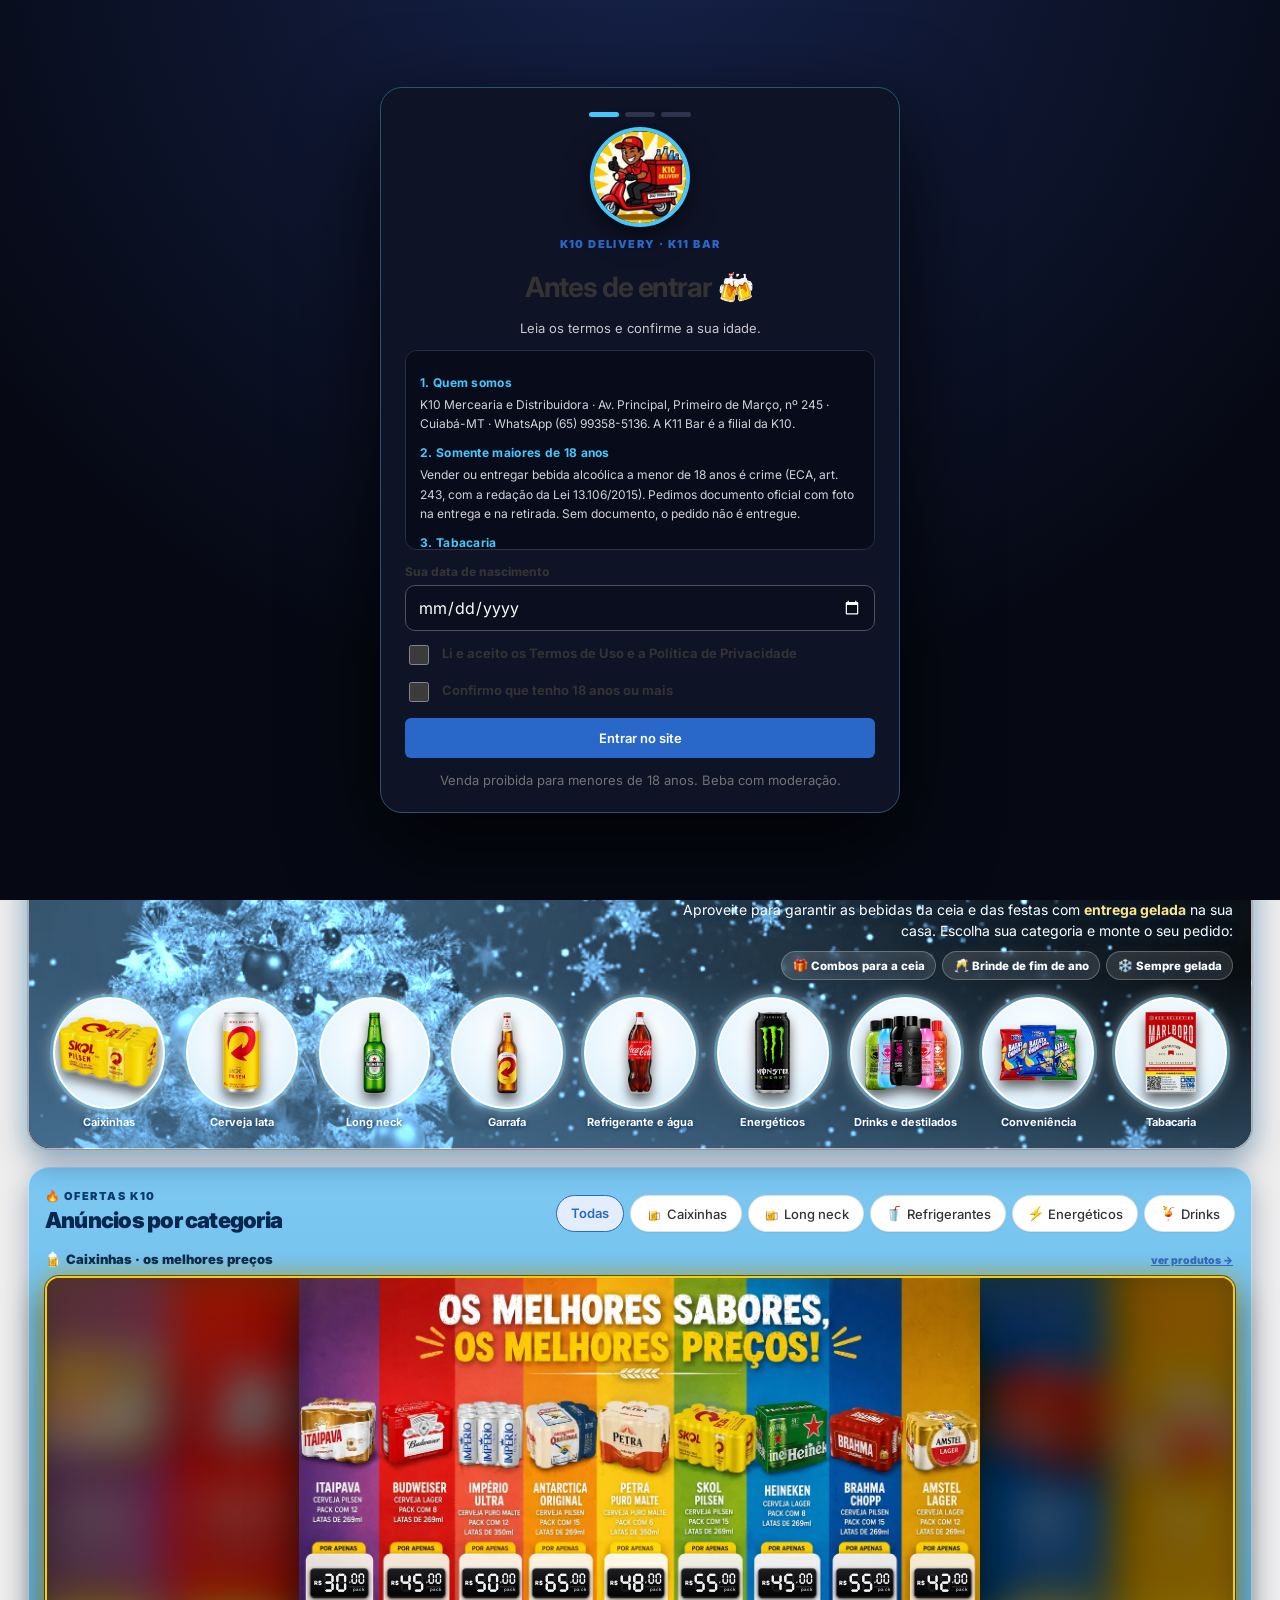
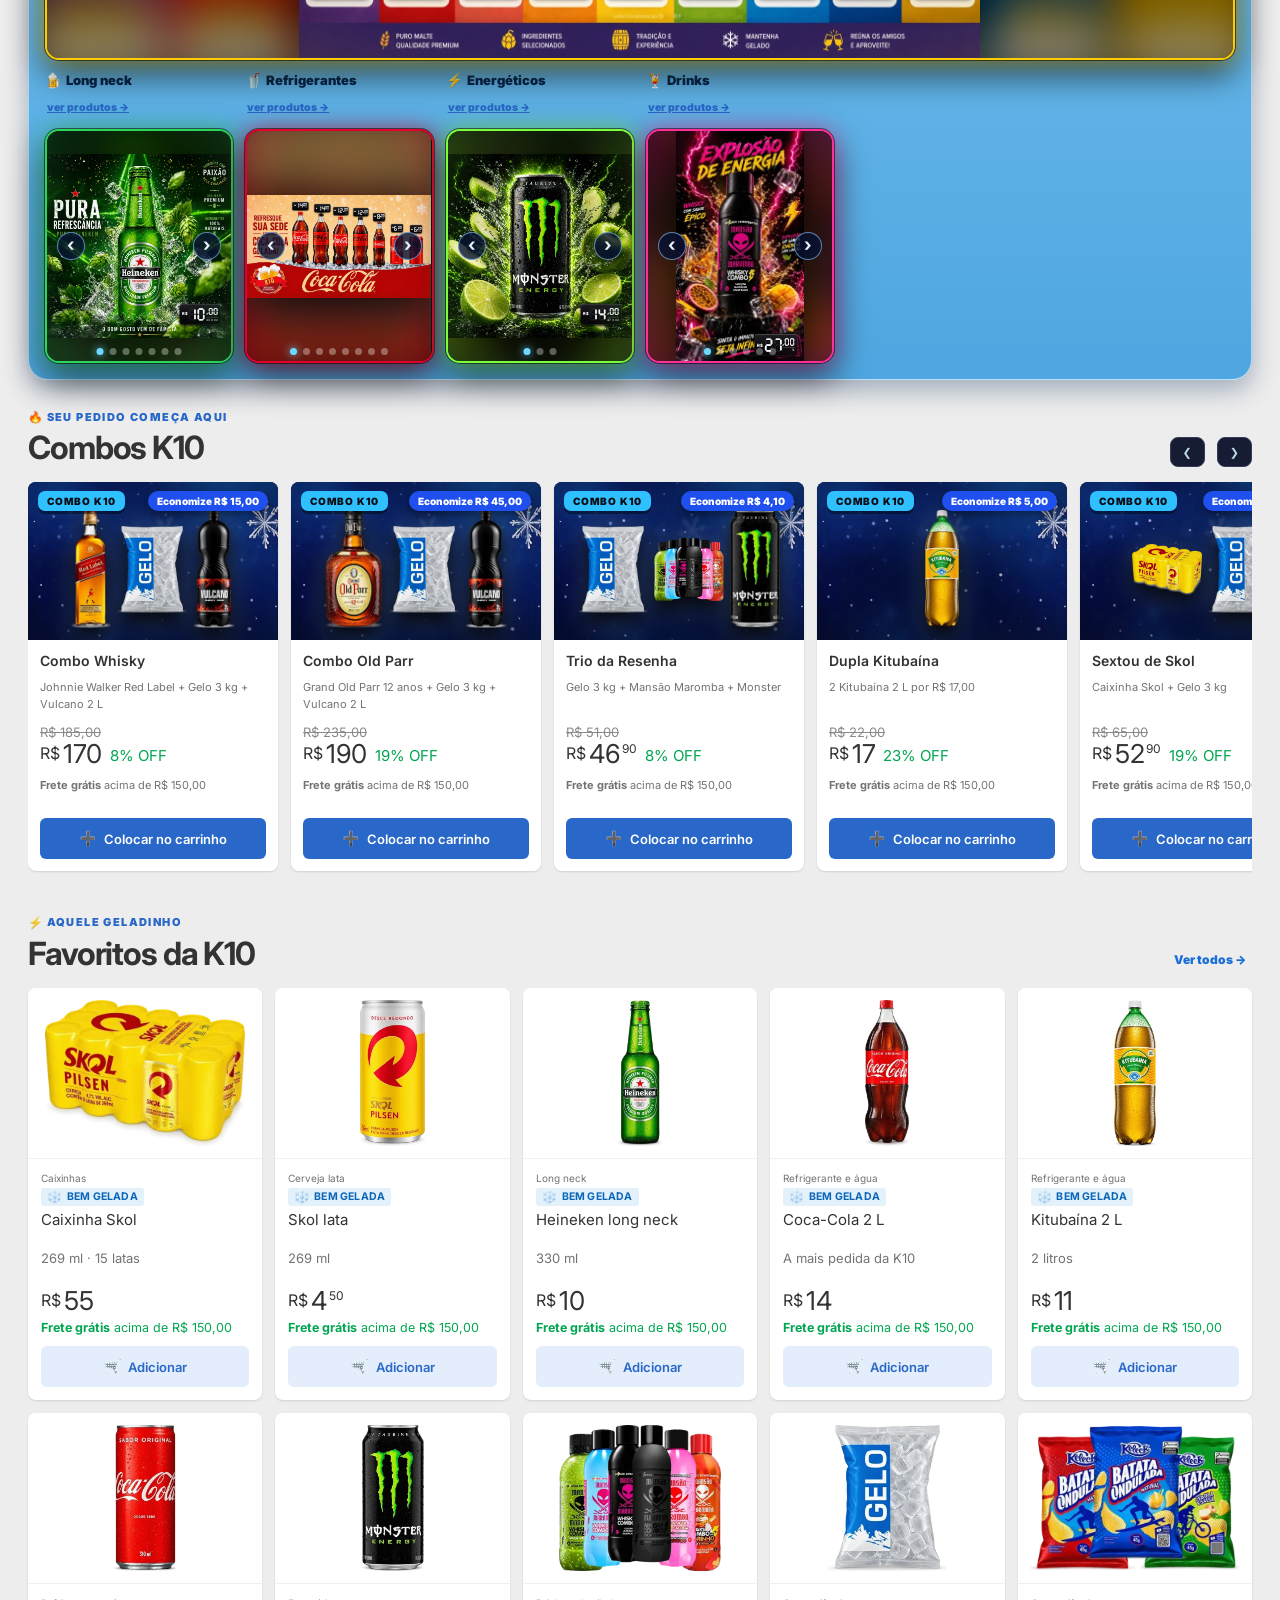
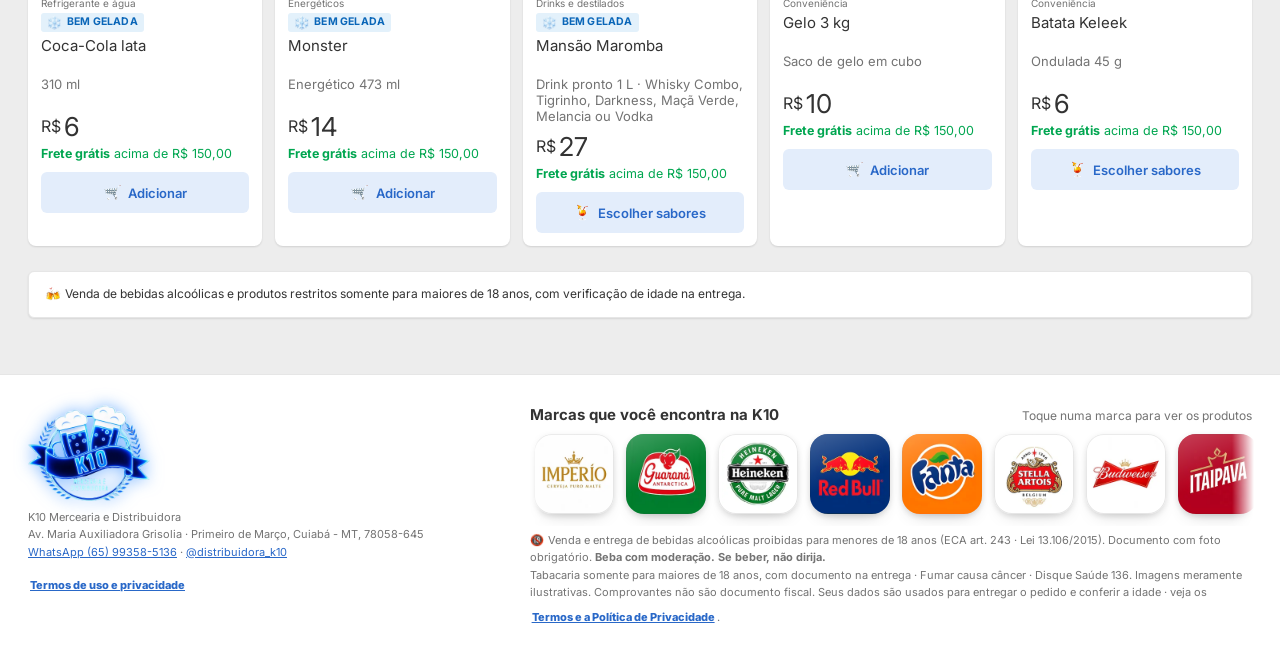
<file: index.html>
<!doctype html><html lang="pt-BR" data-k10-mode="cliente"><head><meta charset="UTF-8"><meta name="viewport" content="width=device-width,initial-scale=1,viewport-fit=cover"><meta name="theme-color" content="#060b1f"><meta name="referrer" content="strict-origin-when-cross-origin"><link rel="icon" href="assets/img/ui/favicon.jpg"><link rel="apple-touch-icon" href="assets/img/ui/favicon.jpg"><link rel="preconnect" href="https://myknerrclisghgmlbgmj.supabase.co" crossorigin><link rel="preconnect" href="https://fonts.googleapis.com"><link rel="preconnect" href="https://fonts.gstatic.com" crossorigin><link href="https://fonts.googleapis.com/css2?family=Inter:wght@400;600;700;800&family=Saira+Condensed:wght@600;700&display=swap" rel="stylesheet"><title>K10 Delivery · Bebida gelada em Cuiabá</title><meta name="description" content="Delivery de bebida gelada em Cuiabá: cervejas, refrigerantes, energéticos, gelo e combos. Entrega rápida ou retirada na loja, pagamento na entrega. Venda proibida para menores de 18 anos."><link rel="canonical" href="https://k10delivery.com.br/"><meta property="og:type" content="website"><meta property="og:locale" content="pt_BR"><meta property="og:site_name" content="K10 Delivery"><meta property="og:title" content="K10 Delivery · Bebida gelada em Cuiabá"><meta property="og:description" content="Delivery de bebida gelada em Cuiabá: cervejas, refrigerantes, energéticos, gelo e combos. Entrega rápida ou retirada na loja, pagamento na entrega. Venda proibida para menores de 18 anos."><meta property="og:url" content="https://k10delivery.com.br/"><meta property="og:image" content="https://k10delivery.com.br/assets/img/ui/og-k10.jpg"><meta property="og:image:width" content="1200"><meta property="og:image:height" content="630"><meta property="og:image:alt" content="K10 Delivery · bebida gelada em casa, em Cuiabá"><meta name="twitter:card" content="summary_large_image"><script type="application/ld+json">{"@context": "https://schema.org", "@type": "LiquorStore", "name": "K10 Delivery", "alternateName": "K10 Mercearia e Distribuidora", "url": "https://k10delivery.com.br/", "image": "https://k10delivery.com.br/assets/img/ui/og-k10.jpg", "logo": "https://k10delivery.com.br/assets/img/ui/favicon.jpg", "telephone": "+55-65-99358-5136", "address": {"@type": "PostalAddress", "streetAddress": "Av. Maria Auxiliadora Grisolia", "addressLocality": "Cuiabá", "addressRegion": "MT", "postalCode": "78058-645", "addressCountry": "BR"}, "openingHoursSpecification": [{"@type": "OpeningHoursSpecification", "dayOfWeek": ["Monday", "Tuesday", "Wednesday", "Thursday", "Friday", "Saturday", "Sunday"], "opens": "09:00", "closes": "03:00"}], "areaServed": {"@type": "City", "name": "Cuiabá"}, "priceRange": "R$", "sameAs": ["https://instagram.com/distribuidora_k10"]}</script><link rel="preload" as="image" href="assets/img/ui/palco-fundo.webp" fetchpriority="high"><link rel="stylesheet" href="assets/css/app.css?v=3f6270b0ca-r1"><link rel="stylesheet" href="assets/css/loja-pausa.css?v=1"><link rel="stylesheet" href="assets/css/pagamento-mp.css?v=1edf7da94a"></head><body><noscript><div style="padding:24px;font-family:sans-serif;background:#fff;color:#111"><h1>K10 Delivery · Bebida gelada em Cuiabá</h1><p>Para fazer seu pedido pelo site, ative o JavaScript do navegador. Se preferir, chame a K10 no WhatsApp (65) 99358-5136.</p><p>Venda de bebidas alcoólicas proibida para menores de 18 anos.</p></div></noscript><div class="demo-strip">⚠️ <b>Sem conexão com a loja agora.</b> Os pedidos não estão sendo enviados. Tente de novo em instantes ou chame a K10 no WhatsApp.</div>
<header class="top"><div class="wrap top-row"><a href="#" class="brand" data-go="home"><img src="assets/img/ui/mascote.jpg" alt="Mascote K10"><div><span class="brand-title">K<b>10</b> DELIVERY</span><span class="brand-sub">PEDIU, CHEGOU GELADA!</span></div></a><label class="search-wrap" aria-label="Buscar produtos">⌕ <input type="search" id="search" placeholder="Buscar bebidas, gelo, combos..."></label><div class="head-actions"><button class="hdr-btn" id="hdrAcc" data-action="account"><b>Criar cadastro</b><small>rápido e grátis</small></button><button class="hdr-btn" id="hdrOrd" data-action="tracking"><b>Pedidos</b><small>Nenhum pedido</small></button><button class="plain-action" data-action="staff">🏢 <span>Empresa</span></button><button class="cart-button" data-action="cart">🛒 Carrinho <span id="cartBadge">0</span></button></div></div></header>
<nav class="nav"><div class="wrap nav-row"><button data-nav="home" data-action="home">🏠 Início</button><button data-nav="catalog" data-action="catalog">📦 Catálogo</button><button data-action="cat" data-value="Caixinhas">🍺 Caixinhas</button><button data-action="cat" data-value="Cerveja lata">🥫 Latinhas</button><button data-action="cat" data-value="Long neck">🍾 Long neck</button><button data-action="cat" data-value="Refrigerantes">🥤 Refrigerantes</button><button data-action="cat" data-value="Energéticos">⚡ Energéticos</button><button data-action="cat" data-value="Água, suco e gelo">🧊 Gelo</button><button data-action="combos">🔥 Combos</button><button data-nav="bingo" data-action="bingo">🎱 Bingo</button><button data-action="account">👤 Minha conta</button><button data-action="staff">🏢 Empresa</button></div></nav>
<main id="app" class="wrap" tabindex="-1"></main>
<footer class="footer"><div class="wrap footer-content" id="footInfo"></div></footer>
<nav class="mobile-nav" aria-label="Navegação rápida"><button data-action="home"><svg class="nv" viewBox="0 0 24 24" aria-hidden="true"><path d="M3 11.5 12 4l9 7.5"/><path d="M5.5 10v9.5h13V10"/><path d="M10 19.5v-5h4v5"/></svg><small>Início</small></button><button data-action="catalog"><svg class="nv" viewBox="0 0 24 24" aria-hidden="true"><path d="M12 3 20.5 7.5v9L12 21l-8.5-4.5v-9z"/><path d="M3.5 7.5 12 12l8.5-4.5"/><path d="M12 12v9"/><path d="m7.8 5.3 8.4 4.5"/></svg><small>Catálogo</small></button><button data-action="cart"><svg class="nv" viewBox="0 0 24 24" aria-hidden="true"><path d="M2.5 4h2.6l2.3 10.5h10.2L20 7.5H6.2"/><circle cx="9.5" cy="18.8" r="1.6"/><circle cx="16.5" cy="18.8" r="1.6"/></svg><small>Carrinho <b id="mobileBadge">0</b></small></button><button data-action="tracking"><svg class="nv" viewBox="0 0 24 24" aria-hidden="true"><path d="M6 3h12v18l-2.2-1.4L13.6 21l-1.6-1.4L10.4 21l-2.2-1.4L6 21z"/><path d="M9 8h6M9 11.5h6M9 15h3.5"/></svg><small>Pedidos<span class="mob-ord" id="mobOrd">Nenhum pedido</span></small></button><button data-action="bingo"><svg class="nv" viewBox="0 0 24 24" aria-hidden="true"><circle cx="12" cy="12" r="8.5"/><circle cx="12" cy="12" r="4"/><circle cx="12" cy="10.6" r="1.15"/><circle cx="12" cy="13.5" r="1.4"/><path d="M5.5 7.5c1.5-1.7 3.8-2.8 6.5-2.8"/></svg><small>Bingo</small></button><button data-action="staff"><svg class="nv" viewBox="0 0 24 24" aria-hidden="true"><path d="M4 20.5V6l8-3 8 3v14.5"/><path d="M9 20.5v-5h6v5M8 9h2M14 9h2M8 12.5h2M14 12.5h2"/></svg><small>Empresa</small></button></nav>
<div id="modal" hidden></div><div id="toast" class="toast" role="status" hidden></div><div id="receipt-print" class="receipt"></div>
<script src="k10-config.js"></script><script src="assets/js/catalogo.js?v=509eee5303"></script><script src="assets/js/pagamento-mp.js?v=0ea5ae5c76"></script><script src="assets/js/app.js?v=46dc4a814c-r1"></script><script src="assets/js/loja-pausa.js?v=1"></script></body></html>
</file>
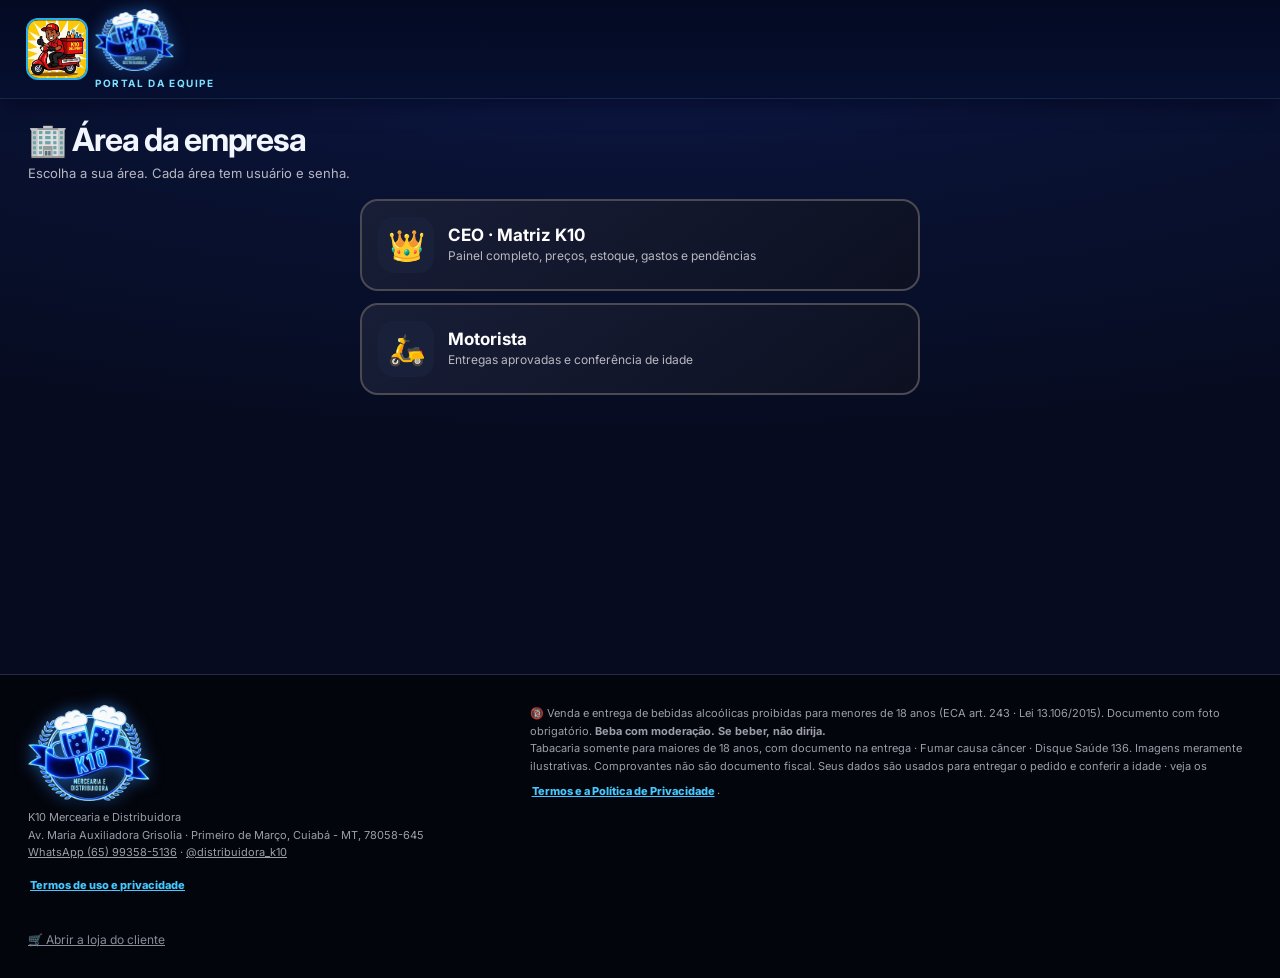
<file: equipe-c2d62835e4.html>
<!doctype html><html lang="pt-BR" data-k10-mode="equipe"><head><meta charset="UTF-8"><meta name="viewport" content="width=device-width,initial-scale=1,viewport-fit=cover"><meta name="theme-color" content="#060b1f"><meta name="referrer" content="strict-origin-when-cross-origin"><link rel="icon" href="assets/img/ui/favicon.jpg"><link rel="apple-touch-icon" href="assets/img/ui/favicon.jpg"><link rel="preconnect" href="https://myknerrclisghgmlbgmj.supabase.co" crossorigin><link rel="preconnect" href="https://fonts.googleapis.com"><link rel="preconnect" href="https://fonts.gstatic.com" crossorigin><link href="https://fonts.googleapis.com/css2?family=Inter:wght@400;600;700;800&family=Saira+Condensed:wght@600;700&display=swap" rel="stylesheet"><meta name="robots" content="noindex,nofollow,noarchive"><title>Portal da equipe · K10</title><link rel="stylesheet" href="assets/css/app.css?v=3f6270b0ca"><link rel="stylesheet" href="assets/css/loja-pausa.css?v=1"><link rel="stylesheet" href="assets/css/pagamento-mp.css?v=1edf7da94a"></head><body><div class="demo-strip">⚠️ <b>Sem conexão com a loja agora.</b> Os pedidos não estão sendo enviados. Tente de novo em instantes ou chame a K10 no WhatsApp.</div>
<header class="top"><div class="wrap top-row"><a href="#" class="brand" data-go="home"><img src="assets/img/ui/mascote.jpg" alt="Mascote K10"><div><span class="brand-title">K<b>10</b> DELIVERY</span><span class="brand-sub">PEDIU, CHEGOU GELADA!</span></div></a><label class="search-wrap" aria-label="Buscar produtos">⌕ <input type="search" id="search" placeholder="Buscar bebidas, gelo, combos..."></label><div class="head-actions"><button class="hdr-btn" id="hdrAcc" data-action="account"><b>Criar cadastro</b><small>rápido e grátis</small></button><button class="hdr-btn" id="hdrOrd" data-action="tracking"><b>Pedidos</b><small>Nenhum pedido</small></button><button class="plain-action" data-action="staff">🏢 <span>Empresa</span></button><button class="cart-button" data-action="cart">🛒 Carrinho <span id="cartBadge">0</span></button></div></div></header>
<nav class="nav"><div class="wrap nav-row"><button data-nav="home" data-action="home">🏠 Início</button><button data-nav="catalog" data-action="catalog">📦 Catálogo</button><button data-action="cat" data-value="Caixinhas">🍺 Caixinhas</button><button data-action="cat" data-value="Cerveja lata">🥫 Latinhas</button><button data-action="cat" data-value="Long neck">🍾 Long neck</button><button data-action="cat" data-value="Refrigerantes">🥤 Refrigerantes</button><button data-action="cat" data-value="Energéticos">⚡ Energéticos</button><button data-action="cat" data-value="Água, suco e gelo">🧊 Gelo</button><button data-action="combos">🔥 Combos</button><button data-nav="bingo" data-action="bingo">🎱 Bingo</button><button data-action="account">👤 Minha conta</button><button data-action="staff">🏢 Empresa</button></div></nav>
<main id="app" class="wrap" tabindex="-1"></main>
<footer class="footer"><div class="wrap footer-content" id="footInfo"></div></footer>
<nav class="mobile-nav" aria-label="Navegação rápida"><button data-action="home"><svg class="nv" viewBox="0 0 24 24" aria-hidden="true"><path d="M3 11.5 12 4l9 7.5"/><path d="M5.5 10v9.5h13V10"/><path d="M10 19.5v-5h4v5"/></svg><small>Início</small></button><button data-action="catalog"><svg class="nv" viewBox="0 0 24 24" aria-hidden="true"><path d="M12 3 20.5 7.5v9L12 21l-8.5-4.5v-9z"/><path d="M3.5 7.5 12 12l8.5-4.5"/><path d="M12 12v9"/><path d="m7.8 5.3 8.4 4.5"/></svg><small>Catálogo</small></button><button data-action="cart"><svg class="nv" viewBox="0 0 24 24" aria-hidden="true"><path d="M2.5 4h2.6l2.3 10.5h10.2L20 7.5H6.2"/><circle cx="9.5" cy="18.8" r="1.6"/><circle cx="16.5" cy="18.8" r="1.6"/></svg><small>Carrinho <b id="mobileBadge">0</b></small></button><button data-action="tracking"><svg class="nv" viewBox="0 0 24 24" aria-hidden="true"><path d="M6 3h12v18l-2.2-1.4L13.6 21l-1.6-1.4L10.4 21l-2.2-1.4L6 21z"/><path d="M9 8h6M9 11.5h6M9 15h3.5"/></svg><small>Pedidos<span class="mob-ord" id="mobOrd">Nenhum pedido</span></small></button><button data-action="bingo"><svg class="nv" viewBox="0 0 24 24" aria-hidden="true"><circle cx="12" cy="12" r="8.5"/><circle cx="12" cy="12" r="4"/><circle cx="12" cy="10.6" r="1.15"/><circle cx="12" cy="13.5" r="1.4"/><path d="M5.5 7.5c1.5-1.7 3.8-2.8 6.5-2.8"/></svg><small>Bingo</small></button><button data-action="staff"><svg class="nv" viewBox="0 0 24 24" aria-hidden="true"><path d="M4 20.5V6l8-3 8 3v14.5"/><path d="M9 20.5v-5h6v5M8 9h2M14 9h2M8 12.5h2M14 12.5h2"/></svg><small>Empresa</small></button></nav>
<div id="modal" hidden></div><div id="toast" class="toast" role="status" hidden></div><div id="receipt-print" class="receipt"></div>
<script src="k10-config.js"></script><script src="assets/js/vendor/jszip.min.js?v=0245858f93"></script><script src="assets/js/catalogo.js?v=509eee5303"></script><script src="assets/js/pagamento-mp.js?v=0ea5ae5c76"></script><script src="assets/js/app.js?v=46dc4a814c"></script><script src="assets/js/loja-pausa.js?v=1"></script></body></html>
</file>
<file: assets/css/app.css>
:root{--gold:#2ec0ff;--red:#1f4fed;--dark:#070a17;--dark2:#0f1428;--line:#212741;--muted:#a9abb5;--surface:#13192f;--cream:#e9f2f6;--good:#2ec38b;--radius:18px;font-family:Inter,system-ui,-apple-system,Segoe UI,Arial,sans-serif;color:#f7f7f8;background:#090d1c; font-synthesis:none}*{box-sizing:border-box}html{scroll-behavior:smooth}body{margin:0;min-width:300px}button,input,select,textarea{font:inherit}button{cursor:pointer}button:disabled{cursor:not-allowed;opacity:.42}a{color:inherit;text-decoration:none}img{max-width:100%;display:block}h1,h2,h3,p{margin:0}h1{letter-spacing:-.04em}h2{font-size:clamp(24px,2.7vw,32px);letter-spacing:-.035em}button:focus-visible,input:focus-visible,select:focus-visible,textarea:focus-visible{outline:3px solid #fff;outline-offset:2px}.wrap{width:min(100%,1280px);margin:auto;padding-inline:clamp(13px,2.4vw,28px)}.demo-strip{padding:9px 14px;text-align:center;background:#202639;color:#9de2ff;font-size:12px;font-weight:700;border-bottom:1px solid #1e4454}.top{background:#050812;position:sticky;top:0;z-index:30;box-shadow:0 6px 22px #00000066}.top-row{display:flex;align-items:center;gap:16px;min-height:86px}.brand{display:flex;align-items:center;gap:9px;min-width:222px}.brand img{width:58px;height:58px;object-fit:cover;border-radius:10px;box-shadow:0 0 0 2px #26afea}.brand-title{font-weight:1000;font-style:italic;font-size:26px;letter-spacing:-1px;line-height:.95}.brand-title b{color:var(--gold)}.brand-sub{display:block;font-size:10px;color:#bcc6e9;font-style:normal;font-weight:700;letter-spacing:1.4px;margin-top:6px}.search-wrap{display:flex;gap:10px;align-items:center;border:1px solid #5d5b61;background:linear-gradient(160deg,#272d47,#161c33);height:48px;border-radius:24px;padding:0 17px;flex:1;min-width:120px;color:var(--gold)}.search-wrap input{flex:1;min-width:0;border:0;outline:0;color:white;background:transparent;font-size:14px}.search-wrap input::placeholder{color:#b7b8c0}.head-actions{display:flex;gap:8px;align-items:center}.plain-action{border:1px solid #272d47;color:#ddd;background:transparent;border-radius:12px;padding:11px;font-size:12px;font-weight:800;white-space:nowrap}.cart-button{background:var(--gold);border:0;color:#0b0e16;border-radius:12px;padding:13px 16px;font-size:13px;font-weight:950;white-space:nowrap}.cart-button span{background:#1e4ce4;color:white;border-radius:100px;padding:3px 7px;margin-left:5px}.nav{background:linear-gradient(90deg,#0d36be,#2659ff 52%,#0c32ad);box-shadow:inset 0 1px #5c82ff}.nav-row{display:flex;overflow-x:auto;scrollbar-width:none}.nav-row::-webkit-scrollbar{display:none}.nav button{border:0;background:none;color:white;padding:13px 15px;font-size:12px;font-weight:900;white-space:nowrap}.nav button:hover,.nav button.active{background:var(--gold);color:#0b0e16;border-radius:7px 7px 0 0}#app{min-height:64vh}.page{padding-block:22px 56px}.hero{position:relative;min-height:360px;overflow:hidden;border-radius:23px;display:grid;grid-template-columns:1fr .95fr;isolation:isolate;background:linear-gradient(100deg,#04060fee 1%,#170b14d9 45%,#10111a55 100%),url("../img/ui/hero-atmosfera.webp") center / cover no-repeat,linear-gradient(120deg,#04060f,#0d1224 60%,#10111b);border:1px solid #1d4674;box-shadow:0 18px 45px #00000099}.hero::before{content:"";position:absolute;inset:0;background:radial-gradient(circle at 12% 22%,#fff8 1px,transparent 3px),radial-gradient(circle at 65% 39%,#fff5 1.5px,transparent 3px),radial-gradient(circle at 27% 78%,#fff3 1px,transparent 4px);background-size:32px 38px,70px 69px,47px 60px;opacity:.5;z-index:-1}.hero:after{content:"";position:absolute;inset:auto -8% -32% 37%;height:66%;background:radial-gradient(ellipse,#caf0ff66,transparent 65%);filter:blur(12px);z-index:-1}.hero-left{padding:34px clamp(25px,4vw,54px);display:flex;flex-direction:column;justify-content:center;align-items:start;gap:16px;z-index:4}.tagline{display:inline-flex;align-items:center;gap:7px;background:#131b34;color:#54ccff;border:1px solid #1e789e;border-radius:100px;padding:8px 14px;font-size:11px;font-weight:950;letter-spacing:1px}.hero h1{font-size:clamp(43px,5.9vw,81px);font-weight:1000;line-height:.96;text-transform:uppercase;text-shadow:0 4px #04060f}.hero h1 em{font-style:normal;color:var(--gold)}.hero h1 strong{color:#3766ff}.hero p{font-size:15px;color:#d9e6f4;line-height:1.55}.hero-ctas{display:flex;gap:10px;flex-wrap:wrap}.button{display:inline-flex;align-items:center;justify-content:center;gap:7px;padding:12px 18px;border:0;border-radius:11px;font-weight:900;font-size:13px;background:var(--gold);color:#10131d;text-align:center;transition:transform .15s,filter .15s}.button:hover{transform:translateY(-1px);filter:brightness(1.09)}.button.red{background:var(--red);color:white}.button.dark{background:#1b213a;color:white;border:1px solid #494a55}.button.outline{background:transparent;border:1px solid #777682;color:white}.button.light{background:white;color:#0b0f1f}.button.small{padding:8px 11px;font-size:11px;border-radius:8px}.button.block{width:100%}.hero-art{position:relative;min-height:350px;overflow:hidden}.glow{position:absolute;inset:0;background:radial-gradient(circle at 47% 65%,#ffffff47,transparent 51%)}.hero-art img{position:absolute;height:72%;width:auto;object-fit:contain;filter:drop-shadow(3px 23px 11px #000000bb) saturate(1.3) contrast(1.03)}.hero-art img:nth-child(2){left:5%;bottom:2%;transform:rotate(-12deg);height:73%;z-index:2}.hero-art img:nth-child(3){left:29%;bottom:0;transform:scale(1.17);height:78%;z-index:4}.hero-art img:nth-child(4){right:13%;bottom:4%;height:81%;transform:rotate(9deg);z-index:3}.hero-art img:nth-child(5){right:0;bottom:7%;height:66%;z-index:1}.ice-ground{position:absolute;left:-10%;right:-10%;bottom:-2%;height:33%;background:radial-gradient(ellipse at 50% 100%,#b9e9fdad,transparent 64%),repeating-linear-gradient(150deg,#d9fbff10 0 9px,transparent 9px 35px);filter:blur(5px);z-index:3;pointer-events:none}.hero-sticker{position:absolute;right:25px;top:17px;z-index:5;background:var(--gold);color:#080b19;padding:12px 15px;border-radius:8px;font-weight:1000;transform:rotate(5deg);font-size:15px;box-shadow:3px 6px #00000088;line-height:1.3}.quick-benefits{display:grid;grid-template-columns:repeat(4,1fr);gap:10px;margin:15px 0 27px}.quick-benefits article{border:1px solid #2e354f;border-radius:12px;background:#12182e;padding:14px;display:flex;gap:11px;align-items:center}.quick-benefits b{display:block;font-size:12px}.quick-benefits span{font-size:23px;color:var(--gold)}.quick-benefits small{display:block;color:#bbbcc6;font-size:10px;margin-top:4px}.section-heading{display:flex;justify-content:space-between;gap:14px;align-items:end;margin:30px 0 15px}.section-heading small,.eyebrow{display:block;color:var(--gold);font-size:11px;font-weight:1000;letter-spacing:1.4px;text-transform:uppercase;margin-bottom:4px}.section-heading .mini-link{font-size:12px;color:var(--gold);border:0;background:transparent;font-weight:900}.categories{display:grid;grid-template-columns:repeat(9,minmax(0,1fr));gap:9px}.category-bubble{border:0;background:transparent;color:#fff;display:flex;align-items:center;gap:6px;flex-direction:column;min-width:0}.category-circle{width:min(100%,120px);aspect-ratio:1;border:2px solid var(--gold);border-radius:50%;display:flex;align-items:center;justify-content:center;position:relative;background:radial-gradient(circle at 50% 16%,#363c55,#0c1123 76%);overflow:hidden;box-shadow:0 0 0 3px #00000055}.category-circle img{width:77%;height:70%;object-fit:contain;filter:drop-shadow(0 7px 6px #00000099)}.category-bubble:nth-child(1) img{width:92%}.category-circle b{position:absolute;left:2px;right:2px;bottom:5px;z-index:4;background:#04060eb9;padding:3px 1px;border-radius:6px;font-size:10px;white-space:normal;line-height:1.14;text-shadow:0 2px #000000}.category-circle:after{content:"";position:absolute;bottom:0;left:0;right:0;height:22%;background:linear-gradient(transparent,#04060dbd)}.category-bubble b{font-size:11px;color:#f0f5f7;line-height:1.3;text-align:center}.category-bubble:hover .category-circle{box-shadow:0 0 0 3px var(--red)}.combo-rail{display:flex;gap:13px;overflow-x:auto;scroll-snap-type:x mandatory;padding-bottom:14px;scrollbar-width:thin;scrollbar-color:#2e4aa4 transparent}.combo-rail::-webkit-scrollbar{height:7px}.combo-rail::-webkit-scrollbar-thumb{background:#2e4695;border-radius:20px}.combo-card{flex:0 0 250px;scroll-snap-align:start;border:1px solid #2f3a60;border-radius:15px;background:linear-gradient(155deg,#161b32,#0a0d1c);overflow:hidden;display:flex;flex-direction:column}.combo-art{height:139px;display:flex;align-items:center;justify-content:center;gap:0;position:relative;background:radial-gradient(circle at 50% 100%,#2c78cf6e,transparent 75%),linear-gradient(135deg,#202639,#141821)}.combo-art img{height:114px;max-width:43%;width:auto;object-fit:contain;filter:drop-shadow(0 7px 8px #000000aa);margin:0 -12px}.combo-art img:nth-child(2){transform:translateY(4px) scale(1.08);z-index:2}.combo-info{padding:12px;flex:1;display:flex;flex-direction:column;gap:8px}.combo-info h3{font-size:14px;line-height:1.35}.combo-info p{color:#bbb0af;font-size:11px;line-height:1.5;min-height:33px}.combo-info .price{color:var(--gold);font-size:24px;font-weight:1000}.combo-info .price small{font-size:11px;color:#aec6e2;text-decoration:line-through;font-weight:400}.combo-info .button{margin-top:auto}.combo-note{font-size:10px;color:#8eb6e4}.products{display:grid;grid-template-columns:repeat(5,minmax(0,1fr));gap:13px}.product-card{background:#fff;border-radius:15px;overflow:hidden;display:flex;flex-direction:column;min-width:0;color:#0e1327;box-shadow:0 6px 23px #00000044}.product-photo{height:171px;position:relative;display:flex;align-items:center;justify-content:center;overflow:hidden;background:radial-gradient(circle at 50% 20%,#ffffff,#ebf6fe 76%,#cfe5f1)}.product-photo:after{content:"";position:absolute;left:0;right:0;bottom:0;height:30%;background:linear-gradient(transparent,#b4e9ff56);pointer-events:none}.product-photo img{width:90%;height:94%;object-fit:contain;filter:drop-shadow(0 9px 5px #23384c47)}.badge-cold{position:absolute;top:8px;left:8px;font-size:10px;font-weight:900;background:#e4f7ff;color:#266786;border-radius:20px;padding:5px 8px;z-index:2}.product-content{padding:13px;display:flex;flex:1;flex-direction:column;gap:7px}.product-content small{color:#3168a6;text-transform:uppercase;font-size:10px;font-weight:900}.product-content h3{font-size:13px;line-height:1.4;min-height:36px}.product-content .desc{font-size:11px;color:#777;min-height:28px}.product-content .price{font-size:24px;font-weight:1000;color:#1b4ae5;margin-top:auto}.product-content .button{width:100%}.notice{padding:13px 16px;border:1px solid #234b5c;background:#1a1f30;color:#a0e2ff;border-radius:12px;font-size:12px;line-height:1.55}.notice.good{background:#142d26;border-color:#276448;color:#b3eed4}.notice.red{background:#1b2136;border-color:#2e4591;color:#b5c6ff}.page-title{margin-bottom:18px}.page-title p{font-size:13px;color:#b7b7c0;margin-top:6px}.toolbar{display:flex;flex-wrap:wrap;gap:9px;align-items:center;justify-content:space-between;margin:17px 0}.filter-pills{display:flex;overflow-x:auto;gap:8px;padding:0 0 12px}.filter-pills button,.tab-bar button{font-size:12px;padding:9px 13px;border:1px solid #3b4158;background:#161c33;border-radius:9px;color:#e5e4e2;white-space:nowrap;font-weight:800}.filter-pills button.active,.tab-bar button.active{background:var(--gold);color:#0d1224;border-color:var(--gold)}.panel{background:var(--surface);border:1px solid #282f49;border-radius:16px;padding:22px;min-width:0}.panel h3{font-size:18px;margin-bottom:11px}.panel p{line-height:1.55}.grid2{display:grid;grid-template-columns:repeat(2,minmax(0,1fr));gap:15px}.grid3{display:grid;grid-template-columns:repeat(3,minmax(0,1fr));gap:13px}.stack{display:grid;gap:13px}.field{display:flex;flex-direction:column;gap:6px;font-size:12px;font-weight:800;color:#dbd9de;min-width:0}.field input,.field select,.field textarea,select.input,input.input{background:#0a0e1e;color:#fff;border:1px solid #50515a;border-radius:10px;padding:11px 12px;width:100%;min-width:0;outline-offset:2px}.field textarea{resize:vertical;min-height:70px}.field small{font-size:10px;color:#aaa;font-weight:500}.form-actions{display:flex;gap:9px;flex-wrap:wrap;align-items:center}.muted{color:#b5b4bb}.tiny{font-size:11px}.pill{display:inline-block;font-weight:900;padding:5px 9px;border-radius:50px;background:#282e48;color:#bdd2ff;font-size:10px}.pill.ok{background:#1d4937;color:#a7ffcd}.pill.warning{background:#493721;color:#ffe29f}.pill.bad{background:#53272b;color:#ffb4bd}.table-wrap{overflow-x:auto;max-width:100%;scrollbar-color:#9b9a94 transparent}.data-table{border-collapse:collapse;width:100%;min-width:620px;font-size:12px}.data-table th{background:#1e243e;white-space:nowrap;color:#bcebff;text-transform:uppercase;letter-spacing:.35px;font-size:10px;text-align:left}.data-table td,.data-table th{padding:11px 12px;border-bottom:1px solid #2b314b;vertical-align:middle}.data-table td{color:#e8e8ed}.data-table td img{width:34px;height:43px;object-fit:contain;display:inline-block;vertical-align:middle}.data-table input{background:#070a17;border:1px solid #52525b;border-radius:7px;color:white;padding:8px;width:91px}.kpi-grid{display:grid;grid-template-columns:repeat(4,minmax(0,1fr));gap:12px;margin:18px 0}.kpi{background:#141a30;border:1px solid #313851;border-radius:14px;padding:17px}.kpi small{display:block;color:#b3b3be;font-size:11px}.kpi strong{display:block;margin:9px 0 2px;font-size:clamp(19px,2.2vw,28px);letter-spacing:-.03em}.kpi span{font-size:11px;color:#8ec0d6}.tab-bar{display:flex;gap:8px;overflow-x:auto;white-space:nowrap;padding:10px 0 15px;scrollbar-width:thin}.table-actions{display:flex;align-items:center;gap:6px}.mini-btn{color:#8dd7f7;border:1px solid #58525a;background:#181e35;border-radius:8px;padding:7px 9px;font-size:11px;font-weight:800;white-space:nowrap}.staff-header{display:flex;align-items:center;gap:13px;justify-content:space-between;flex-wrap:wrap}.staff-header h1{font-size:26px}.staff-header p{color:#afaeb9;font-size:12px;margin-top:6px}.users-grid{display:grid;grid-template-columns:repeat(2, minmax(0,1fr));gap:13px}.role-card{border:1px solid #605f65;border-radius:17px;padding:20px;background:linear-gradient(145deg,#1b223b,#0d1224);text-align:left;color:#fff;display:flex;flex-direction:column;gap:10px}.role-card strong{font-size:22px;color:var(--gold)}.role-card small{color:#bebcc2}.role-card.k11{border-color:#2e4bab}.role-card.k11 strong{color:#5d83ff}.cart-layout{display:grid;grid-template-columns:minmax(0,1.55fr) minmax(290px,.8fr);gap:17px}.line-item{display:flex;gap:13px;align-items:center;border-bottom:1px solid #2e354f;padding:13px 0}.line-item img{width:67px;height:68px;object-fit:contain;background:#202741;border-radius:9px}.line-item strong{font-size:13px}.line-item small{display:block;color:#b5b5bd;margin-top:4px}.line-item .details{flex:1}.quantity{display:flex;align-items:center;gap:11px}.quantity button{background:#2d344e;color:white;border:1px solid #65656c;border-radius:7px;width:29px;height:29px}.summary{display:flex;justify-content:space-between;gap:20px;padding:9px 0;font-size:13px}.summary.total{font-size:21px;font-weight:1000;border-top:1px solid #4d4d57;margin-top:12px;padding-top:17px;color:var(--gold)}.empty-state{text-align:center;padding:58px 24px;color:#c3c1c2}.empty-state strong{display:block;font-size:24px;color:white;margin-bottom:9px}.empty-state p{margin-bottom:16px}.staff-layout{display:grid;grid-template-columns:1fr;gap:16px}.two-column{display:grid;grid-template-columns:1.1fr .9fr;gap:15px}.status{font-size:10px;font-weight:900;padding:5px 8px;background:#2a314b;border-radius:100px;white-space:nowrap}.status.aprovado,.status.retirado,.status.entregue{color:#b8ffcf;background:#1f4930}.status.pendente{color:#8adcff;background:#1a4557}.status.cancelado{color:#ffc9d1;background:#56202b}.login-footer{padding:28px 0 95px;text-align:center;color:#a6a4af;font-size:11px;line-height:1.7}.footer{background:#03050c;border-top:1px solid #252b45}.footer-content{padding-block:30px;display:grid;grid-template-columns:1fr 1.5fr;gap:20px;align-items:center}.footer-content p{font-size:11px;color:#9e9eaa;line-height:1.6}.mobile-nav{display:none}.modal-layer{position:fixed;inset:0;background:#000000cc;z-index:80;display:flex;align-items:center;justify-content:center;padding:15px}.modal{width:min(100%,710px);max-height:92vh;overflow-y:auto;background:#13192f;border:1px solid #4d88a1;border-radius:18px;padding:23px;box-shadow:0 25px 100px #000000dd}.modal-head{display:flex;justify-content:space-between;gap:20px;align-items:center;margin-bottom:17px}.modal-head h2{font-size:22px}.x-btn{border:0;background:#303650;color:white;border-radius:9px;padding:8px 12px;font-size:20px}.toast{position:fixed;right:20px;bottom:22px;background:#245139;border:1px solid #3dab6d;border-radius:12px;color:#fff;z-index:150;padding:14px 18px;font-size:13px;font-weight:800;box-shadow:0 7px 30px #0008;max-width:min(440px,calc(100vw - 32px))}.toast.err{background:#7d2334;border-color:#d33956}.receipt{display:none}.receipt-preview{font-family:ui-monospace,SFMono-Regular,Consolas,monospace;background:#f3f6f7;color:black;padding:18px;max-width:370px;margin:12px auto;line-height:1.5;font-size:12px}.receipt-preview h2{text-align:center;font-size:18px}.receipt-preview hr{border:0;border-top:1px dashed #666;margin:9px 0}.track-line{display:flex;gap:6px;flex-wrap:wrap;margin-top:15px}.track-line span{font-size:11px;padding:9px;border-radius:8px;background:#222943;color:#bbb}.track-line span.done{color:#cff8d9;background:#22513c}.spark-bars{display:flex;align-items:end;height:140px;gap:9px}.spark-bars div{flex:1;border-radius:5px 5px 0 0;background:linear-gradient(#49c8ff,#2950ce);min-height:2px}.stock-grid{display:grid;grid-template-columns:repeat(2,minmax(0,1fr));gap:14px}.marquee-cues{display:flex;gap:12px}.marquee-cues button{padding:7px 12px;border:1px solid #363c55;background:#161c34;color:#badae8;border-radius:8px}.file-note{background:#1f3140;border:1px solid #395d7d;padding:14px;border-radius:11px;color:#cbeafa;font-size:12px;line-height:1.55}.dashboard-sub{color:var(--gold);margin:25px 0 10px;font-size:18px}.page-summary{font-size:13px;line-height:1.55;color:#b7b5c0;margin:7px 0 15px}.table-price{font-weight:900;color:#62d0ff}.red-text{color:#ff737d}.green-text{color:#78ecae}.logo-text{font-weight:1000;color:var(--gold)}.mobile-only{display:none}
@media(max-width:1100px){.categories{grid-template-columns:repeat(5,minmax(0,1fr))}.products{grid-template-columns:repeat(4,minmax(0,1fr))}.plain-action span{display:none}.brand{min-width:176px}.brand-title{font-size:23px}.head-actions{gap:5px}}
@media(max-width:740px){.top{position:relative}.top-row{display:grid;grid-template-columns:1fr auto;gap:8px;padding-block:10px;min-height:116px}.brand{min-width:0}.brand img{height:46px;width:46px}.brand-title{font-size:20px}.brand-sub{font-size:8px;letter-spacing:.6px}.plain-action{display:none}.search-wrap{grid-column:1/-1;grid-row:2;width:100%;height:43px}.nav{display:none}.page{padding-block:15px 55px}.hero{grid-template-columns:1fr;border-radius:16px;min-height:0}.hero-left{padding:24px 22px 6px;gap:12px}.hero h1{font-size:clamp(40px,10vw,61px)}.hero p{font-size:12px}.hero-art{min-height:208px;height:220px}.hero-art img:nth-child(2){left:9%;height:94%;bottom:-10%}.hero-art img:nth-child(3){left:28%;height:100%;bottom:-9%}.hero-art img:nth-child(4){right:10%;height:104%;bottom:-12%}.hero-art img:nth-child(5){right:0;height:88%;bottom:-9%}.hero-sticker{right:12px;top:12px;font-size:10px;padding:8px}.quick-benefits{grid-template-columns:repeat(2,minmax(0,1fr));gap:8px}.quick-benefits article{padding:10px}.quick-benefits span{font-size:18px}.quick-benefits b{font-size:10px}.quick-benefits small{font-size:9px}.categories{grid-template-columns:repeat(4,minmax(0,1fr));gap:10px}.category-bubble b{font-size:9px}.category-circle b{font-size:9px}.category-circle{width:100%}.combo-card{flex-basis:228px}.products{grid-template-columns:repeat(2,minmax(0,1fr));gap:9px}.product-photo{height:150px}.product-content{padding:10px}.product-content .price{font-size:20px}.section-heading{margin:24px 0 12px}.section-heading h2{font-size:23px}.grid2,.grid3,.two-column,.cart-layout,.stock-grid{grid-template-columns:minmax(0,1fr)}.kpi-grid{grid-template-columns:repeat(2,minmax(0,1fr));gap:8px}.kpi{padding:13px}.kpi strong{font-size:21px}.panel{padding:15px}.users-grid{grid-template-columns:1fr}.footer-content{grid-template-columns:1fr;padding-bottom:105px}.mobile-nav{display:grid;grid-template-columns:repeat(6,minmax(0,1fr));position:fixed;bottom:0;left:0;right:0;z-index:40;background:#070a15;border-top:1px solid #363c54;box-shadow:0 -6px 23px #000000aa;padding:9px 4px max(9px,env(safe-area-inset-bottom))}.mobile-nav button{background:none;border:0;color:#fff;display:flex;flex-direction:column;align-items:center;font-size:20px;gap:3px}.mobile-nav small{font-size:10px;font-weight:800}.toast{bottom:85px;left:13px;right:13px}.modal{padding:15px}.mobile-only{display:block}}
@media(max-width:385px){.hero h1{font-size:39px}.category-bubble b{font-size:8px}.category-circle b{font-size:8px}.brand-title{font-size:18px}.cart-button{padding:10px;font-size:11px}.product-photo{height:135px}.product-content h3{font-size:12px}.product-content .price{font-size:19px}}
@media(prefers-reduced-motion:reduce){*{animation:none!important;scroll-behavior:auto!important;transition:none!important}}
@media print{body{background:white!important;color:black!important}body>*:not(#receipt-print){display:none!important}#receipt-print{display:block!important;position:static!important;color:#000000!important;background:white!important;width:80mm!important;max-width:80mm!important;margin:0!important;padding:4mm!important;font-size:11px!important;line-height:1.45!important;font-family:monospace!important}#receipt-print *{color:#000000!important}@page{size:80mm auto;margin:1mm}}
/* ===== K10 v5 ===== */
#gate{position:fixed;inset:0;z-index:200;background:radial-gradient(circle at 50% -10%,#16224a,#060914 68%);overflow-y:auto;display:flex;padding:20px 16px}
#gate[hidden]{display:none}body.gated{overflow:hidden}
.gate-card{width:min(100%,520px);margin:auto;background:#0e1326;border:1px solid #26566a;border-radius:22px;padding:24px;box-shadow:0 30px 90px #000000cc;animation:gateIn .45s ease both;display:grid;gap:14px}
.gate-mascot{width:92px;height:92px;border-radius:50%;object-fit:cover;margin:0 auto;box-shadow:0 0 0 4px var(--gold),0 10px 30px #000000aa;animation:bob 2.8s ease-in-out infinite}
.gate-card h1{font-size:28px;text-align:center;line-height:1.15}.gate-card>p{text-align:center;color:#c9c7cf;font-size:13px}
.terms-box{max-height:200px;overflow-y:auto;background:#080c1a;border:1px solid #282f49;border-radius:12px;padding:12px 14px;font-size:12px;line-height:1.6;color:#d2d1d8}
.terms-box h4,.terms-page h4{margin:10px 0 3px;color:var(--gold);font-size:12px;letter-spacing:.3px}.terms-box p,.terms-page p{margin:0 0 4px}
.terms-page h4{font-size:15px;margin-top:18px}.terms-page p{color:#d4d3da;font-size:13px;line-height:1.65}
.check{display:flex;gap:10px;align-items:flex-start;font-size:13px;font-weight:700;color:#e7e6ea;line-height:1.45}.check input{width:20px;height:20px;flex:none;margin-top:1px;accent-color:var(--gold)}
.choice-grid{display:grid;gap:12px}.choice-grid.narrow,.narrow{max-width:560px;margin-inline:auto;width:100%}
.choice{display:flex;gap:14px;align-items:center;text-align:left;padding:16px;border-radius:18px;border:2px solid #4b4a52;background:linear-gradient(145deg,#181e37,#0c1021);color:#fff;transition:transform .2s,border-color .2s,box-shadow .2s;animation:gateIn .5s ease both;width:100%}
.choice:nth-child(2){animation-delay:.08s}.choice:nth-child(3){animation-delay:.16s}
.choice:hover,.choice:focus-visible{transform:translateY(-3px);border-color:var(--gold);box-shadow:0 10px 30px #00000088}
.choice .ico{font-size:30px;width:56px;height:56px;display:grid;place-items:center;border-radius:16px;background:#19213a;flex:none}.choice.red .ico{background:#192447}
.choice b{display:block;font-size:17px}.choice small{display:block;color:#b9b8c0;font-size:12px;margin-top:3px;line-height:1.4}
@keyframes gateIn{from{opacity:0;transform:translateY(14px)}to{opacity:1;transform:none}}@keyframes bob{50%{transform:translateY(-6px)}}
.steps{display:flex;gap:6px;justify-content:center}.steps i{width:30px;height:5px;border-radius:5px;background:#2f354f}.steps i.on{background:var(--gold)}
.link-btn{color:var(--gold);background:none;border:0;padding:0;font-weight:800;text-decoration:underline;cursor:pointer;font-size:inherit}
.mini-link{background:none;border:0;color:var(--gold);font-weight:800;padding:6px}
.tab-bar .dot{background:var(--red);color:#fff;border-radius:20px;padding:1px 7px;font-size:10px;margin-left:4px}
/* Balcão */
.tab-strip{display:flex;gap:9px;overflow-x:auto;padding:4px 2px 12px;margin-top:12px}
.tab-chip{flex:none;min-width:126px;text-align:left;border:1px solid #4a4a54;background:#151b32;color:#fff;border-radius:13px;padding:10px 12px;display:flex;flex-direction:column;gap:3px}
.tab-chip b{font-size:14px}.tab-chip small{font-size:11px;color:#b7b6bf}.tab-chip.active{border-color:var(--gold);background:#171f3a;box-shadow:0 0 0 2px #2ec0ff44}.tab-chip.add{border-style:dashed;color:var(--gold)}
.pos-grid{display:grid;grid-template-columns:minmax(0,1.6fr) minmax(300px,1fr);gap:14px;align-items:start}
.pos-tab{position:sticky;top:12px}
.pos-items{display:grid;grid-template-columns:repeat(auto-fill,minmax(132px,1fr));gap:9px;margin-top:4px}
.pos-item{background:#fff;color:#0e1327;border:2px solid transparent;border-radius:13px;padding:8px;display:flex;flex-direction:column;gap:3px;text-align:left;min-width:0;transition:transform .12s,border-color .12s}
.pos-item:hover{border-color:var(--gold)}.pos-item:active{transform:scale(.97)}
.pos-img{position:relative;height:100px;display:flex;align-items:center;justify-content:center;background:#f2f6f9;border-radius:9px;padding:6px;overflow:hidden}
.pos-img img{width:100%;height:100%;object-fit:contain}
.pos-img em{position:absolute;top:5px;right:5px;background:var(--red);color:#fff;font-style:normal;font-weight:900;font-size:12px;border-radius:20px;min-width:24px;padding:2px 7px;text-align:center}
.pos-item b{font-size:12px;line-height:1.25}.pos-item small{font-size:10px;color:#6f6f78;line-height:1.3}.pos-item strong{color:#1a47dc;font-size:16px;margin-top:auto}.pos-item i{font-style:normal;font-size:10px;color:#1f7a4d;font-weight:800}
.pos-item.out{opacity:.5}.pos-item.out i{color:#2849b7}
.tab-head{display:flex;justify-content:space-between;gap:10px;align-items:start}
.tab-line{display:flex;align-items:center;gap:10px;padding:9px 0;border-bottom:1px solid #282f49}
.tab-line img{width:42px;height:48px;object-fit:contain;background:#f2f6f9;border-radius:8px;padding:3px;flex:none}
.tab-line .nm{flex:1;min-width:0;font-size:12px}.tab-line .nm small{display:block;color:#aaa;margin-top:2px}
.pos-actions{display:grid;gap:8px;margin-top:12px}
.pos-float{display:none}
.quick-tables{display:grid;grid-template-columns:repeat(4,minmax(0,1fr));gap:6px}
.debt{border-left:4px solid var(--gold)}.debt .when{font-size:22px;font-weight:1000;color:var(--gold);margin-top:8px}
/* Conta */
.acc-hero{display:flex;justify-content:space-between;gap:16px;align-items:center;flex-wrap:wrap;padding:22px;border-radius:20px;background:linear-gradient(120deg,#152147,#12182e 62%);border:1px solid #28386d;margin-bottom:14px}
.acc-hero h1{font-size:30px}.acc-pts{text-align:right}.acc-pts strong{display:block;font-size:44px;color:var(--gold);line-height:1}.acc-pts small{color:#ddd;font-size:12px}
.level-bar{height:10px;background:#202741;border-radius:10px;overflow:hidden;margin:8px 0}.level-bar i{display:block;height:100%;background:linear-gradient(90deg,var(--gold),var(--red))}
.reward-grid{display:grid;grid-template-columns:repeat(auto-fill,minmax(150px,1fr));gap:10px}
.reward{background:#fff;color:#0f1428;border-radius:14px;padding:10px;display:flex;flex-direction:column;gap:6px}.reward .ph{height:96px;background:#f2f6f9;border-radius:10px;padding:6px}.reward img{width:100%;height:100%;object-fit:contain}.reward b{font-size:12px}.reward strong{color:#0076a8;font-size:13px}
.rules{margin:0;padding-left:18px;display:grid;gap:6px;font-size:13px;color:#d6d5dc;line-height:1.5}
.seg{display:grid;grid-template-columns:1fr 1fr;gap:6px;background:#080c1a;border:1px solid #272d47;border-radius:12px;padding:4px}.seg button{border:0;border-radius:9px;padding:10px;background:transparent;color:#ddd;font-weight:800}.seg button.active{background:var(--gold);color:#080c1a}
.foot-legal{font-size:11px;color:#a3a3ae;line-height:1.65}
code{background:#1e253f;border-radius:5px;padding:1px 5px;font-size:11px}
/* Item 3 · imagens inteiras, sem cortes nem sobreposições */
.product-photo{padding:12px}.product-photo:after{display:none}
.product-photo img{width:100%;height:100%;object-fit:contain;filter:drop-shadow(0 6px 5px #23384c30)}
.badge-cold{position:static;align-self:flex-start;font-size:9px;padding:4px 7px}
.category-circle img{width:76%;height:76%;object-fit:contain}.category-circle b,.category-circle:after{display:none}
.combo-art{gap:6px;padding:10px 12px}.combo-art img{height:112px;max-width:31%;width:auto;margin:0;object-fit:contain}.combo-art img:nth-child(2){transform:none}
.hero-art{display:flex;align-items:flex-end;justify-content:center;gap:3%;padding:70px 18px 22px}.hero-art img,.hero-art img:nth-child(n){position:relative;left:auto;right:auto;bottom:auto;top:auto;transform:none;width:22%;height:auto;max-height:250px;object-fit:contain;z-index:4}
.line-item img{background:#f2f6f9;padding:4px}
@media(max-width:740px){.pos-grid{grid-template-columns:minmax(0,1fr)}.pos-tab{position:static}.pos-items{grid-template-columns:repeat(2,minmax(0,1fr))}
.pos-float{display:flex;justify-content:space-between;align-items:center;gap:10px;position:fixed;left:12px;right:12px;bottom:76px;z-index:45;background:var(--gold);color:#0b0e16;border:0;border-radius:14px;padding:12px 14px;font-size:13px;box-shadow:0 10px 30px #000000bb}
.hero-art{height:250px;min-height:0;padding:64px 14px 16px}.hero-art img,.hero-art img:nth-child(n){max-height:165px;transform:none;bottom:auto}
.acc-hero h1{font-size:24px}.acc-pts strong{font-size:36px}.gate-card{padding:18px}.gate-card h1{font-size:24px}.quick-tables{grid-template-columns:repeat(3,minmax(0,1fr))}}
/* ===== K10 v6 ===== */
:root{color-scheme:dark}
.product-card,.pos-item,.reward,.receipt-preview{color-scheme:light}
/* cabeçalho em texto */
.hdr-btn{display:flex;flex-direction:column;align-items:flex-start;justify-content:center;gap:1px;border:1px solid #4a4955;background:#11172c;color:#fff;border-radius:12px;padding:6px 11px;line-height:1.15;white-space:nowrap;min-height:44px}
.hdr-btn b{font-size:12px;font-weight:900;color:#fff}.hdr-btn small{font-size:10px;font-weight:700;color:#c9c8d1}
.hdr-btn small.st-wait{color:#6ad2ff}.hdr-btn small.st-go{color:#7fd8ff}.hdr-btn small.st-ok{color:#8ff0bc}.hdr-btn small.st-bad{color:#ff9aa6}
.hdr-btn:hover{border-color:var(--gold)}
.mobile-nav .mob-ord{font-size:8px;color:#c9c8d1;font-weight:700;display:block;margin-top:-2px}
@media(max-width:740px){.top-row{grid-template-columns:auto 1fr;min-height:0}.brand>div{display:none}.head-actions{justify-content:flex-end;gap:6px}.hdr-btn{padding:5px 8px;min-height:42px}.hdr-btn b{font-size:11px}.hdr-btn small{font-size:9px}.cart-button{padding:10px 10px;font-size:12px}}
@media(max-width:360px){.hdr-btn small{display:none}}
/* sabores */
.flav-grid{display:grid;grid-template-columns:repeat(4,minmax(0,1fr));gap:9px}
.flav{background:#1a2038;border:2px solid #333a53;border-radius:14px;padding:8px;display:flex;flex-direction:column;align-items:center;gap:7px;text-align:center}
.flav.on{border-color:var(--gold);background:#161d35}
.flav img{width:100%;height:130px;object-fit:contain;border-radius:10px}
.flav b{font-size:12px;color:#fff}.flav .quantity{gap:8px}.flav .quantity b{min-width:16px}
@media(max-width:740px){.flav-grid{grid-template-columns:repeat(2,minmax(0,1fr))}.flav img{height:110px}}
/* combos mais atraentes */
.combo-card{border:1px solid #22538a;background:linear-gradient(170deg,#151a2b,#0a0e1e 70%);box-shadow:0 10px 28px #00000077}
.combo-art{height:158px;position:relative;overflow:hidden;padding:30px 12px 12px;gap:6px;align-items:flex-end;background:
 radial-gradient(ellipse 75% 38% at 50% 100%,#2ec0ff70,transparent 72%),
 radial-gradient(circle at 12% 18%,#4a74ff60,transparent 42%),
 radial-gradient(circle at 88% 8%,#00b2ff50,transparent 40%),
 radial-gradient(circle at 30% 30%,#ffffff40 1px,transparent 2px) 0 0/22px 22px,
 radial-gradient(circle at 70% 60%,#ffffff2a 1px,transparent 2px) 0 0/31px 29px,
 linear-gradient(160deg,#0f297d,#101937 55%,#0a0d17)}
.combo-art::before{content:"";position:absolute;inset:-40% -20% auto;height:120%;background:conic-gradient(from 180deg at 50% 100%,transparent 0 40deg,#2ec0ff18 50deg,transparent 60deg 80deg,#ffffff12 90deg,transparent 100deg 120deg,#2ec0ff14 130deg,transparent 140deg);pointer-events:none}
.combo-ice{position:absolute;left:0;right:0;bottom:0;height:34%;background:linear-gradient(transparent,#c9f1ff38),repeating-linear-gradient(120deg,#ffffff14 0 6px,transparent 6px 18px);pointer-events:none}
.combo-art img{position:relative;z-index:2;height:118px;filter:drop-shadow(0 10px 8px #000000cc) drop-shadow(0 0 14px #2ec0ff33)}
.combo-tag{position:absolute;z-index:3;top:9px;left:10px;background:var(--gold);color:#0b0e16;font-weight:1000;font-size:10px;letter-spacing:.8px;padding:4px 9px;border-radius:7px;box-shadow:0 3px 0 #00000066}
.combo-save{position:absolute;z-index:3;top:9px;right:10px;background:#1f4fed;color:#fff;border-radius:20px;font-size:10px;font-weight:900;padding:4px 9px;box-shadow:0 3px 10px #00000077}
/* motorista */
.vbars{margin-bottom:26px;display:flex;align-items:flex-end;gap:3px;height:170px;padding-top:24px;border-bottom:1px solid #313851;position:relative}
.vbar{flex:1;height:100%;display:flex;flex-direction:column;justify-content:flex-end;align-items:center;position:relative;min-width:0;outline:none;cursor:pointer}
.vbar i{display:block;width:100%;max-width:26px;background:#2ec0ff99;border-radius:4px 4px 0 0;min-height:0}
.vbar.hi i{background:var(--gold)}
.vbar span{position:absolute;bottom:-18px;font-size:9px;color:#b9b8c2;white-space:nowrap}
.vbar:hover i,.vbar:focus i{background:#a8e5ff}
.vbar:hover::after,.vbar:focus::after{content:attr(data-tip);position:absolute;bottom:calc(100% + 2px);left:50%;transform:translateX(-50%);background:#070a15;color:#fff;border:1px solid #5a5a66;border-radius:8px;padding:5px 8px;font-size:11px;font-weight:800;white-space:nowrap;z-index:5}
.vbar:first-child:hover::after,.vbar:first-child:focus::after{left:0;transform:none}.vbar:last-child:hover::after,.vbar:last-child:focus::after{left:auto;right:0;transform:none}
.vbars+p,.vbars+*{margin-top:24px}
.drv-bonus{background:#151a2b;border:1px solid #234b5c;border-radius:12px;padding:12px;font-size:13px;color:#a8e5ff}
/* ===== K10 v7 · Bingo ===== */
.bingo-banner{margin:16px 0 4px;display:flex;align-items:center;gap:16px;padding:16px 18px;border-radius:18px;cursor:pointer;color:#fff;background:radial-gradient(circle at 90% 20%,#ffd12e55,transparent 45%),radial-gradient(circle at 0% 100%,#2b7bff44,transparent 50%),linear-gradient(120deg,#5a0d75,#2a0f4a 55%,#140b22);border:1px solid #8b5cf6;box-shadow:0 12px 30px #0008}
.bingo-banner h2{font-size:clamp(24px,4vw,34px);line-height:1}.bingo-banner h2 em{font-style:normal;color:var(--gold);font-size:.6em}.bingo-banner p{font-size:12px;color:#e4dcf5;margin-top:5px}
.bingo-banner .eyebrow{color:#ffd76a}.bb-txt{flex:1;min-width:0}
.bb-balls{display:flex;gap:4px;flex:none}.bb-balls i,.bh-balls i{font-style:normal;display:grid;place-items:center;width:40px;height:40px;border-radius:50%;font-weight:1000;font-size:14px;color:#1a1020;background:radial-gradient(circle at 35% 30%,#fff,#7ad7ff 45%,#009de0);box-shadow:inset -3px -4px 6px #00000033,0 4px 10px #00000066}
.bb-balls i:nth-child(2n){background:radial-gradient(circle at 35% 30%,#d0dbff,#6b8eff 45%,#1a43cc);color:#fff;text-shadow:0 1px 2px #00000088}
@media(max-width:740px){.bingo-banner{flex-wrap:wrap;gap:10px}.bb-balls i{width:30px;height:30px;font-size:11px}.bingo-banner .button{width:100%}}
.bingo-hero{display:grid;grid-template-columns:1.2fr .8fr;gap:16px;align-items:center;padding:26px;border-radius:22px;background:radial-gradient(circle at 85% 15%,#ffd12e44,transparent 40%),linear-gradient(130deg,#5a0d75,#2a0f4a 55%,#120a1f);border:1px solid #8b5cf6;color:#fff}
.bingo-hero h1{font-size:clamp(40px,7vw,64px);line-height:.95;margin:6px 0 10px}.bingo-hero h1 em{font-style:normal;color:var(--gold);font-size:.55em}.bingo-hero p{color:#e8e0f7;font-size:14px}
.bingo-hero .eyebrow{color:#ffd76a}
.countdown{margin:14px 0;display:inline-flex;flex-direction:column;background:#00000088;border:1px solid #a78bfa;border-radius:14px;padding:10px 16px}.countdown small{font-size:11px;font-weight:900;color:#6ad2ff;letter-spacing:.6px}.countdown b{font-size:30px;font-variant-numeric:tabular-nums}
.bh-balls{display:flex;flex-wrap:wrap;gap:10px;justify-content:center}.bh-balls i{width:74px;height:74px;font-size:18px;line-height:1.05;text-align:center}
.bh-balls i:nth-child(2){background:radial-gradient(circle at 35% 30%,#d0dbff,#6b8eff 45%,#1a43cc);color:#fff;text-shadow:0 1px 2px #00000088}.bh-balls i:nth-child(4){background:radial-gradient(circle at 35% 30%,#cdeefe,#38a7e0 45%,#035b8a);color:#fff;text-shadow:0 1px 2px #00000088}
@media(max-width:740px){.bingo-hero{grid-template-columns:1fr;padding:20px}.bh-balls i{width:54px;height:54px;font-size:14px}}
.rounds{display:grid;grid-template-columns:repeat(2,minmax(0,1fr));gap:12px}
.round{background:var(--surface);border:1px solid #313851;border-radius:16px;padding:14px;display:grid;gap:10px}.round.ao_vivo{border-color:#4d77ff;box-shadow:0 0 0 2px #4d77ff44}.round.encerrada{opacity:.85}
.round-head{display:flex;justify-content:space-between;align-items:center;gap:10px}.round-head b{font-size:20px;color:#fff}.round-head small{display:block;color:#b9b8c2;font-size:11px}.round-head strong{font-size:22px;color:var(--gold)}
.prize-strip{display:flex;gap:6px;overflow:hidden}.prize-strip figure{margin:0;flex:1;min-width:0;background:#f2f6f9;border-radius:10px;padding:6px 4px;display:flex;flex-direction:column;align-items:center;gap:4px}.prize-strip img{height:70px;width:100%;object-fit:contain}.prize-strip figcaption{font-size:9px;font-weight:800;color:#2a2a30;text-align:center;line-height:1.2;max-height:2.4em;overflow:hidden}
@media(max-width:740px){.rounds{grid-template-columns:1fr}}
.week-draws{display:grid;grid-template-columns:repeat(5,minmax(0,1fr));gap:8px}.wd{background:#12182e;border:1px dashed #3b4158;border-radius:12px;padding:10px;text-align:center;display:grid;gap:2px}.wd b{color:#fff;font-size:13px}.wd small{color:#a9a8b2;font-size:10px}.wd strong{color:#c9c8d1;font-size:12px}.wd.on{border:1px solid var(--gold);background:#141a2d}.wd.on strong{color:var(--gold)}
@media(max-width:740px){.week-draws{grid-template-columns:repeat(3,minmax(0,1fr))}}
.bcard{background:#fff;border-radius:12px;padding:8px;max-width:260px;margin:8px auto;color:#1a1a1f}.bcard.big{max-width:340px}
.bhead,.bgrid{display:grid;grid-template-columns:repeat(5,1fr);gap:4px}.bhead b{background:#224ddb;color:#fff;text-align:center;border-radius:6px;font-weight:1000;padding:4px 0}
.bgrid{margin-top:4px}.bgrid span{aspect-ratio:1;display:grid;place-items:center;border:1px solid #d9d9e0;border-radius:6px;font-weight:900;font-size:15px;color:#101529;background:#fff}
.bgrid span.free{background:#2ec0ff;color:#1a1020}.bgrid span.hit{background:#1f7a4d;color:#fff;border-color:#1f7a4d}
.my-cards{display:grid;grid-template-columns:repeat(auto-fill,minmax(240px,1fr));gap:12px}.my-card,.gen-card{background:#12182e;border:1px solid #313851;border-radius:14px;padding:12px}.gen-card+.gen-card{margin-top:10px}
.blog{max-height:260px;overflow:auto;display:grid;gap:4px}
.receipt-preview .bcard{border:1px solid #999}
/* Tela ao vivo */
#bingoLive{position:fixed;inset:0;z-index:250;background:radial-gradient(circle at 20% 0%,#5a0d7566,transparent 45%),radial-gradient(circle at 100% 100%,#d7262e44,transparent 50%),#0b0912;color:#fff;overflow:auto}
#bingoLive[hidden]{display:none}
.live-wrap{min-height:100%;display:flex;flex-direction:column;gap:14px;padding:16px clamp(12px,2.5vw,32px) 20px}
.live-top{display:flex;justify-content:space-between;align-items:center;gap:10px}.live-brand{display:flex;gap:10px;align-items:center}.live-brand img{width:52px;height:52px;border-radius:50%;box-shadow:0 0 0 3px var(--gold)}.live-brand b{font-size:clamp(22px,3vw,38px);font-weight:1000;letter-spacing:1px;color:var(--gold);display:block;line-height:1}.live-brand small{color:#ddd;font-size:clamp(11px,1.3vw,16px)}
.live-badge{font-weight:1000;padding:7px 14px;border-radius:30px;background:#2a2a33;color:#ccc;font-size:clamp(11px,1.3vw,16px)}.live-badge.on{background:#d7262e;color:#fff;animation:pulse 1.4s infinite}
@keyframes pulse{50%{box-shadow:0 0 0 8px #224ddb33}}
.live-main{display:grid;grid-template-columns:1fr 1fr;gap:16px;align-items:stretch}
.live-ball-area{display:flex;flex-direction:column;align-items:center;justify-content:center;gap:12px;background:#15121f;border:1px solid #3b2f59;border-radius:22px;padding:18px}
.live-ball{width:clamp(150px,22vw,280px);aspect-ratio:1;border-radius:50%;display:flex;flex-direction:column;align-items:center;justify-content:center;background:radial-gradient(circle at 35% 30%,#fff,#ffe27a 40%,#e0a800 75%,#9a6b00);color:#1a1020;box-shadow:inset -10px -14px 24px #0004,0 18px 40px #000a}
.live-ball small{font-size:clamp(22px,3vw,40px);font-weight:1000;line-height:1}.live-ball b{font-size:clamp(64px,10vw,130px);font-weight:1000;line-height:.95}
.live-ball.pop{animation:pop .5s ease}@keyframes pop{0%{transform:scale(.6) rotate(-20deg);opacity:.2}70%{transform:scale(1.06)}100%{transform:none}}
.live-last{display:flex;gap:8px;flex-wrap:wrap;justify-content:center}.live-last i{font-style:normal;font-weight:900;background:#2a2340;border:1px solid #6d5ba3;border-radius:30px;padding:6px 12px;font-size:clamp(13px,1.6vw,20px)}
.live-count{color:#cfc8e6;font-size:clamp(12px,1.4vw,18px);text-align:center}
.live-win{background:#1f7a4d;border:2px solid #8ff0bc;border-radius:16px;padding:12px 16px;font-size:clamp(16px,2.2vw,28px);font-weight:1000;text-align:center;animation:pulse 1.4s infinite}
.live-prize{background:linear-gradient(160deg,#3a0d18,#1a0c14);border:1px solid #8a4a22;border-radius:22px;padding:18px;display:flex;flex-direction:column;gap:6px}
.live-prize>small{color:#ffd76a;font-weight:1000;letter-spacing:1px;font-size:clamp(11px,1.3vw,15px)}.live-prize>strong{font-size:clamp(40px,6vw,80px);color:var(--gold);line-height:1}.live-prize>span{color:#eee;font-size:clamp(13px,1.6vw,20px)}
.live-prize .prize-strip{margin-top:8px}.live-prize .prize-strip img{height:clamp(60px,9vw,120px)}.live-prize .prize-strip figcaption{font-size:clamp(9px,1vw,13px)}
.live-next{display:grid;grid-template-columns:repeat(4,1fr);gap:6px;margin-top:auto;padding-top:10px}.live-next i{font-style:normal;text-align:center;font-size:clamp(10px,1.2vw,14px);background:#ffffff10;border-radius:10px;padding:6px 2px;color:#ddd}.live-next i b{color:#fff}.live-next i.cur{background:var(--gold);color:#16120b}.live-next i.cur b{color:#16120b}.live-next i.encerrada{opacity:.5}
.live-board{display:grid;gap:5px;background:#120f1b;border:1px solid #2f2945;border-radius:18px;padding:10px}
.lrow{display:grid;grid-template-columns:repeat(16,minmax(0,1fr));gap:4px}.lrow b{background:#224ddb;border-radius:8px;display:grid;place-items:center;font-weight:1000;font-size:clamp(12px,1.6vw,22px)}
.lrow span{aspect-ratio:1.25;display:grid;place-items:center;border-radius:8px;background:#211c30;color:#8e86a8;font-weight:900;font-size:clamp(10px,1.4vw,20px)}
.lrow span.on{background:var(--gold);color:#1a1020}.lrow span.last{background:#fff;color:#224ddb;box-shadow:0 0 0 3px #224ddb}
.live-ctrl{position:sticky;bottom:0;display:flex;gap:8px;flex-wrap:wrap;align-items:center;background:#0b0912ee;border:1px solid #3b2f59;border-radius:16px;padding:10px}
.live-show{position:fixed;right:12px;bottom:12px;background:#ffffff22;color:#fff;border:1px solid #ffffff44;border-radius:30px;padding:8px 12px;font-weight:800}
@media(max-width:740px){.live-main{grid-template-columns:1fr}.lrow{gap:2px}.lrow span{border-radius:5px}}
.live-ball small{margin-bottom:2px}
@media(min-width:900px){
#bingoLive{overflow:hidden}
.live-wrap{height:100%;min-height:0;gap:1.6vh;padding:2vh 2vw}
.live-brand img{width:7vh;height:7vh}.live-brand b{font-size:min(3vw,5vh)}
.live-main{flex:1;min-height:0}
.live-ball-area,.live-prize{min-height:0;padding:2vh 1.5vw;gap:1.2vh}
.live-ball{width:min(20vw,30vh)}.live-ball b{font-size:min(9vw,13vh)}.live-ball small{font-size:min(3vw,4.5vh)}
.live-prize>strong{font-size:min(6vw,10vh)}.live-prize .prize-strip img{height:min(9vw,13vh)}
.live-board{flex:none;padding:1vh;gap:.6vh}.lrow{gap:.5vw}.lrow span,.lrow b{aspect-ratio:auto;height:min(5vh,52px);font-size:min(1.5vw,2.8vh)}
.live-ctrl{position:fixed;left:2vw;right:2vw;bottom:1.5vh;z-index:3}
}
/* ===== K10 v9 ===== */
.opts{display:flex;flex-wrap:wrap;align-items:stretch;gap:6px}.opt{flex:1 1 120px;min-width:0;display:flex}.opt>*{flex:1}
.ou{align-self:center;font-weight:1000;color:#6ad2ff;font-size:12px;text-transform:uppercase;letter-spacing:.5px}
.pix-tile{background:linear-gradient(140deg,#0f766e,#0b4f4a);border-radius:10px;display:flex;flex-direction:column;align-items:center;justify-content:center;gap:2px;min-height:96px;color:#fff;padding:8px}
.pix-tile span{font-weight:1000;letter-spacing:2px;font-size:13px;color:#8ff0dc}.pix-tile b{font-size:22px}
.opts.big .pix-tile{min-height:min(13vw,18vh)}.opts.big .pix-tile b{font-size:min(3vw,5vh)}.opts.big .ou{font-size:min(1.4vw,2.4vh)}
.live-prize .opts{margin-top:8px}
.how-get{display:grid;grid-template-columns:1fr 1fr;gap:10px;margin-top:12px}.how-get div{background:#12182e;border:1px solid #313851;border-radius:14px;padding:12px;display:grid;gap:3px}.how-get b{color:#fff;font-size:14px}.how-get span{color:#c9c8d1;font-size:12px}
@media(max-width:740px){.how-get{grid-template-columns:1fr}}
.winner-pill{background:#1f7a4d;color:#fff;border-radius:12px;padding:8px 12px;font-weight:900;font-size:13px}
.acc-bingo{display:flex;justify-content:space-between;align-items:center;gap:12px;flex-wrap:wrap;margin-top:12px;border-color:#8b5cf6;background:linear-gradient(120deg,#2a0f4a,#1d1e25)}
.edit-rounds{display:grid;gap:12px;margin:12px 0}
.edit-round{background:#0d1225;border:1px solid #313851;border-radius:14px;padding:12px;display:grid;gap:10px}
.opt-list{display:grid;gap:8px}.opt-edit{background:#151b32;border:1px dashed #55555f;border-radius:12px;padding:10px;display:grid;gap:8px}
.opt-edit .staff-header b{color:#6ad2ff;font-size:13px}
.add-item{display:flex;gap:8px}.add-item select{flex:1;min-width:0;background:#0a0e1e;color:#fff;border:1px solid #50515a;border-radius:10px;padding:8px}
.win-row{display:flex;justify-content:space-between;gap:12px;flex-wrap:wrap;padding:10px 0;border-bottom:1px solid #282f49}
.win-row>div:first-child{display:grid;gap:2px;font-size:12px;color:#d6d5dc}.win-row b{color:#fff;font-size:13px}
.win-act{display:flex;gap:8px;align-items:center;flex-wrap:wrap}.win-act select{background:#0a0e1e;color:#fff;border:1px solid #50515a;border-radius:9px;padding:7px;max-width:240px}
.live-winner{display:flex;flex-direction:column;align-items:center;text-align:center;gap:4px;background:radial-gradient(circle,#2fae6e,#14532d);border:3px solid #8ff0bc;border-radius:24px;padding:3vh 3vw;animation:pulse 1.4s infinite;width:100%}
.live-winner small{font-weight:1000;letter-spacing:1px;font-size:clamp(14px,2.2vw,30px);color:#fff7c2}
.live-winner b{font-size:clamp(34px,6vw,90px);line-height:1;color:#fff}.live-winner span{font-size:clamp(26px,4.5vw,64px);font-weight:1000;color:var(--gold);line-height:1.05}.live-winner em{font-style:normal;color:#d9ffe9;font-size:clamp(12px,1.6vw,20px)}
.edit-rounds,.opt-list,.edit-round,.opt-edit{grid-template-columns:minmax(0,1fr);min-width:0}
.opt-edit .staff-header{flex-wrap:wrap}.add-item{flex-wrap:wrap}.add-item select{min-width:0;max-width:100%}
.opts.big .opt{flex:1 1 0}.pix-tile{min-width:0;overflow:hidden;text-align:center}.opts.big .pix-tile b{font-size:min(2.2vw,4vh)}
.live-next{grid-template-columns:repeat(auto-fit,minmax(0,1fr))}
.route-box{margin-top:10px;background:#16202b;border:1px solid #2f5d80;border-radius:12px;padding:10px;display:grid;gap:6px}
.route-head{display:flex;justify-content:space-between;align-items:center;gap:8px;flex-wrap:wrap}.route-head b{color:#bfe6ff;font-size:13px}
.route-head label{font-size:11px;color:#c9c8d1;display:flex;gap:6px;align-items:center}.route-head select{background:#0e1620;color:#fff;border:1px solid #3a6a8e;border-radius:8px;padding:5px;max-width:190px}
/* ===== K10 v11 ===== */
.alert-bar{border-radius:12px;padding:11px 14px;font-size:13px;margin:10px 0 0;line-height:1.45}
.alert-bar.new{background:#2d2614;border:1px solid #8a6d1f;color:#ffe9a8}
.alert-bar.late{background:#4a1219;border:1px solid #e0424f;color:#ffd0d5;animation:pulse 1.6s infinite}
.alert-bar.ready{background:#123d2a;border:1px solid #2fae6e;color:#c8f7dd;animation:pulse 1.6s infinite}
.sep-timer{margin-top:8px;font-size:12px;font-weight:800;color:#a8e5ff;background:#141a2d;border-radius:9px;padding:6px 10px;display:inline-block}
.sep-timer.late{color:#fff;background:#c81e28}
.panel.ord.late{border-color:#e0424f;box-shadow:0 0 0 2px #e0424f44}.panel.ord.ready{border-color:#2fae6e;box-shadow:0 0 0 2px #2fae6e44}
.pay-box{background:#1b2230;border:1px solid #33415c;border-radius:10px;padding:8px 10px;font-size:12px;color:#dfe7f5;line-height:1.5}
.dcode{margin-top:10px;display:grid;justify-items:center;gap:2px;background:#2a0f4a;border:1px solid #8b5cf6;border-radius:14px;padding:10px;text-align:center}
.dcode small{color:#d8c8ff;font-weight:900;font-size:11px;letter-spacing:.5px}.dcode b{font-size:34px;letter-spacing:10px;color:#fff;font-variant-numeric:tabular-nums}.dcode span{font-size:11px;color:#c9bff0}
.cancel-row{margin-top:10px;display:flex;justify-content:space-between;align-items:center;gap:10px;flex-wrap:wrap;color:#e2e1e6}
.thanks{margin-top:10px;background:#123d2a;border:1px solid #2fae6e;border-radius:12px;padding:10px;display:grid;gap:3px;color:#c8f7dd;font-size:13px}.thanks span{color:#6ad2ff}
.rate{margin-top:10px;display:grid;gap:8px;background:#12182e;border:1px solid #313851;border-radius:12px;padding:10px}.rate b{color:#fff;font-size:13px}
.stars{display:flex;flex-direction:row-reverse;justify-content:flex-end;gap:4px}.stars input{position:absolute;opacity:0;width:1px;height:1px}
.stars label{font-size:32px;line-height:1;color:#4a4955;cursor:pointer;transition:transform .1s}
.stars label:hover,.stars label:hover~label,.stars input:checked~label{color:var(--gold)}.stars input:focus-visible+label{outline:2px solid #fff;border-radius:4px}
.seg.seg3{grid-template-columns:repeat(3,1fr)}.seg.seg3 button{font-size:12px;padding:9px 4px}
.check.reason{background:#12182e;border:1px solid #313851;border-radius:10px;padding:10px}
.track-line span.now{outline:2px solid var(--gold)}
/* ===== K10 v12 ===== */
.ref-box{margin-top:12px;display:grid;gap:10px;border-color:#1d87b5;background:linear-gradient(130deg,#101936,#13192f 65%)}
.ref-code{display:flex;justify-content:space-between;align-items:center;background:#090c1a;border:1px dashed #2ec0ff;border-radius:12px;padding:8px 14px}.ref-code small{color:#d6d5dc;font-size:11px}.ref-code b{font-size:24px;color:var(--gold);letter-spacing:1px}
.ref-box .input{font-size:12px}
.combo-adm{display:grid;gap:8px}.combo-adm.off{opacity:.7}.combo-thumbs{display:flex;gap:6px;background:#f2f6f9;border-radius:12px;padding:8px;justify-content:center;min-height:86px;align-items:center}.combo-thumbs img{height:76px;max-width:24%;object-fit:contain}
.combo-editor{border-color:var(--gold);box-shadow:0 0 0 2px #2ec0ff33;display:grid;gap:10px;margin-bottom:14px}
.split-bar{position:relative;height:30px;border-radius:10px;background:#2b2f45;overflow:hidden;display:flex;justify-content:space-between;align-items:center;padding:0 10px;font-size:12px;font-weight:800;color:#fff}
.split-bar i{position:absolute;left:0;top:0;bottom:0;background:linear-gradient(90deg,#224ddb,#3d6aff)}.split-bar span{position:relative;z-index:1;text-shadow:0 1px 2px #00000099}
/* v13 */
body.mode-cliente [data-action=staff]{display:none!important}
body.mode-cliente .mobile-nav{grid-template-columns:repeat(5,minmax(0,1fr))!important}
body.mode-equipe .search,body.mode-equipe #searchForm,body.mode-equipe .header-actions,body.mode-equipe .main-nav,body.mode-equipe nav.nav,body.mode-equipe .mobile-nav,body.mode-equipe .cart-btn,body.mode-equipe [data-action=cart],body.mode-equipe .site-footer .foot-links{display:none!important}
body.mode-equipe{padding-bottom:0!important}
body.mode-equipe .brand-sub{color:#7ee0ff;letter-spacing:.16em}
.otp-input{font-size:28px!important;letter-spacing:.5em;text-align:center;font-weight:800;font-variant-numeric:tabular-nums;padding:14px 8px!important}
.demo-sms{background:rgba(126,224,255,.08);border:1px dashed rgba(126,224,255,.5);border-radius:12px;padding:10px 12px;font-size:13px;line-height:1.5}
.demo-sms .code{font-size:20px;letter-spacing:.2em;color:#7ee0ff;margin-left:4px}
.steps-row{display:flex;gap:6px;margin-top:4px}.steps-row span{flex:1;text-align:center;font-size:12px;font-weight:700;padding:8px 4px;border-radius:999px;background:rgba(255,255,255,.05);color:#9a9aa8;border:1px solid rgba(255,255,255,.08)}
.steps-row span.on{background:rgba(48,184,242,.14);color:var(--gold,#30b8f2);border-color:rgba(48,184,242,.45)}
.secret-box{background:rgba(255,255,255,.04);border:1px solid rgba(255,255,255,.1);border-radius:12px;padding:12px;display:grid;gap:6px}
code.secret{display:block;font-size:17px;letter-spacing:.12em;padding:10px;background:#060915;border-radius:8px;color:#7ee0ff;word-break:break-all;text-align:center;user-select:all}
/* bilhete 3x3 */
.ticket{--tk:#f2b830;position:relative;max-width:300px;margin:10px auto;border-radius:18px;padding:12px 14px 10px;background:radial-gradient(120% 90% at 0% 0%,#3b1f6e 0%,#1b1033 55%,#120a22 100%);border:1px solid rgba(242,184,48,.45);box-shadow:0 10px 30px rgba(0,0,0,.45),inset 0 0 0 1px rgba(255,255,255,.04);color:#fff;overflow:hidden}
.ticket:before,.ticket:after{content:"";position:absolute;top:50%;width:18px;height:18px;border-radius:50%;background:var(--bg,#0b0b10);transform:translateY(-50%)}
.ticket:before{left:-9px}.ticket:after{right:-9px}
.ticket-top,.ticket-bot{display:flex;justify-content:space-between;align-items:center;gap:8px}
.tk-logo{font-weight:900;letter-spacing:.06em;font-size:15px}.tk-logo b{color:var(--tk)}
.tk-code{font-size:12px;font-weight:800;background:rgba(242,184,48,.15);color:var(--tk);padding:3px 9px;border-radius:999px}
.tk-grid{display:grid;grid-template-columns:repeat(3,1fr);gap:9px;margin:12px 4px;padding:12px 0;border-top:1px dashed rgba(255,255,255,.18);border-bottom:1px dashed rgba(255,255,255,.18)}
.tk-grid span{aspect-ratio:1;display:grid;place-items:center;border-radius:50%;background:radial-gradient(circle at 35% 30%,#fff 0%,#f1ecff 45%,#cbbcf0 100%);box-shadow:inset 0 -4px 8px rgba(0,0,0,.18),0 3px 8px rgba(0,0,0,.35)}
.tk-grid span i{font-style:normal;font-weight:900;font-size:24px;color:#1b1033;font-variant-numeric:tabular-nums}
.tk-grid span.hit{background:radial-gradient(circle at 35% 30%,#fff3c4 0%,#f2b830 50%,#c98a0b 100%);box-shadow:0 0 0 3px rgba(242,184,48,.35),0 0 18px rgba(242,184,48,.6)}
.tk-grid span.hit i{color:#2a1500}
.ticket-bot{font-size:11px;color:#c9bde8}
.ticket.big{max-width:420px}.ticket.big .tk-grid span i{font-size:38px}
.my-tickets{display:grid;grid-template-columns:repeat(auto-fill,minmax(250px,1fr));gap:6px}
/* página do bingo */
.bingo-hero2{position:relative;overflow:hidden;border-radius:22px;padding:26px 20px;background:radial-gradient(90% 120% at 100% 0%,rgba(242,184,48,.25),transparent 60%),radial-gradient(80% 100% at 0% 100%,rgba(196,30,58,.35),transparent 60%),linear-gradient(160deg,#24123f,#120a22);border:1px solid rgba(242,184,48,.3)}
.bh2-balls{position:absolute;inset:0;pointer-events:none}
.bh2-balls i{position:absolute;width:46px;height:46px;border-radius:50%;display:grid;place-items:center;font-style:normal;font-weight:900;color:#1b1033;background:radial-gradient(circle at 35% 30%,#fff,#f2b830 60%,#b37800);opacity:.22;animation:bfloat 7s ease-in-out infinite;animation-delay:calc(var(--d)*-1s);right:calc(var(--d)*13% - 10%);top:calc(10% + var(--d)*11%)}
@keyframes bfloat{50%{transform:translateY(-14px) rotate(12deg)}}
.bh2-txt{position:relative}
.bingo-hero2 h1{font-size:clamp(26px,7vw,44px);line-height:1.08;margin:8px 0}
.bingo-hero2 h1 em{font-style:normal;color:var(--gold,#f2b830);text-shadow:0 0 24px rgba(242,184,48,.45)}
.cd2{display:inline-flex;flex-direction:column;gap:2px;margin:12px 0;padding:10px 16px;border-radius:14px;background:rgba(0,0,0,.35);border:1px solid rgba(255,255,255,.1)}
.cd2 small{font-size:11px;color:#c9bde8;letter-spacing:.06em;text-transform:uppercase}
.cd2 b{font-size:26px;font-variant-numeric:tabular-nums;letter-spacing:.04em}
.how3{display:grid;grid-template-columns:repeat(3,1fr);gap:8px;margin:14px 0}
.how3 div{background:rgba(255,255,255,.04);border:1px solid rgba(255,255,255,.08);border-radius:14px;padding:12px 8px;text-align:center;display:grid;gap:4px}
.how3 span{width:28px;height:28px;margin:0 auto;border-radius:50%;display:grid;place-items:center;font-weight:900;background:var(--gold,#f2b830);color:#1b1033}
.how3 b{font-size:13px}.how3 small{font-size:11px;color:#a9a9b8;line-height:1.3}
.prize-show{display:grid;gap:12px;grid-template-columns:repeat(auto-fit,minmax(270px,1fr))}
.prize-card{position:relative;border-radius:20px;padding:18px;background:linear-gradient(160deg,rgba(255,255,255,.06),rgba(255,255,255,.02));border:1px solid rgba(255,255,255,.12);overflow:hidden}
.prize-card.main{background:radial-gradient(120% 80% at 100% 0%,rgba(242,184,48,.28),transparent 60%),linear-gradient(160deg,#2a1a08,#140d05);border-color:rgba(242,184,48,.6);box-shadow:0 0 0 1px rgba(242,184,48,.15),0 14px 40px rgba(242,184,48,.15)}
.pc-head{display:flex;justify-content:space-between;align-items:center;gap:8px;flex-wrap:wrap}
.pc-time{font-weight:900;font-size:15px;background:rgba(255,255,255,.08);padding:4px 10px;border-radius:999px}
.pc-badge{font-size:11px;font-weight:900;letter-spacing:.06em;color:#1b1033;background:var(--gold,#f2b830);padding:4px 10px;border-radius:999px}
.pc-value{font-size:clamp(34px,9vw,46px);font-weight:900;margin:10px 0 2px;color:#fff;letter-spacing:-.02em}
.prize-card.main .pc-value{color:var(--gold,#f2b830);text-shadow:0 0 28px rgba(242,184,48,.4)}
.pc-sub{font-size:13px;color:#b9b9c8;margin-bottom:10px}
.pc-choice{font-size:12px;color:#a9a9b8;margin-top:8px}
.prize-card.encerrada{opacity:.75}
.winner-pill{margin-top:10px;font-weight:800;color:var(--gold,#30b8f2)}
@media(max-width:420px){.how3 b{font-size:12px}.ticket{max-width:100%}}
@media(prefers-reduced-motion:reduce){.bh2-balls i{animation:none}}
.prize-card .prize-strip figcaption{font-size:10px;max-height:3.6em}
.bh2-balls i{opacity:.14}
.bingo-hero2 .bh2-txt{z-index:1}
body.mode-equipe .search-wrap,body.mode-equipe #hdrAcc,body.mode-equipe #hdrOrd,body.mode-equipe .cart-button,body.mode-equipe .head-actions .plain-action{display:none!important}
body.mode-equipe .brand>div{display:block!important}
body.mode-equipe .brand .brand-title{font-size:18px}
code.secret{letter-spacing:.06em;font-size:16px}
.staff-portal-link{display:inline-block;margin-top:10px;font-size:12px;color:#8a8a99;text-decoration:underline}
/* v14 · paleta do palco azul */
:root{--gold:#45c8ff;--red:#2f5bff;--dark:#060b1f;--dark2:#0b1433;--line:#1f3170;--muted:#9fb0d6;--surface:#101b42;--cream:#eaf3ff;--good:#2ec38b;--ice:#bfe9ff;--royal:#2f5bff;--navy:#060b1f;color:#f2f6ff;background:#060b1f}
html,body{background:#060b1f}
body{background:radial-gradient(120% 60% at 50% -10%,#14286e 0%,#0a1336 45%,#060b1f 100%) fixed,#060b1f}
.button{background:linear-gradient(180deg,#6fd8ff,#38b6ff);color:#041233;box-shadow:0 6px 18px #2aa3ff55}
.button.red{background:linear-gradient(180deg,#4a74ff,#2447e0);color:#fff;box-shadow:0 6px 18px #2f5bff66}
.button.dark{background:#13204d;color:#e6efff;border:1px solid #2a3f86}
.hero.hero-v14{background:linear-gradient(100deg,#050a1e 0%,#081236 46%,#0b1a4a 100%);border:1px solid #2d4fb8;box-shadow:0 18px 45px #00041a99,0 0 0 1px #4f7dff22 inset}
.hero.hero-v14::before{opacity:.35}
.hero.hero-v14:after{display:none}
.hero-v14 h1{text-shadow:0 4px #020617,0 0 26px #2f6bff55}
.hero-v14 h1 em{color:#6fd8ff}
.hero-v14 h1 strong{text-shadow:none;filter:drop-shadow(0 4px 0 #020617) drop-shadow(0 0 18px #2f6bff66);display:inline-block;background:linear-gradient(90deg,#8fb4ff,#4a74ff 60%,#6fd8ff);-webkit-background-clip:text;background-clip:text;color:transparent}
.hero-v14 p{color:#d9e6ff}
.hero-v14 .hero-perks{font-weight:900;color:#a9d8ff}
.hero-v14 .tagline{background:#0d1c4dcc;border-color:#3d63d8;color:#bfe3ff}
.hero-art.stage{position:relative;overflow:visible;display:block!important;padding:0!important;z-index:1}
.hero-v14 .hero-left{position:relative;z-index:4}
.stage-bg{position:absolute;top:0;bottom:0;left:50%;height:100%;aspect-ratio:2608/1456;transform:translateX(-50%);background:url("../img/ui/palco-fundo.webp") center/cover no-repeat;
 -webkit-mask-image:linear-gradient(90deg,transparent 0,#000 30%);mask-image:linear-gradient(90deg,transparent 0,#000 30%);z-index:0}
.stage-glow{position:absolute;left:50%;bottom:36%;width:46%;height:12%;opacity:0;transform:translateX(-50%);border-radius:50%;background:radial-gradient(closest-side,#bfe9ffaa,#6fb8ff44 55%,transparent);filter:blur(6px);z-index:2;pointer-events:none}
.stage-items{position:absolute;left:50%;transform:translateX(-50%);display:flex;align-items:flex-end;justify-content:center;z-index:5;transition:opacity .45s ease,transform .45s ease;animation:stFloat 4.8s ease-in-out infinite}
.stage-items.enter{opacity:0;transform:translateX(-50%) translateY(14px) scale(.96)}
.stage-items.leave{opacity:0;transform:translateX(-50%) translateY(-10px) scale(1.02)}
@keyframes stFloat{0%,100%{translate:0 0}50%{translate:0 -5px}}
.stage-items img.st-it{position:relative!important;left:auto!important;right:auto!important;bottom:auto!important;top:auto!important;transform:none!important;max-width:none!important;max-height:none!important;object-fit:contain;flex:0 0 auto;filter:drop-shadow(0 10px 9px #000a) drop-shadow(0 0 14px #4f9dff44) saturate(1.08)}
.stage-items img.is-gelo{filter:drop-shadow(0 8px 8px #0008) brightness(.97)}
.stage-cap{position:absolute;left:50%;bottom:12px;transform:translateX(-50%);z-index:6;white-space:nowrap;max-width:92%;overflow:hidden;text-overflow:ellipsis;border:1px solid #6fb8ff88;background:#071233d9;color:#e8f3ff;font:800 13px/1 Inter,system-ui,sans-serif;padding:9px 14px;border-radius:999px;backdrop-filter:blur(6px);cursor:pointer;box-shadow:0 6px 18px #0008}
.stage-cap b{color:#6fd8ff}
.stage-dots{position:absolute;left:50%;bottom:54px;transform:translateX(-50%);display:flex;gap:6px;z-index:6}
.stage-dots i{width:7px;height:7px;border-radius:50%;background:#ffffff44;cursor:pointer;pointer-events:auto}
.stage-dots i.on{background:#6fd8ff;box-shadow:0 0 8px #6fd8ff}
.hero-v14 .hero-sticker{background:linear-gradient(180deg,#6fd8ff,#38b6ff);color:#041233;box-shadow:3px 6px #00041a99}
@media(max-width:740px){.hero-art.stage{height:250px;min-height:0;overflow:hidden}.stage-bg{-webkit-mask-image:linear-gradient(180deg,transparent 0,#000 14%);mask-image:linear-gradient(180deg,transparent 0,#000 14%)}.stage-cap{font-size:11px;padding:7px 11px;bottom:8px}.stage-dots{bottom:36px}}
@media(prefers-reduced-motion:reduce){.stage-items{animation:none;transition:none}}

.stage-bg.logo{background-image:url("../img/ui/palco-logo.webp");opacity:0;transition:opacity .7s ease}
.hero-art.stage.is-brand .stage-bg.logo{opacity:1}
.hero-art.stage.is-brand .stage-glow{opacity:.6}
.hero-brand{display:flex;align-items:center;gap:14px;flex-wrap:wrap}
.hero-logo{display:block;flex:0 0 auto;width:118px;aspect-ratio:640/504;background:url("../img/ui/logo-neon.webp") center/contain no-repeat;filter:drop-shadow(0 0 14px #2f8bff88) drop-shadow(0 6px 10px #000a)}
@media(max-width:740px){.hero-logo{width:84px}.hero-brand{gap:10px}.hero-brand .tagline{font-size:9.5px}}
/* v15 · neve no catálogo */
#catBg{position:fixed;inset:0;z-index:0;pointer-events:none;opacity:0;transition:opacity .5s ease;background:#06123a url("../img/ui/neve-poster.jpg") center/cover no-repeat}
body.view-catalog #catBg{opacity:1}
#catBg video{position:absolute;inset:0;width:100%;height:100%;object-fit:cover}
#catBg .cat-shade{position:absolute;inset:0;background:linear-gradient(180deg,#060b1fcc 0%,#060b1f55 22%,#060b1f40 60%,#060b1fb3 100%)}
body.view-catalog main#app,body.view-catalog footer,body.view-catalog .demo-strip{position:relative;z-index:1}
body.view-catalog .page-title h1,body.view-catalog .page-title p{text-shadow:0 2px 10px #000c}
body.view-catalog .product-card{box-shadow:0 12px 28px #00041a99}
body.view-catalog .top{background:#060b1fe6;backdrop-filter:blur(8px)}
/* v15.1 · neve nos combos */
.combo-art.has-snow,.combo-art.snow-still{background:#071640 url("../img/ui/neve-poster.jpg") center/cover no-repeat;overflow:hidden}
.combo-art.has-snow::before,.combo-art.snow-still::before{display:none}
.combo-art.has-snow .combo-ice,.combo-art.snow-still .combo-ice{display:none}
.combo-art canvas.snow-cv{position:absolute;inset:0;width:100%;height:100%;z-index:0;display:block}
.combo-art.has-snow::after,.combo-art.snow-still::after{content:"";position:absolute;inset:0;z-index:1;pointer-events:none;background:radial-gradient(60% 70% at 50% 62%,#03102e99,transparent 75%),linear-gradient(180deg,#060b1f55,transparent 35%,transparent 70%,#060b1f88)}
.combo-art.has-snow img,.combo-art.snow-still img{z-index:2;filter:drop-shadow(0 10px 9px #000000d9) drop-shadow(0 0 12px #9fd8ff40)}

/* v15.2 · neve atrás das frases da capa */
.hero.hero-v14::before{display:none!important}
.hero-v14 h1{color:#fff!important}
.hero-v14 h1 em{color:#6fd8ff!important}
.hero-v14 .hero-left{position:relative;isolation:isolate}
.hero-v14 .hero-left.has-snow,.hero-v14 .hero-left.snow-still{background:#060d2a url("../img/ui/neve-poster.jpg") center/cover no-repeat}
.hero-v14 .hero-left canvas.snow-cv{position:absolute;inset:0;width:100%;height:100%;z-index:-2;display:block;opacity:1}
.hero-v14 .hero-left.has-snow::after,.hero-v14 .hero-left.snow-still::after{content:"";position:absolute;inset:0;z-index:-1;pointer-events:none;background:linear-gradient(90deg,#050a1e99 0%,#050a1e73 55%,#050a1e33 100%),radial-gradient(55% 45% at 32% 48%,#050a1e8c,transparent 80%)}
@media(min-width:741px){.hero-v14 .hero-left.has-snow,.hero-v14 .hero-left.snow-still{-webkit-mask-image:linear-gradient(90deg,#000 80%,transparent);mask-image:linear-gradient(90deg,#000 80%,transparent)}}
@media(max-width:740px){.hero-v14 .hero-left.has-snow::after,.hero-v14 .hero-left.snow-still::after{background:linear-gradient(180deg,#050a1e99,#050a1e73 60%,#050a1eb3)}}
.hero-v14 .hero-left>*{position:relative;z-index:1}
.hero-v14 .hero-left p{text-shadow:0 1px 6px #000c}
.hero-v14 .hero-left .hero-perks{text-shadow:0 1px 6px #000e}

/* v15.3 · setas e cenário maior */
.stage-nav{position:absolute;top:50%;transform:translateY(-50%);z-index:7;width:44px;height:44px;border-radius:50%;border:1px solid #8fc8ff99;background:#071233cc;color:#e8f3ff;font:700 30px/1 Inter,system-ui,sans-serif;display:grid;place-items:center;padding:0 0 4px;cursor:pointer;backdrop-filter:blur(6px);box-shadow:0 6px 16px #0009,0 0 12px #2f8bff55;transition:background .2s,transform .2s}
.stage-nav:hover{background:#1a3a9acc}
.stage-nav:active{transform:translateY(-50%) scale(.92)}
.stage-nav.prev{left:12px}.stage-nav.next{right:12px}
.stage-nav:focus-visible{outline:2px solid #6fd8ff;outline-offset:2px}
.hero.hero-v14{min-height:440px}
@media(max-width:740px){.hero-art.stage{height:340px}.stage-nav{width:38px;height:38px;font-size:26px}.stage-nav.prev{left:8px}.stage-nav.next{right:8px}}

.hero-art.stage:not(.is-brand)::after{content:"";position:absolute;left:50%;top:34.5%;width:42%;aspect-ratio:1;transform:translate(-50%,-50%);border-radius:50%;background:radial-gradient(closest-side,#bfe9ff33,#4f9dff1a 60%,transparent);z-index:3;pointer-events:none}
/* v16 · barra inferior com ícones neon e fonte do logo */
.mobile-nav{background:linear-gradient(180deg,#050a1ef2,#03071a)!important;border-top:1px solid #2f6bff55!important;box-shadow:0 -8px 26px #00041acc,0 -1px 12px #2f8bff33!important}
.mobile-nav button{color:#6fd8ff!important;font-size:0!important;gap:5px!important}
.mobile-nav .nv{width:28px;height:28px;display:block;stroke:#6fd8ff;fill:none;stroke-width:1.7;stroke-linecap:round;stroke-linejoin:round;filter:drop-shadow(0 0 3px #6fd8ff) drop-shadow(0 0 8px #2f8bffaa)}
.mobile-nav small{font-family:'Saira Condensed','Roboto Condensed','Arial Narrow',sans-serif-condensed,sans-serif!important;font-stretch:condensed;font-size:11px!important;font-weight:700!important;letter-spacing:.02em;white-space:nowrap;text-transform:uppercase;color:#8fe4ff!important;text-shadow:0 0 4px #6fd8ffcc,0 0 12px #2f8bff99;line-height:1}
.mobile-nav small b{font-family:inherit;color:#fff;text-shadow:0 0 6px #6fd8ff}
.mobile-nav .mob-ord{font-family:'Saira Condensed','Roboto Condensed','Arial Narrow',sans-serif-condensed,sans-serif!important;font-stretch:condensed;white-space:nowrap;font-size:10px!important;font-weight:600!important;letter-spacing:.02em;text-transform:none;color:#a9cfff!important;text-shadow:none;margin-top:2px!important}
.mobile-nav button[data-active],.mobile-nav button.on{color:#fff!important}
.mobile-nav button:active .nv{transform:scale(.92)}
.mobile-nav small b{margin-left:3px}
html.saira .mobile-nav small{font-size:15px!important;letter-spacing:.04em}
html.saira .mobile-nav .mob-ord{font-size:11px!important}
/* v17 · anúncios */
.ad-strip{position:relative;margin:16px 0;border-radius:18px;overflow:hidden;border:1px solid #2f6bff66;box-shadow:0 12px 30px #00041a99,0 0 18px #2f8bff33;background:#050a1e}
.ad-slide{display:block;position:relative;width:100%;aspect-ratio:16/7;padding:0;border:0;background:none;cursor:pointer;overflow:hidden}
.ad-slide .ad-blur{position:absolute;inset:-20px;background-size:cover;background-position:center;filter:blur(18px) brightness(.55) saturate(1.2)}
.ad-slide img{position:relative;z-index:1;width:100%;height:100%;object-fit:contain;display:block}
.ad-nav{position:absolute;top:50%;transform:translateY(-50%);z-index:3;width:38px;height:38px;border-radius:50%;border:1px solid #8fc8ff99;background:#071233cc;color:#e8f3ff;font:700 26px/1 Inter,system-ui,sans-serif;display:grid;place-items:center;padding:0 0 3px;cursor:pointer}
.ad-nav.prev{left:10px}.ad-nav.next{right:10px}
.ad-dots{position:absolute;left:50%;bottom:8px;transform:translateX(-50%);display:flex;gap:6px;z-index:3}
.ad-dots i{width:7px;height:7px;border-radius:50%;background:#ffffff55}.ad-dots i.on{background:#6fd8ff;box-shadow:0 0 8px #6fd8ff}
.ad-legal{position:relative;z-index:2;margin:0;padding:7px 12px;font-size:11px;font-weight:700;text-align:center;color:#fff;background:#0b0f22}
@media(max-width:740px){.ad-slide{aspect-ratio:16/9}.ad-nav{width:32px;height:32px;font-size:22px}}
/* categorias todas visíveis, sem arrastar */
.filter-pills{flex-wrap:wrap!important;overflow:visible!important;gap:7px!important}
.filter-pills button{flex:0 0 auto}
@media(max-width:740px){.filter-pills{display:grid!important;grid-template-columns:repeat(3,minmax(0,1fr))}.filter-pills button{white-space:normal;line-height:1.15;padding:9px 6px;font-size:12px;text-align:center;min-height:40px}}

/* moldura neon nos anúncios da tabacaria */
.ad-strip.ad-neon{border:2px solid var(--adc);box-shadow:0 0 0 1px #0008,0 0 22px color-mix(in srgb,var(--adc) 55%,transparent),0 14px 34px #000a;transition:border-color .5s,box-shadow .5s}
.ad-strip.ad-neon .ad-slide .ad-blur{filter:blur(22px) brightness(.5) saturate(1.4)}
.ad-strip.ad-neon .ad-slide::after{content:"";position:absolute;inset:0;z-index:2;pointer-events:none;background:radial-gradient(70% 90% at 50% 50%,transparent 55%,color-mix(in srgb,var(--adc) 22%,transparent) 100%)}
.ad-strip.ad-neon .ad-slide img{filter:drop-shadow(0 10px 24px #000c)}
.ad-chip{position:absolute;z-index:4;left:12px;top:10px;font:800 11px/1 Inter,system-ui,sans-serif;color:#fff;background:#000a;border:1px solid var(--adc);padding:6px 10px;border-radius:999px;backdrop-filter:blur(6px)}
.ad-count{font:800 11px/1 Inter,sans-serif;color:#fff;background:#000a;padding:4px 9px;border-radius:999px;border:1px solid var(--adc,#6fd8ff)}
@media(max-width:740px){.ad-strip.ad-neon .ad-slide{aspect-ratio:4/3}}

@media(min-width:741px){.ad-strip.ad-neon .ad-slide{aspect-ratio:auto;height:min(46vw,440px)}}
.ad-strip .ad-legal+.ad-dots,.ad-strip:has(.ad-legal) .ad-dots{bottom:40px}
/* voltar para o início */
.back-home{display:inline-flex;align-items:center;gap:8px;margin:0 0 12px;padding:9px 14px 9px 10px;border-radius:999px;border:1px solid #6fd8ff88;background:#071233d9;color:#e8f3ff;font:800 13px/1 Inter,system-ui,sans-serif;cursor:pointer;box-shadow:0 0 12px #2f8bff44;backdrop-filter:blur(6px)}
.back-home svg{width:20px;height:20px;stroke:#6fd8ff;fill:none;stroke-width:2;stroke-linecap:round;stroke-linejoin:round;filter:drop-shadow(0 0 3px #6fd8ff)}
.back-home:active{transform:scale(.96)}
@media(max-width:740px){.ad-nav{top:auto;bottom:8px;transform:none;width:30px;height:30px;font-size:20px;background:#071233b3}.ad-strip:has(.ad-legal) .ad-nav{bottom:40px}}

/* zoom anúncios */
.ad-slide img{transition:transform .25s ease}
.ad-slide.zooming img{transform:scale(2.2)}
.ad-slide{cursor:zoom-in}
#adZoom{position:fixed;inset:0;z-index:300;background:#020617f2;display:flex;flex-direction:column;outline:none}
.adz-top{display:flex;align-items:center;justify-content:space-between;gap:10px;padding:12px 14px;color:#cfe8ff;font:700 13px/1.2 Inter,system-ui,sans-serif}
.adz-x{width:40px;height:40px;border-radius:50%;border:1px solid #6fd8ff88;background:#0b1433;color:#fff;font-size:18px;cursor:pointer}
.adz-scroll{flex:1;overflow:auto;display:flex;align-items:center;justify-content:center;-webkit-overflow-scrolling:touch}
.adz-scroll img{max-width:100%;max-height:100%;object-fit:contain;cursor:zoom-in;display:block}
.adz-scroll.zoomed{display:block}
.adz-scroll.zoomed img{max-width:none;max-height:none;width:260%;cursor:zoom-out}
@media(min-width:741px){.adz-scroll.zoomed img{width:200%}}
.adz-bot{padding:12px 14px max(14px,env(safe-area-inset-bottom));display:flex;justify-content:center}
.adz-bot .button{min-width:220px}
/* subcategorias */
.sub-pills{display:flex;flex-wrap:wrap;gap:7px;margin:4px 0 14px;padding:10px;border-radius:14px;background:#071233b3;border:1px solid #2f6bff44;scroll-margin-top:90px}
.sub-pills button{font:800 12px/1 Inter,system-ui,sans-serif;padding:8px 12px;border-radius:999px;border:1px solid #6fd8ff55;background:#0b1433;color:#cfe8ff;cursor:pointer}
.sub-pills button small{font-size:10px;opacity:.7;margin-left:2px}
.sub-pills button.active{background:#6fd8ff;color:#041233;border-color:#6fd8ff;box-shadow:0 0 10px #6fd8ff88}
.sub-sec{margin:0 0 18px}
.sub-h{font:900 18px/1.2 Inter,system-ui,sans-serif;color:#fff;margin:6px 0 10px;padding-left:10px;border-left:4px solid #6fd8ff;text-shadow:0 2px 8px #000c}
.sub-h small{font-size:12px;color:#8fb4e8;font-weight:700}

/* anúncios da página inicial menores */
.ad-strip[data-where="home"] .ad-slide{aspect-ratio:auto;height:clamp(150px,24vw,260px)}
.ad-strip[data-where="ess"] .ad-slide{aspect-ratio:auto;height:clamp(200px,30vw,320px)}
.ad-strip[data-where="home"],.ad-strip[data-where="ess"]{max-width:980px;margin-left:auto;margin-right:auto}
/* barra superior compacta e sofisticada */
.nav{background:linear-gradient(180deg,#081440f2,#050c2bf2)!important;box-shadow:inset 0 1px #6fd8ff22,0 1px 0 #6fd8ff33,0 8px 22px #00041a88!important;backdrop-filter:blur(8px)}
.nav .nav-row{display:flex!important;flex-wrap:wrap;align-items:center;justify-content:center;overflow:visible!important;padding:0;gap:0 18px}
.nav-main,.nav-cats{display:flex;flex-wrap:wrap;align-items:center;justify-content:center}
.nav-main{gap:2px}
.nav-cats{gap:0;border-top:1px solid #ffffff12;width:100%;padding:2px 0 4px}
.nav button{font-family:Inter,system-ui,sans-serif!important;letter-spacing:.02em;transition:color .2s,background .2s}
.nav .nav-main button{padding:9px 13px!important;font-size:12.5px!important;font-weight:800!important;color:#e6f1ff!important;border-radius:0!important;background:none!important;position:relative}
.nav .nav-main button::after{content:"";position:absolute;left:13px;right:13px;bottom:4px;height:2px;border-radius:2px;background:#6fd8ff;transform:scaleX(0);transition:transform .2s;box-shadow:0 0 8px #6fd8ff}
.nav .nav-main button:hover::after,.nav .nav-main button.active::after{transform:scaleX(1)}
.nav .nav-main button:hover,.nav .nav-main button.active{color:#fff!important}
.nav .nav-cats button{padding:6px 11px!important;font-size:11px!important;font-weight:700!important;text-transform:uppercase;letter-spacing:.06em;color:#9fc4ef!important;background:none!important;border:0!important;border-radius:6px!important;position:relative}
.nav .nav-cats button+button::before{content:"";position:absolute;left:0;top:50%;height:10px;width:1px;background:#ffffff26;transform:translateY(-50%)}
.nav .nav-cats button:hover,.nav .nav-cats button.active{color:#6fd8ff!important;text-shadow:0 0 8px #6fd8ff88}
/* topo mais elegante */
.top{background:linear-gradient(180deg,#040a22,#060f30)!important;box-shadow:0 1px 0 #6fd8ff22,0 6px 20px #00041a99!important}
.top .top-row{padding-top:9px!important;padding-bottom:9px!important;gap:12px}
.top .search-wrap{border:1px solid #6fd8ff40!important;background:#0a1640!important;border-radius:12px!important}
.top .hdr-btn{border:1px solid #6fd8ff33!important;background:#0a1640!important;border-radius:12px!important}
.top .hdr-btn b{font-size:12.5px}.top .hdr-btn small{font-size:10.5px;color:#8fb4e8}
.top .cart-button{border-radius:12px!important;box-shadow:0 0 14px #45c8ff55!important}
@media(max-width:1100px){.nav .nav-cats button{padding:6px 7px!important;font-size:10.5px!important;letter-spacing:.03em}}
/* sem estoque */
.product-card.is-out .product-photo img{filter:grayscale(1) brightness(.75) contrast(.9)!important;opacity:.7}
.product-card.is-out .product-photo{position:relative}
.out-badge{position:absolute;z-index:3;left:50%;top:50%;transform:translate(-50%,-50%) rotate(-10deg);background:#e11d2e;color:#fff;font:900 13px/1 Inter,system-ui,sans-serif;letter-spacing:.06em;padding:8px 14px;border-radius:8px;border:2px solid #fff;box-shadow:0 0 0 3px #e11d2e66,0 6px 16px #000a;white-space:nowrap;animation:outPulse 1.6s ease-in-out infinite}
@keyframes outPulse{50%{box-shadow:0 0 0 7px #e11d2e22,0 6px 16px #000a}}
.product-card.is-out .price{color:#8a93a6!important;text-decoration:line-through}
.product-card.is-out .button[disabled]{background:#3a1218!important;color:#ff9aa5!important;border:1px solid #e11d2e88!important;opacity:1}
@media(prefers-reduced-motion:reduce){.out-badge{animation:none}}
/* Natal nas categorias */
.xmas-sec{position:relative;isolation:isolate;overflow:hidden;border-radius:22px;margin:18px 0;padding:22px 18px 18px;border:1px solid #ffd76a66;box-shadow:0 0 0 1px #0006,0 0 24px #e11d2e44,0 16px 36px #000a;background:#5a0a12 url("../img/ui/natal-poster.jpg") center/cover}
.xmas-bg{position:absolute;inset:0;z-index:-1}
.xmas-bg video{width:100%;height:100%;object-fit:cover;display:block}
.xmas-bg i{position:absolute;inset:0;background:linear-gradient(90deg,#2a0306cc 0%,#2a030666 45%,#2a030622 100%),linear-gradient(180deg,transparent 50%,#1a0204b3)}
.xmas-head{max-width:560px;margin:0 0 16px auto;text-align:right;text-shadow:0 2px 10px #000c}
.xmas-kicker{display:inline-block;font:900 11px/1 Inter,system-ui,sans-serif;letter-spacing:.14em;color:#2a1500;background:linear-gradient(180deg,#ffe58a,#f2b830);padding:6px 11px;border-radius:999px;box-shadow:0 0 14px #f2b83088}
.xmas-head h2{margin:10px 0 6px;font:900 clamp(24px,4.2vw,40px)/1.05 Inter,system-ui,sans-serif;color:#fff}
.xmas-head p{margin:0;color:#ffe9e9;font-size:14px;line-height:1.45}.xmas-head p b{color:#ffe58a}
.xmas-tags{display:flex;flex-wrap:wrap;gap:6px;justify-content:flex-end;margin-top:10px}
.xmas-tags span{font:800 11.5px/1 Inter,sans-serif;color:#fff;background:#ffffff1f;border:1px solid #ffffff40;padding:6px 10px;border-radius:999px;backdrop-filter:blur(4px)}
.xmas-sec .categories{margin:0}
.xmas-sec .category-bubble>b{color:#fff;text-shadow:0 2px 6px #000}
.xmas-sec .category-circle{border-color:#ffd76a!important;box-shadow:0 0 0 3px #e11d2e55,0 0 18px #ffd76a66!important;background:radial-gradient(circle at 50% 35%,#2a0a10,#0a0206)!important}
@media(max-width:740px){.xmas-sec{padding:18px 12px 14px;border-radius:16px}.xmas-head{text-align:left;margin:0 0 12px}.xmas-tags{justify-content:flex-start}.xmas-bg i{background:linear-gradient(180deg,#2a0306b3,#2a030666 45%,#1a0204cc)}}
.brand-title.has-logo{display:block;line-height:0;font-size:0}
.brand-title.has-logo .k10-logo-img{height:58px;width:auto;display:block;filter:drop-shadow(0 0 8px #2f8bff99)}
#footInfo .brand-title.has-logo .k10-logo-img{height:96px}
@media(max-width:740px){.brand-title.has-logo .k10-logo-img{height:46px}}
.brand .brand-title.has-logo .k10-logo-img{border:0!important;background:none!important;box-shadow:none!important;border-radius:0!important;padding:0!important;width:auto!important;height:62px!important;object-fit:contain}
.ad-strip[data-where="drk"] .ad-slide{aspect-ratio:auto;height:clamp(380px,62vh,560px)}
.ad-strip[data-where="drk"]{max-width:620px;margin-left:auto;margin-right:auto}
.ad-strip[data-where="ene"] .ad-slide{aspect-ratio:auto;height:clamp(300px,50vh,480px)}
.ad-strip[data-where="ene"]{max-width:620px;margin-left:auto;margin-right:auto}
/* v19 · anúncios das categorias compactos (faixa) */
.ad-strip[data-where="tab"] .ad-slide,.ad-strip[data-where="drk"] .ad-slide,.ad-strip[data-where="ene"] .ad-slide,.page .products~* .ad-strip .ad-slide{aspect-ratio:auto!important;height:clamp(130px,20vw,190px)!important}
.ad-strip[data-where="tab"],.ad-strip[data-where="drk"],.ad-strip[data-where="ene"]{max-width:760px!important;margin:6px auto 12px!important;border-radius:16px}
.ad-strip[data-where="tab"] .ad-slide img,.ad-strip[data-where="drk"] .ad-slide img,.ad-strip[data-where="ene"] .ad-slide img{width:auto;max-width:100%;margin:0 auto;border-radius:8px}
.ad-strip[data-where="tab"]::before,.ad-strip[data-where="drk"]::before,.ad-strip[data-where="ene"]::before{content:"🔥 OFERTA";position:absolute;z-index:4;left:10px;top:10px;font:900 10px/1 Inter,sans-serif;letter-spacing:.1em;color:#041233;background:var(--adc,#6fd8ff);padding:5px 8px;border-radius:999px;box-shadow:0 0 10px var(--adc,#6fd8ff)}
.ad-strip[data-where="tab"]::after,.ad-strip[data-where="drk"]::after,.ad-strip[data-where="ene"]::after{content:"🔍 toque para ampliar";position:absolute;z-index:4;right:10px;top:10px;font:700 10px/1 Inter,sans-serif;color:#fff;background:#000a;padding:5px 8px;border-radius:999px}
.ad-strip[data-where="tab"] .ad-chip{display:none}
.ad-strip[data-where="tab"] .ad-legal{font-size:10px;padding:5px 10px}
.ad-strip[data-where="tab"] .ad-nav,.ad-strip[data-where="drk"] .ad-nav,.ad-strip[data-where="ene"] .ad-nav{top:50%;bottom:auto;transform:translateY(-50%);width:30px;height:30px;font-size:20px}
.ad-strip[data-where="tab"] .ad-nav{top:calc(50% - 12px)}
@media(max-width:740px){.ad-strip[data-where="tab"]::after,.ad-strip[data-where="drk"]::after,.ad-strip[data-where="ene"]::after{content:"🔍"}}
body.view-catalog .ad-strip[data-where="home"]{max-width:760px;margin:6px auto 12px}
body.view-catalog .ad-strip[data-where="home"] .ad-slide{height:clamp(130px,20vw,190px)!important}
/* v20 · central de anúncios */
.ad-hub{margin:18px 0;padding:16px;border-radius:20px;background:linear-gradient(180deg,#0a1640e6,#060d2ae6);border:1px solid #6fd8ff33;box-shadow:0 14px 32px #00041a99}
.hub-head{display:flex;flex-wrap:wrap;align-items:flex-end;justify-content:space-between;gap:10px;margin-bottom:12px}
.hub-head small{font:900 11px/1 Inter,sans-serif;letter-spacing:.14em;color:#6fd8ff}
.hub-head h2{margin:4px 0 0;font:900 22px/1.1 Inter,sans-serif;color:#fff}
.hub-pills{display:flex;flex-wrap:wrap;gap:6px}
.hub-pills button{font:800 12px/1 Inter,sans-serif;padding:8px 12px;border-radius:999px;border:1px solid #6fd8ff55;background:#0b1433;color:#cfe8ff;cursor:pointer}
.hub-pills button.active{background:#6fd8ff;color:#041233;box-shadow:0 0 10px #6fd8ff88}
.hub-grid{display:grid;grid-template-columns:repeat(auto-fit,minmax(190px,1fr));gap:12px}
.hub-grid.one{grid-template-columns:minmax(0,520px);justify-content:center}
.hub-col{display:flex;flex-direction:column;gap:6px;min-width:0}
.hub-col-h{display:flex;align-items:center;justify-content:space-between;gap:6px}
.hub-col-h b{font:900 14px/1.2 Inter,sans-serif;color:#fff}
.hub-col-h .link-btn{font-size:11px;color:#6fd8ff}
.ad-hub .ad-strip{margin:0!important;max-width:none!important;border-radius:14px}
.ad-hub .ad-strip .ad-slide{aspect-ratio:auto!important;height:240px!important}
.ad-hub .hub-grid.one .ad-strip .ad-slide{height:min(70vw,460px)!important}
.ad-hub .ad-chip,.ad-hub .ad-legal{display:none}
.ad-hub .ad-nav{width:28px!important;height:28px!important;font-size:18px!important;top:50%!important;bottom:auto!important;transform:translateY(-50%)!important}
.ad-hub .ad-dots{bottom:6px}
.hub-legal{margin:0;font-size:10px;color:#ffb3bb;text-align:center}
@media(max-width:740px){.ad-hub{padding:12px}.hub-head h2{font-size:18px}.hub-grid{grid-template-columns:repeat(2,minmax(0,1fr));gap:10px}.hub-grid.one{grid-template-columns:1fr}.ad-hub .ad-strip .ad-slide{height:200px!important}.hub-col-h{flex-direction:column;align-items:flex-start;gap:2px}}
/* v21 — seções em azul claro (anúncios + Natal) */
.ad-hub{background:linear-gradient(180deg,#7cc8f2,#4fa6e0)!important;border:1px solid #ffffff80!important;box-shadow:0 10px 26px #0a2a5a55!important}
.hub-head small{color:#0b3a6e!important}
.hub-head h2{color:#06264d!important;text-shadow:none}
.hub-col-h b{color:#06264d!important}
.hub-col-h .link-btn{color:#0b4f9c!important;font-weight:900}
.hub-pills button{background:#ffffffcc!important;border-color:#ffffff!important;color:#0b3a6e!important}
.hub-pills button.active{background:#0b4f9c!important;color:#fff!important;box-shadow:0 0 0 2px #fff8!important}
.hub-legal{color:#0b3a6e!important;font-weight:700}
.xmas-sec{background-color:#6fb8e8!important;border-color:#ffffffaa!important;box-shadow:0 0 0 1px #0002,0 0 22px #6fd8ff55,0 14px 30px #0a2a5a66!important}
.xmas-bg{background:inherit;background-color:#6fb8e8}
.xmas-bg video,.xmas-bg{filter:grayscale(1) sepia(.9) hue-rotate(165deg) saturate(2.2) brightness(1.35)}
.xmas-bg video{filter:none}
.xmas-bg i{background:linear-gradient(90deg,#1d5f9a66 0%,#1d5f9a22 50%,transparent 100%),linear-gradient(180deg,transparent 55%,#14507f88)!important}
.xmas-head{text-shadow:0 2px 8px #0a2f5acc}
.xmas-head p{color:#fff!important}
.xmas-sec .category-circle{border-color:#fff!important;box-shadow:0 0 0 3px #6fd8ff66,0 0 16px #ffffff88!important;background:radial-gradient(circle at 50% 35%,#ffffff,#d7eefc)!important}
.xmas-sec .category-bubble>b{text-shadow:0 1px 4px #0a2f5a}
@media(max-width:740px){.xmas-bg i{background:linear-gradient(180deg,#1d5f9a77,#1d5f9a22 45%,#14507f88)!important}}
/* v21 · etiqueta de preço nos anúncios */
.ad-slide{position:relative}
.ad-price{position:absolute;right:8px;bottom:20px;z-index:3;display:flex;flex-direction:column;align-items:flex-end;padding:6px 10px 7px;border-radius:12px;background:linear-gradient(180deg,#fff27a,#f7b500);color:#1a1000;font:900 19px/1 Inter,system-ui,sans-serif;box-shadow:0 4px 12px #000a,0 0 0 2px #ffffffb0;transform:rotate(-3deg);pointer-events:none;white-space:nowrap}
.ad-price small{font:800 9px/1 Inter,sans-serif;letter-spacing:.08em;text-transform:uppercase;opacity:.75;margin-bottom:3px}
.ad-price.out{background:#d61f2c;color:#fff;font-size:12px}
.hub-grid.one .ad-price{font-size:28px;right:14px;bottom:26px}.hub-grid.one .ad-price small{font-size:11px}
@media(max-width:740px){.ad-price{font-size:15px;padding:5px 8px 6px;right:6px}}
@media(min-width:741px){.hub-grid:not(.one){grid-template-columns:repeat(auto-fit,minmax(160px,1fr))}.ad-hub .hub-grid:not(.one) .ad-slide{height:230px!important}.hub-col-h b{font-size:13px}.hub-col-h .link-btn{font-size:10.5px}}
@media(min-width:741px){.hub-grid:not(.one) .hub-col-h{flex-direction:column;align-items:flex-start;gap:2px}.hub-grid:not(.one) .ad-price{font-size:16px;padding:5px 9px 6px}}
/* v22 · Combo Narguilé no hub de anúncios */
.hub-combo{grid-column:1/-1;container-type:inline-size;min-width:0}
.hc-in{display:grid;grid-template-columns:minmax(200px,280px) 1fr;gap:16px;padding:12px;border-radius:18px;background:radial-gradient(120% 140% at 35% 45%,color-mix(in srgb,var(--ec) 24%,#0b1430),#070b1c 72%);border:1.5px solid var(--ec);box-shadow:0 0 18px color-mix(in srgb,var(--ec) 50%,transparent),0 12px 28px #0a2a5a66;transition:border-color .3s,box-shadow .3s}
.ad-hub .hc-art{margin:0!important;border-radius:14px;overflow:hidden;aspect-ratio:1/1;align-self:center;box-shadow:0 6px 16px #000a}
.ad-hub .hc-art .ad-slide{height:100%!important;width:100%;padding:0;border:0;background:none;display:block;cursor:zoom-in}
.hc-art img{width:100%;height:100%;object-fit:cover;display:block}
.hc-pick{display:grid;grid-template-columns:minmax(170px,1fr) minmax(210px,1.15fr);grid-template-areas:"head head" "stage name" "stage thumbs" "stage items" "stage buy" "legal legal";column-gap:18px;row-gap:8px;align-items:center;color:#fff;min-width:0}
.hc-head{grid-area:head;display:flex;flex-direction:column;gap:4px}
.hc-head small{font:900 11px/1 Inter,sans-serif;letter-spacing:.14em;color:var(--ec);text-shadow:0 0 8px #000}
.hc-head b{font:900 21px/1.1 Inter,sans-serif;color:#fff}
.hc-stage{grid-area:stage;position:relative;display:flex;align-items:center;justify-content:center}
.hc-show{position:relative;height:230px;width:100%;display:flex;align-items:center;justify-content:center}
.hc-pack{height:94%;max-width:78%;object-fit:contain;filter:drop-shadow(0 0 12px var(--ec)) drop-shadow(0 0 26px color-mix(in srgb,var(--ec) 55%,transparent)) drop-shadow(0 10px 14px #000c);animation:hcIn .35s ease}
.hc-kit{position:absolute;right:4%;bottom:-2px;width:40%;max-width:118px;filter:drop-shadow(0 6px 10px #000d);pointer-events:none}
@keyframes hcIn{from{opacity:0;transform:translateY(8px) scale(.95)}to{opacity:1;transform:none}}
.hc-nav{position:absolute;top:50%;transform:translateY(-50%);z-index:2;width:38px;height:38px;border-radius:50%;border:1.5px solid var(--ec);background:#0b1433e0;color:#fff;font:900 24px/1 Inter,sans-serif;cursor:pointer;box-shadow:0 0 10px color-mix(in srgb,var(--ec) 60%,transparent);display:grid;place-items:center;padding:0 0 3px}
.hc-nav.prev{left:-4px}.hc-nav.next{right:-4px}.hc-nav:hover{background:var(--ec);color:#06102a}
.hc-out{position:absolute;top:8px;left:50%;transform:translateX(-50%);background:#d61f2c;color:#fff;font:900 11px/1 Inter,sans-serif;padding:6px 9px;border-radius:999px;white-space:nowrap}
.hc-name{grid-area:name;display:flex;align-items:baseline;gap:8px;flex-wrap:wrap}.hc-name b{font:900 18px/1.2 Inter,sans-serif;color:#fff}.hc-name i{font:800 11px/1 Inter,sans-serif;font-style:normal;color:#cfe8ff;opacity:.85}
.hc-thumbs{grid-area:thumbs;display:flex;flex-wrap:wrap;gap:5px}
.hc-thumbs button{width:32px;height:42px;padding:2px;border-radius:7px;border:1.5px solid #ffffff2e;background:#ffffff12;cursor:pointer;transition:transform .15s}
.hc-thumbs button:hover{transform:translateY(-2px)}
.hc-thumbs button.on{border-color:var(--tc);box-shadow:0 0 9px var(--tc);background:#ffffff22}
.hc-thumbs img{width:100%;height:100%;object-fit:contain;display:block}
.hc-items{grid-area:items;margin:0;font-size:12.5px;line-height:1.4;color:#d9ecff}
.hc-buy{grid-area:buy;display:flex;align-items:center;gap:12px;flex-wrap:wrap}
.hc-price{display:flex;flex-direction:column;align-items:flex-start;padding:6px 11px 7px;border-radius:12px;background:linear-gradient(180deg,#fff27a,#f7b500);color:#1a1000;font:900 22px/1 Inter,system-ui,sans-serif;transform:rotate(-2deg);box-shadow:0 4px 12px #000a,0 0 0 2px #ffffffb0}
.hc-price small{font:800 9px/1 Inter,sans-serif;letter-spacing:.08em;text-transform:uppercase;opacity:.75;margin-bottom:3px}
.hc-add{flex:1;min-width:150px;white-space:nowrap}
.hc-add[disabled]{opacity:.55;cursor:not-allowed}
.hc-pick .hub-legal{grid-area:legal;color:#ffb3bb!important;text-align:left}
.hub-grid.only-combo{grid-template-columns:1fr}
.hub-grid.one .hub-combo{max-width:none}
.hub-grid.one{grid-template-columns:minmax(0,1fr)!important}
.hub-grid.one>.hub-col{max-width:520px;width:100%;justify-self:center}
@container (max-width:700px){
 .hc-in{grid-template-columns:1fr;gap:10px;padding:10px}
 .ad-hub .hc-art{aspect-ratio:auto;height:210px;background:#070b1c}
 .hc-art img{object-fit:contain}
 .hc-pick{grid-template-columns:47% 1fr;grid-template-areas:"head head" "stage name" "stage items" "stage buy" "thumbs thumbs" "legal legal";column-gap:12px}
 .hc-show{height:190px}
 .hc-head b{font-size:18px}.hc-name b{font-size:15px}
 .hc-buy{flex-direction:column;align-items:stretch;gap:8px}.hc-price{align-self:flex-start;font-size:19px}.hc-add{min-width:0;font-size:13px}
 .hc-thumbs{justify-content:center}.hc-thumbs button{width:28px;height:36px}
 .hc-nav{width:32px;height:32px;font-size:20px}
}
.ad-hub .hub-grid .hub-combo .hc-art.ad-strip .ad-slide{height:100%!important;aspect-ratio:auto!important}
/* v22.1 · desconto do combo narguilé */
.hc-calc{grid-area:items;display:grid;gap:3px;font-size:12.5px;color:#d9ecff;background:#ffffff0d;border:1px solid #ffffff1f;border-radius:10px;padding:7px 10px}
.hc-calc>div{display:flex;justify-content:space-between;gap:10px}
.hc-calc b{font-weight:800;color:#fff}
.hc-calc .tot{border-top:1px dashed #ffffff40;margin-top:3px;padding-top:4px;font-weight:800}
.hc-calc .tot s{color:#ff8a8a;text-decoration-thickness:2px;font-weight:900}
.hc-price small{text-transform:none;letter-spacing:0;font-size:10.5px;opacity:.85}
.hc-price small s{text-decoration-thickness:2px;text-decoration-color:#c4001a;font-weight:900}
.hc-save{display:inline-flex;align-items:center;gap:5px;padding:7px 11px;border-radius:999px;background:linear-gradient(180deg,#2fe07a,#13a650);color:#03240f;font:800 13px/1 Inter,system-ui,sans-serif;box-shadow:0 0 12px #2fe07a88;white-space:nowrap}
.hc-save b{font-weight:900}
.hc-buy .hc-add{flex-basis:100%}
.hc-off{position:absolute;top:2px;left:6%;z-index:2;width:66px;height:66px;display:flex;flex-direction:column;align-items:center;justify-content:center;border-radius:50%;background:radial-gradient(circle at 35% 30%,#ff5a6a,#d0001c);color:#fff;border:3px solid #fff27a;box-shadow:0 0 0 3px #d0001c80,0 6px 16px #000b;transform:rotate(-12deg);animation:hcPulse 1.6s ease-in-out infinite;pointer-events:none}
.hc-off b{font:900 21px/1 Inter,system-ui,sans-serif}.hc-off small{font:900 10px/1 Inter,sans-serif;letter-spacing:.12em;color:#fff27a;margin-top:1px}
@keyframes hcPulse{0%,100%{transform:rotate(-12deg) scale(1)}50%{transform:rotate(-12deg) scale(1.08)}}
@media (prefers-reduced-motion:reduce){.hc-off{animation:none}}
@container (max-width:700px){.hc-calc{font-size:11.5px;padding:6px 8px}.hc-off{width:54px;height:54px;left:2%}.hc-off b{font-size:17px}.hc-save{font-size:12px;align-self:flex-start}}
/* v24 · cenário de cada essência no Combo Narguilé */
.hub-combo.has-scene .hc-in{position:relative;overflow:hidden;isolation:isolate}
.hc-bgimg{position:absolute;inset:-30px;width:calc(100% + 60px);height:calc(100% + 60px);object-fit:cover;filter:blur(20px) saturate(1.35) brightness(.42);z-index:-2;animation:hcBg .5s ease}
.hub-combo.has-scene .hc-in::before{content:"";position:absolute;inset:0;z-index:-1;background:linear-gradient(90deg,#0006 0%,#0000 35%,#0000 60%,#000a 100%),radial-gradient(70% 90% at 50% 50%,transparent 40%,#0007)}
@keyframes hcBg{from{opacity:.2}to{opacity:1}}
.hub-combo.has-scene .hc-show{height:278px}
.hc-scene{position:relative;display:block;height:100%;aspect-ratio:1/1;max-width:100%;border-radius:18px;overflow:hidden;border:2px solid var(--ec);box-shadow:0 0 0 1px #0008,0 0 22px color-mix(in srgb,var(--ec) 70%,transparent),0 14px 30px #000c;animation:hcIn .4s ease}
.hc-scene img{width:100%;height:100%;object-fit:cover;display:block}
.hub-combo.has-scene .hc-kit{right:calc(50% - 150px);bottom:-8px;width:34%;max-width:110px;z-index:2}
.hub-combo.has-scene .hc-off{left:calc(50% - 160px);top:-6px}
.hub-combo.has-scene .hc-nav{background:#0b1433cc;backdrop-filter:blur(4px)}
.hub-combo.has-scene .hc-calc{background:#0008;border-color:#ffffff2a;backdrop-filter:blur(6px)}
.hub-combo.has-scene .hc-head b,.hub-combo.has-scene .hc-name b{text-shadow:0 2px 8px #000}
@container (max-width:700px){
 .hub-combo.has-scene .hc-pick{grid-template-columns:1fr;grid-template-areas:"head" "stage" "name" "thumbs" "items" "buy" "legal"}
 .hub-combo.has-scene .hc-show{height:min(78cqw,300px)}
 .hub-combo.has-scene .hc-kit{right:calc(50% - min(39cqw,150px) + 4px);width:28%;max-width:96px}
 .hub-combo.has-scene .hc-off{left:calc(50% - min(39cqw,150px) - 6px)}
 .hub-combo.has-scene .hc-nav.prev{left:2px}.hub-combo.has-scene .hc-nav.next{right:2px}
 .hub-combo.has-scene .hc-thumbs{justify-content:flex-start}
 .hub-combo.has-scene .hc-buy{flex-direction:row;flex-wrap:wrap;align-items:center}.hub-combo.has-scene .hc-add{flex-basis:100%}
}
.hub-combo.has-scene .hc-nav:hover{background:var(--ec);color:#06102a}
.hub-combo.has-scene .hc-kit{display:none}
/* ================= v27 · sistema de botões neon (referência do cliente) ================= */
/* botão primário */
html.k10-cli .button:not(.dark):not([disabled]){background:linear-gradient(180deg,#2b8cff 0%,#1a6cf0 55%,#1258d8 100%)!important;color:#fff!important;border:1px solid #63aaff70!important;border-radius:14px!important;box-shadow:0 0 0 1px #1e90ff26,0 10px 22px -10px #1e90ffd9,inset 0 1px 0 #ffffff47,inset 0 -2px 0 #0a3a9a55!important;text-shadow:0 1px 1px #06318a88;font-weight:700!important;transition:transform .12s ease,box-shadow .2s ease,filter .2s ease!important}
html.k10-cli .button.dark:not([disabled]){background:#0F1A2E!important;color:#dce8ff!important;border:1px solid #2b4170!important;border-radius:14px!important;box-shadow:inset 0 1px 0 #ffffff10!important;transition:transform .12s ease,border-color .2s,box-shadow .2s!important}
html.k10-cli .button[disabled]{background:#141d30!important;color:#5d6b85!important;border:1px solid #24365a!important;box-shadow:none!important;text-shadow:none!important;cursor:not-allowed}
@media (hover:hover){
 html.k10-cli .button:not(.dark):not([disabled]):hover{filter:brightness(1.12);transform:translateY(-1px);box-shadow:0 0 0 1px #1e90ff55,0 14px 26px -10px #1e90ffee,0 0 22px -6px #1e90ffaa,inset 0 1px 0 #ffffff55!important}
 html.k10-cli .button.dark:not([disabled]):hover{border-color:#1E90FF!important;color:#fff!important;box-shadow:0 0 16px -4px #1e90ffaa!important}
}
html.k10-cli .button:not([disabled]):active{transform:translateY(1px) scale(.975)!important;filter:brightness(.92)!important;box-shadow:0 4px 10px -6px #1e90ffd9,inset 0 2px 6px #0005!important}
html.k10-cli :is(.button,.hdr-btn,.cart-button,.hub-pills button,.filter-pills button,.sub-pills button,.mobile-nav button,.quantity button,.hc-nav,.ad-nav):focus-visible{outline:2px solid #00E5FF!important;outline-offset:2px}
/* card de produto escuro */
html.k10-cli .product-card{background:linear-gradient(180deg,#111f3a 0%,#0c172c 100%)!important;color:#fff!important;border:1px solid #1f3563;border-radius:18px!important;color-scheme:dark!important;box-shadow:0 14px 30px -12px #000b,inset 0 1px 0 #ffffff0d!important;transition:transform .2s ease,border-color .2s ease,box-shadow .2s ease}
@media (hover:hover){html.k10-cli .product-card:hover{transform:translateY(-3px);border-color:#1E90FF99;box-shadow:0 18px 34px -14px #000c,0 0 0 1px #1e90ff55,0 0 24px -6px #1e90ff88!important}}
html.k10-cli .product-photo{background:radial-gradient(circle at 50% 58%,#24508f 0%,#173363 30%,#0f1f3d 62%,#0c172c 100%)!important}
html.k10-cli .product-photo img{filter:drop-shadow(0 10px 14px #000b)}
html.k10-cli .product-content small{color:#00E5FF!important;letter-spacing:.06em;font-weight:800!important}
html.k10-cli .product-content h3{color:#fff!important}
html.k10-cli .product-content .desc{color:#8A9DB8!important}
html.k10-cli .product-content .price{color:#3d9bff!important;text-shadow:0 0 14px #1e90ff66}
html.k10-cli .badge-cold{background:#0f2246!important;color:#cfe6ff!important;border:1px solid #1E90FF88!important;box-shadow:0 0 10px -2px #1e90ff88!important}
html.k10-cli .product-card .button:not([disabled]){background:linear-gradient(180deg,#14305c,#0f1f3f)!important;border:1.5px solid #1E90FF!important;box-shadow:0 0 14px -2px #1e90ff88,inset 0 0 14px #1e90ff26!important}
@media (hover:hover){html.k10-cli .product-card .button:not([disabled]):hover{background:linear-gradient(180deg,#2b8cff,#1258d8)!important}}
/* chips de filtro */
html.k10-cli :is(.hub-pills,.filter-pills,.sub-pills) button{background:#0F1A2Ee8!important;color:#e8f0ff!important;border:1px solid #2b4170!important;border-radius:999px!important;font-family:Inter,system-ui,sans-serif!important;font-weight:600!important;box-shadow:inset 0 1px 0 #ffffff0f!important;transition:border-color .2s,box-shadow .2s,background .2s,transform .12s!important}
html.k10-cli .hub-pills button{font-size:13px!important;padding:9px 14px!important}
@media (hover:hover){html.k10-cli :is(.hub-pills,.filter-pills,.sub-pills) button:hover{border-color:#1E90FF!important;color:#fff!important}}
html.k10-cli :is(.hub-pills,.filter-pills,.sub-pills) button.active{background:linear-gradient(180deg,#163a73,#112a55)!important;border-color:#1E90FF!important;color:#fff!important;box-shadow:inset 0 0 0 1px #1e90ff66,0 0 16px -2px #1e90ffaa!important}
html.k10-cli :is(.hub-pills,.filter-pills,.sub-pills) button:active{transform:scale(.96)}
/* menu inferior */
html.k10-cli .mobile-nav{background:linear-gradient(180deg,#0d1628f7,#0a1120)!important;border-top:1px solid #1f3460!important;box-shadow:0 -10px 26px #00041acc!important}
html.k10-cli .mobile-nav button{position:relative;overflow:visible}
html.k10-cli .mobile-nav .nv{stroke:#8A9DB8!important;filter:none!important;width:26px!important;height:26px!important;transition:stroke .2s,filter .2s,transform .15s}
html.k10-cli .mobile-nav small,html.saira.k10-cli .mobile-nav small{font-family:Inter,system-ui,sans-serif!important;font-stretch:normal!important;text-transform:none!important;font-size:11.5px!important;font-weight:600!important;color:#8A9DB8!important;text-shadow:none!important;letter-spacing:0!important;transition:color .2s}
html.k10-cli .mobile-nav .mob-ord,html.saira.k10-cli .mobile-nav .mob-ord{font-family:Inter,system-ui,sans-serif!important;font-stretch:normal!important;font-size:9.5px!important;font-weight:500!important;color:#6f819f!important}
html.k10-cli .mobile-nav button[data-on] .nv{stroke:#1E90FF!important;filter:drop-shadow(0 0 4px #1e90ffcc) drop-shadow(0 0 10px #1e90ff88)!important;animation:navPop .38s cubic-bezier(.3,1.6,.5,1)}
html.k10-cli .mobile-nav button[data-on] small{color:#3d9bff!important;text-shadow:0 0 8px #1e90ff88!important}
html.k10-cli .mobile-nav button[data-on]::before{content:"";position:absolute;top:-1px;left:50%;width:28px;margin-left:-14px;height:3px;border-radius:0 0 3px 3px;background:#1E90FF;box-shadow:0 0 10px #1E90FF}
html.k10-cli .mobile-nav button:active .nv{transform:scale(.86)}
@keyframes navPop{0%{transform:scale(.8)}60%{transform:scale(1.12)}100%{transform:scale(1)}}
html.k10-cli #mobileBadge{position:absolute;top:1px;left:calc(50% + 5px);min-width:18px;height:18px;padding:0 5px;margin:0!important;border-radius:9px;background:#1E90FF;color:#fff!important;font:800 10.5px/18px Inter,system-ui,sans-serif!important;text-align:center;text-shadow:none!important;box-shadow:0 0 0 2px #0a1120,0 0 10px #1e90ffaa}
/* topo */
html.k10-cli .hdr-btn{border-radius:12px!important;transition:transform .12s,border-color .2s,box-shadow .2s!important}
html.k10-cli #hdrAcc{border:1px solid #FFB020!important;background:linear-gradient(180deg,#2a1c06,#1a1204)!important;box-shadow:0 0 14px -4px #ffb020aa!important}
html.k10-cli #hdrAcc b{color:#FFD24D!important}html.k10-cli #hdrAcc small{color:#e9cf9a!important}
html.k10-cli #hdrOrd{border:1px solid #2b4170!important;background:#0F1A2E!important}
@media (hover:hover){html.k10-cli .hdr-btn:hover{transform:translateY(-1px)}html.k10-cli #hdrOrd:hover{border-color:#1E90FF!important}}
html.k10-cli .hdr-btn:active{transform:scale(.97)}
html.k10-cli .cart-button{background:linear-gradient(180deg,#2b8cff,#1258d8)!important;color:#fff!important;border:1px solid #63aaff70!important;border-radius:14px!important;box-shadow:0 10px 22px -10px #1e90ffd9,inset 0 1px 0 #ffffff47!important;transition:transform .12s,filter .2s!important}
@media (hover:hover){html.k10-cli .cart-button:hover{filter:brightness(1.12);transform:translateY(-1px)}}
html.k10-cli .cart-button:active{transform:scale(.97)}
html.k10-cli #cartBadge{background:#fff!important;color:#1258d8!important;font-weight:800!important;display:inline-grid;place-items:center}
html.k10-cli .search-wrap{background:#0F1A2E!important;border:1px solid #24365a!important;border-radius:999px!important;transition:border-color .2s,box-shadow .2s}
html.k10-cli .search-wrap:focus-within{border-color:#1E90FF!important;box-shadow:0 0 0 3px #1e90ff33,0 0 18px -4px #1e90ff88!important}
/* seletor de quantidade */
html.k10-cli .quantity{display:inline-flex!important;align-items:center;gap:4px;padding:3px;border-radius:999px;background:#0F1A2E;border:1px solid #24365a;box-shadow:inset 0 1px 0 #ffffff0d}
html.k10-cli .quantity button{width:32px!important;height:32px!important;padding:0!important;border-radius:50%!important;border:0!important;background:transparent!important;color:#3d9bff!important;font:700 20px/1 Inter,system-ui,sans-serif!important;display:grid!important;place-items:center;box-shadow:none!important;transition:background .15s,color .15s,transform .1s}
@media (hover:hover){html.k10-cli .quantity button:hover{background:#13284B!important;color:#fff!important}}
html.k10-cli .quantity button:active{transform:scale(.86);background:#1E90FF!important;color:#fff!important}
html.k10-cli .quantity b{min-width:22px;text-align:center;color:#fff;font:800 15px Inter,system-ui,sans-serif}
html.k10-cli .flav{transition:border-color .2s,box-shadow .2s}
html.k10-cli .flav.on{border-color:#1E90FF!important;box-shadow:0 0 0 1px #1e90ff,0 0 18px -4px #1e90ffaa!important}
/* combo narguilé: cards neon de oferta */
html.k10-cli .hc-price{transform:none!important;background:linear-gradient(180deg,#2a1a04,#170e02)!important;color:#FFD24D!important;border:1.5px solid #FFB020;box-shadow:0 0 18px -4px #ffb020aa,inset 0 0 16px #ffb02022!important;border-radius:14px!important;padding:8px 13px 9px!important;font-size:24px!important;text-shadow:0 0 12px #ffb02066}
html.k10-cli .hc-price::before{content:"🔥 SUPER OFERTA";font:800 10px/1 Inter,system-ui,sans-serif;letter-spacing:.1em;color:#FFB020;margin-bottom:5px;text-shadow:none}
html.k10-cli .hc-price small{color:#e8d7b0!important;opacity:1!important}
html.k10-cli .hc-price small s{color:#ff6b6b;text-decoration-color:#ff3b3b!important}
html.k10-cli .hc-save{background:linear-gradient(180deg,#05220f,#031409)!important;color:#00E676!important;border:1.5px solid #00E676;box-shadow:0 0 16px -4px #00e676aa,inset 0 0 14px #00e67622!important;border-radius:14px!important;padding:9px 12px!important;font-size:12.5px!important}
html.k10-cli .hc-save b{color:#00E676;font-size:15px}
/* interações */
.rpl-w{position:absolute;inset:0;border-radius:inherit;overflow:hidden;pointer-events:none}
.rpl-w i{position:absolute;border-radius:50%;background:radial-gradient(circle,#ffffff5c 0%,#ffffff2e 40%,transparent 70%);transform:scale(0);animation:rpl .6s ease-out forwards}
@keyframes rpl{to{transform:scale(1);opacity:0}}
.bump{animation:bump .45s cubic-bezier(.3,1.6,.5,1)}
@keyframes bump{0%{transform:scale(1)}35%{transform:scale(1.5)}100%{transform:scale(1)}}
@media (prefers-reduced-motion:reduce){html.k10-cli .button,html.k10-cli .product-card,html.k10-cli .mobile-nav .nv{transition:none!important;animation:none!important}.bump{animation:none}}
/* v27 · campos e carrinho */
html.k10-cli #app :is(input:not([type=checkbox]):not([type=radio]):not([type=range]),select,textarea){background:#0F1A2E!important;border:1px solid #24365a!important;border-radius:12px!important;color:#eef4ff!important;transition:border-color .2s,box-shadow .2s!important}
html.k10-cli #app :is(input,select,textarea)::placeholder{color:#6f819f!important}
html.k10-cli #app :is(input,select,textarea):focus{outline:none!important;border-color:#1E90FF!important;box-shadow:0 0 0 3px #1e90ff33,0 0 18px -4px #1e90ff88!important}
html.k10-cli .line-item img{background:radial-gradient(circle at 50% 58%,#24508f 0%,#173363 35%,#0f1f3d 75%)!important;border:1px solid #1f3563;border-radius:14px!important;object-fit:contain}
/* ================= v28 · etiquetas digitais de preço (padrão visor) ================= */
.ad-slide{container-type:size;display:flex!important;align-items:center;justify-content:center}
.adf{position:relative;z-index:1;display:block;flex:none;width:min(100cqw,calc(100cqh * var(--ar)));aspect-ratio:var(--ar);container-type:inline-size;transition:transform .25s ease}
.adf>img{position:absolute!important;inset:0;width:100%!important;height:100%!important;max-width:none!important;max-height:none!important;margin:0!important;object-fit:fill!important;border-radius:0!important;transform:none!important}
.ad-slide.zooming .adf{transform:scale(2.2)}
.adf-t{position:absolute;inset:0;z-index:2;pointer-events:none}
.lcd{position:absolute;transform:translate(-50%,-50%);font-size:calc(var(--s) * 1cqw);display:flex;flex-direction:column;align-items:center;pointer-events:none}
.lcd-box{display:inline-flex;align-items:center;gap:.05em;height:1em;padding:0 .13em 0 .1em;border-radius:.14em;background:linear-gradient(180deg,#1f1f23 0%,#0b0b0d 55%,#050506 100%);box-shadow:inset 0 0 0 .02em #ffffff2e,inset 0 .03em 0 #ffffff1c,0 .06em .16em #000c,0 .02em .03em #000;white-space:nowrap;line-height:1}
.lcd-rs{font:800 .2em/1 Inter,system-ui,sans-serif;font-style:normal;color:#f2f4f7;letter-spacing:-.01em;margin-right:.08em;align-self:center;transform:translateY(.12em)}
.lcd-int{height:.64em;width:auto;display:block;overflow:visible}
.lcd-ct{height:.36em;width:auto;display:block;overflow:visible}
.lcd-box svg .off{fill:#ffffff12}
.lcd-box svg .on{fill:#f4f6f8;filter:drop-shadow(0 0 .3px #ffffffaa)}
.lcd-cm{display:block;align-self:flex-end;width:.055em;height:.1em;margin:0 .01em .19em .02em;background:#f4f6f8;border-radius:.02em;transform:skewX(-14deg)}
.lcd-r{display:flex;flex-direction:column;align-items:flex-end;justify-content:center;gap:.07em;align-self:stretch;padding:.17em 0 .12em}
.lcd-lb{font:700 .17em/1 Inter,system-ui,sans-serif;color:#f2f4f7;letter-spacing:.01em;white-space:nowrap}
.lcd-box.out{padding:0 .2em}.lcd-x{font:900 .26em/1 Inter,system-ui,sans-serif;color:#ff5a6a;letter-spacing:.06em}
.lcd.stem::after{content:"";position:absolute;left:50%;top:100%;width:.035em;height:.32em;margin-left:-.0175em;background:linear-gradient(#3a3a3e,#1a1a1c)}
.lcd-cap{font:800 .2em/1.1 Inter,system-ui,sans-serif;letter-spacing:.08em;color:#fff;text-shadow:0 .06em .2em #000,0 0 .1em #000;margin-bottom:.12em;white-space:nowrap}
/* zoom em tela cheia */
#adZoom .adf{width:min(100%,calc((100dvh - 140px) * var(--ar)));margin:auto;flex:none}
#adZoom .adz-scroll.zoomed .adf{width:260%;margin:0}
@media(min-width:741px){#adZoom .adz-scroll.zoomed .adf{width:200%}}
#adZoom .adf>img{cursor:zoom-in}#adZoom .adz-scroll.zoomed .adf>img{cursor:zoom-out}
/* combo narguilé: arte e preço */
.ad-hub .hub-combo .hc-art .ad-slide{height:100%!important}
.hc-art .adf>img{object-fit:fill!important}
html.k10-cli .hc-price{font-size:13px!important;padding:8px 12px 10px!important;gap:5px}
.hc-price .lcd-box{font-size:58px;margin-top:2px}
@container (max-width:700px){.hc-price .lcd-box{font-size:48px}}

/* ================= v29 · tema claro estilo Mercado Livre ================= */
html.k10-light{--ml-bg:#EDEDED;--ml-card:#fff;--ml-text:#333;--ml-sub:#737373;--ml-line:#e6e6e6;--ml-blue:#3483FA;--ml-blue-h:#2968C8;--ml-lblue:#E3EDFB;--ml-lblue-h:#D0E1F9;--ml-green:#00A650;--ml-orange:#FF7733;color:var(--ml-text);background:var(--ml-bg)}
html.k10-light body{background:var(--ml-bg)!important;color:var(--ml-text)}
html.k10-light #catBg{display:none!important}
html.k10-light body.view-catalog .top{backdrop-filter:none}
html.k10-light body.view-catalog .page-title h1,html.k10-light body.view-catalog .page-title p{text-shadow:none}
html.k10-light .demo-strip{background:#fff7d6!important;color:#5c4a00!important;border-bottom:1px solid #f0e2a8}
html.k10-light .demo-strip *{color:inherit!important}
/* barra de categorias abaixo do topo */
html.k10-light .nav{background:#fff!important;border-bottom:1px solid var(--ml-line)!important;box-shadow:0 1px 2px #0000000f!important}
html.k10-light .nav button{color:#555!important;background:transparent!important;text-shadow:none!important;border-color:transparent!important;box-shadow:none!important}
html.k10-light .nav button:hover{color:var(--ml-blue)!important}
html.k10-light .nav button.active{color:var(--ml-blue)!important;font-weight:700}
html.k10-light .nav-cats{border-color:var(--ml-line)!important}
/* textos gerais */
html.k10-light .page :is(h1,h2,h3):not(:is(.hero,.xmas-sec,.bingo-banner,.ad-hub,.hub-combo,.combo-art,.bingo-hero,.bingo-hero2,.bingo-card,.draw-board,.bingo-tv,.bingo-live) *){color:var(--ml-text)!important;text-shadow:none!important}
html.k10-light .page-title p,html.k10-light .muted,html.k10-light .tiny.muted{color:var(--ml-sub)!important}
html.k10-light .section-head h2,html.k10-light .section-title,html.k10-light .sec-title,html.k10-light .cat-title{color:var(--ml-text)!important;text-shadow:none!important}
html.k10-light .link-btn{color:var(--ml-blue)!important}
/* painéis e cartões */
html.k10-light .panel,html.k10-light .cart-layout>aside,html.k10-light .empty-state{background:var(--ml-card)!important;color:var(--ml-text)!important;border:0!important;border-radius:8px!important;box-shadow:0 1px 2px #0000001f!important;backdrop-filter:none!important}
html.k10-light .panel h3,html.k10-light .panel strong,html.k10-light .panel b{color:var(--ml-text)}
html.k10-light .panel small,html.k10-light .panel p{color:var(--ml-sub)}
html.k10-light .summary{color:var(--ml-text)!important;border-color:var(--ml-line)!important}
html.k10-light .summary.total,html.k10-light .summary.total *{color:var(--ml-text)!important;text-shadow:none!important}
html.k10-light .line-item{border-color:var(--ml-line)!important}
html.k10-light .line-item img{background:#fff!important;border:1px solid var(--ml-line)!important}
html.k10-light .field,html.k10-light label.field{color:var(--ml-text)!important}
/* campos */
html.k10-light.k10-cli #app :is(input:not([type=checkbox]):not([type=radio]):not([type=range]),select,textarea){background:#fff!important;border:1px solid #bfbfbf!important;border-radius:6px!important;color:var(--ml-text)!important;box-shadow:none!important}
html.k10-light.k10-cli #app :is(input,select,textarea):focus{border-color:var(--ml-blue)!important;box-shadow:0 0 0 2px #3483fa40!important}
html.k10-light.k10-cli #app :is(input,select,textarea)::placeholder{color:#999!important}
/* botões */
html.k10-light.k10-cli .button:not(.dark):not([disabled]){background:var(--ml-blue)!important;color:#fff!important;border:0!important;border-radius:6px!important;box-shadow:none!important;text-shadow:none!important;font-weight:600!important;filter:none!important}
html.k10-light.k10-cli .button.dark:not([disabled]){background:var(--ml-lblue)!important;color:var(--ml-blue)!important;border:0!important;border-radius:6px!important;box-shadow:none!important;text-shadow:none!important;font-weight:600!important}
html.k10-light.k10-cli .button[disabled]{background:#ececec!important;color:#b3b3b3!important;border:0!important;box-shadow:none!important}
@media (hover:hover){html.k10-light.k10-cli .button:not(.dark):not([disabled]):hover{background:var(--ml-blue-h)!important;transform:none;box-shadow:none!important;filter:none}
 html.k10-light.k10-cli .button.dark:not([disabled]):hover{background:var(--ml-lblue-h)!important;color:var(--ml-blue)!important;box-shadow:none!important}}
html.k10-light.k10-cli .button:not([disabled]):active{transform:scale(.98)!important;filter:none!important;box-shadow:none!important}
html.k10-light.k10-cli :is(.button,.hdr-btn,.cart-button,.hub-pills button,.filter-pills button,.sub-pills button,.mobile-nav button,.quantity button,[data-pdp]):focus-visible{outline:2px solid var(--ml-blue)!important;outline-offset:2px}
html.k10-light .rpl-w i{background:radial-gradient(circle,#ffffff66 0%,#ffffff22 45%,transparent 70%)}
html.k10-light .button.dark .rpl-w i,html.k10-light .quantity .rpl-w i,html.k10-light :is(.filter-pills,.sub-pills,.hub-pills) .rpl-w i{background:radial-gradient(circle,#3483fa33 0%,#3483fa14 45%,transparent 70%)}
/* chips de filtro */
html.k10-light.k10-cli :is(.hub-pills,.filter-pills,.sub-pills) button{background:#fff!important;color:var(--ml-text)!important;border:1px solid #0000001f!important;font-weight:500!important;box-shadow:0 1px 1px #0000000d!important}
@media (hover:hover){html.k10-light.k10-cli :is(.hub-pills,.filter-pills,.sub-pills) button:hover{border-color:var(--ml-blue)!important;color:var(--ml-blue)!important}}
html.k10-light.k10-cli :is(.hub-pills,.filter-pills,.sub-pills) button.active{background:var(--ml-lblue)!important;color:var(--ml-blue)!important;border-color:var(--ml-blue)!important;box-shadow:none!important;font-weight:600!important}
html.k10-light .filter-pills small,html.k10-light .sub-pills small,html.k10-light :is(.filter-pills,.sub-pills) button span{color:inherit!important;opacity:.7}
html.k10-light .sub-wrap,html.k10-light .subs,html.k10-light .sub-bar{background:#fff!important;border-color:var(--ml-line)!important;box-shadow:0 1px 2px #0000001a!important}
/* card de produto */
html.k10-light.k10-cli .product-card{background:#fff!important;color:var(--ml-text)!important;border:0!important;border-radius:8px!important;box-shadow:0 1px 2px #0000001f!important;transition:box-shadow .2s ease,transform .2s ease!important}
@media (hover:hover){html.k10-light.k10-cli .product-card:hover{transform:none;box-shadow:0 7px 16px #00000026!important;border:0!important}}
html.k10-light.k10-cli .product-photo{background:#fff!important;border-bottom:1px solid #f0f0f0;cursor:pointer}
html.k10-light.k10-cli .product-photo img{filter:none!important}
html.k10-light .product-content{gap:4px!important}
html.k10-light .product-content h3{color:var(--ml-text)!important;font-weight:400!important;font-size:15px!important;line-height:1.3!important;cursor:pointer;text-shadow:none!important}
@media (hover:hover){html.k10-light .product-content h3:hover{color:var(--ml-blue)!important}}
html.k10-light.k10-cli .product-content small{color:var(--ml-sub)!important;letter-spacing:0!important;font-weight:400!important;text-transform:none!important}
html.k10-light.k10-cli .product-content .desc{color:var(--ml-sub)!important;font-size:13px!important}
html.k10-light.k10-cli .product-card .button.ml-add:not([disabled]){background:var(--ml-lblue)!important;color:var(--ml-blue)!important;border:0!important;box-shadow:none!important;font-weight:600!important;margin-top:6px}
@media (hover:hover){html.k10-light.k10-cli .product-card .button.ml-add:not([disabled]):hover{background:var(--ml-blue)!important;color:#fff!important}}
html.k10-light .product-card.is-out .product-photo img{opacity:.55}
html.k10-light .ml-chip{align-self:flex-start;display:inline-flex;align-items:center;gap:4px;padding:3px 6px;border-radius:3px;font:700 10.5px/1.2 Inter,system-ui,sans-serif;letter-spacing:.02em;white-space:nowrap}
html.k10-light .ml-chip.cold{background:#e3f1fb;color:#0a66b8}
html.k10-light .ml-chip.k10{background:var(--ml-orange);color:#fff}
/* preço estilo Mercado Livre */
.mlp{display:flex;flex-direction:column;gap:1px;margin-top:4px;color:var(--ml-text,#333);font-family:Inter,system-ui,sans-serif}
.mlp-old{font-size:13px;color:#999;text-decoration:line-through}
.mlp-row{display:flex;align-items:flex-start;gap:8px;flex-wrap:wrap}
.mlp-now{display:inline-flex;align-items:flex-start;line-height:1;color:var(--ml-text,#333)}
.mlp-now i{font-style:normal;font-size:16px;margin:4px 3px 0 0;font-weight:400}
.mlp-now b{font-size:26px;font-weight:400;letter-spacing:-.01em}
.mlp-now sup{font-size:12px;margin:2px 0 0 2px;font-weight:400;top:0}
.mlp-off{font-style:normal;color:var(--ml-green,#00A650);font-size:15px;font-weight:400;margin-top:5px}
.mlp.big .mlp-old{font-size:16px}.mlp.big .mlp-now i{font-size:22px;margin-top:7px}.mlp.big .mlp-now b{font-size:38px}.mlp.big .mlp-now sup{font-size:17px;margin-top:4px}.mlp.big .mlp-off{font-size:18px;margin-top:9px}
.ml-ship{margin:2px 0 0;font-size:12.5px;color:var(--ml-green,#00A650)!important;line-height:1.3}
.ml-ship b{font-weight:700;color:inherit!important}
html.k10-light .product-card .mlp{margin-top:6px}
/* combos */
html.k10-light .combo-card{background:#fff!important;color:var(--ml-text)!important;border:0!important;border-radius:8px!important;box-shadow:0 1px 2px #0000001f!important;overflow:hidden}
html.k10-light .combo-info h3{color:var(--ml-text)!important;font-weight:600}
html.k10-light .combo-info p{color:var(--ml-sub)!important}
/* quantidade */
html.k10-light.k10-cli .quantity{background:#fff;border:1px solid #0000001f;box-shadow:none}
html.k10-light.k10-cli .quantity button{color:var(--ml-blue)!important}
@media (hover:hover){html.k10-light.k10-cli .quantity button:hover{background:var(--ml-lblue)!important;color:var(--ml-blue)!important}}
html.k10-light.k10-cli .quantity button:active{background:var(--ml-blue)!important;color:#fff!important}
html.k10-light.k10-cli .quantity b{color:var(--ml-text)}
html.k10-light .flav{background:#fff!important;border:1px solid var(--ml-line)!important;color:var(--ml-text)!important}
html.k10-light.k10-cli .flav.on{border-color:var(--ml-blue)!important;box-shadow:0 0 0 1px var(--ml-blue)!important}
html.k10-light .flav b{color:var(--ml-text)!important}
/* menu inferior */
html.k10-light.k10-cli .mobile-nav{background:#fff!important;border-top:1px solid var(--ml-line)!important;box-shadow:0 -1px 6px #00000014!important}
html.k10-light.k10-cli .mobile-nav .nv{stroke:#8c8c8c!important;filter:none!important}
html.k10-light.k10-cli .mobile-nav small,html.light.saira .mobile-nav small{color:#737373!important}
html.k10-light.k10-cli .mobile-nav .mob-ord{color:#7a7a7a!important}
html.k10-light.k10-cli .mobile-nav button[data-on] .nv{stroke:var(--ml-blue)!important;filter:none!important}
html.k10-light.k10-cli .mobile-nav button[data-on] small{color:var(--ml-blue)!important;text-shadow:none!important}
html.k10-light.k10-cli .mobile-nav button[data-on]::before{background:var(--ml-blue);box-shadow:none}
html.k10-light.k10-cli #mobileBadge{background:var(--ml-blue);box-shadow:0 0 0 2px #fff}
/* botão voltar do catálogo */
html.k10-light .back-home{background:#fff!important;color:var(--ml-blue)!important;border:1px solid #0000001f!important;box-shadow:none!important;text-shadow:none!important}
/* rodapé */
html.k10-light .footer{background:#fff!important;color:var(--ml-sub)!important;border-top:1px solid var(--ml-line)!important}
html.k10-light .footer *{color:inherit}
html.k10-light .footer .link-btn,html.k10-light .footer a{color:var(--ml-blue)!important}
/* modal geral (sabores etc.) */
html.k10-light #modal .modal-card,html.k10-light #modal .modal,html.k10-light #modal>div>div{background:#fff!important;color:var(--ml-text)!important;border-color:var(--ml-line)!important;box-shadow:0 10px 40px #0000004d!important}
html.k10-light #modal h2,html.k10-light #modal h3,html.k10-light #modal b,html.k10-light #modal strong{color:var(--ml-text)!important}
html.k10-light #modal p,html.k10-light #modal small{color:var(--ml-sub)!important}
html.k10-light #modal .close,html.k10-light #modal [data-action=close]:not(.button){background:#f2f2f2!important;color:#333!important;border-color:#e6e6e6!important}
html.k10-light .toast{background:#333!important;color:#fff!important}
/* ===== tela do produto (estilo página do Mercado Livre) ===== */
#pdpWrap{position:fixed;inset:0;z-index:320;display:none;background:#0009;padding:24px;overflow:auto}
#pdpWrap.open{display:flex;align-items:flex-start;justify-content:center}
.pdp{position:relative;width:min(1180px,100%);margin:auto;background:#fff;color:#333;border-radius:8px;box-shadow:0 10px 40px #0000004d;display:grid;grid-template-columns:minmax(0,1.05fr) minmax(0,1fr) 330px;gap:28px;padding:30px 28px;font-family:Inter,system-ui,sans-serif;animation:pdpIn .22s ease}
@keyframes pdpIn{from{opacity:0;transform:translateY(14px)}to{opacity:1;transform:none}}
.pdp-x{position:absolute;top:10px;right:10px;width:38px;height:38px;border-radius:50%;border:0;background:#f2f2f2;color:#333;font-size:17px;cursor:pointer;z-index:2}
.pdp-x:hover{background:#e6e6e6}
.pdp-media{display:flex;flex-direction:column;gap:12px;min-width:0}
.pdp-photo{aspect-ratio:1/1;display:flex;align-items:center;justify-content:center;background:#fff;border-radius:6px}
.pdp-photo img{max-width:88%;max-height:88%;object-fit:contain}
.pdp-ths{display:flex;flex-wrap:wrap;gap:8px}
.pdp-th{width:56px;height:56px;padding:4px;border-radius:6px;border:1px solid #0000001f;background:#fff;cursor:pointer;display:grid;place-items:center}
.pdp-th img{max-width:100%;max-height:100%;object-fit:contain}
.pdp-th.on,.pdp-th:hover{border:2px solid var(--ml-blue,#3483FA);padding:3px}
.pdp-info{display:flex;flex-direction:column;gap:8px;min-width:0}
.pdp-cat{align-self:flex-start;border:0;background:none;padding:0;color:var(--ml-blue,#3483FA);font:500 13px Inter,system-ui,sans-serif;cursor:pointer}
.pdp-info h2{font:600 24px/1.25 Inter,system-ui,sans-serif;color:#333;letter-spacing:-.01em;margin:0}
.pdp-chips{display:flex;gap:6px;flex-wrap:wrap}
.pdp-pay{margin:2px 0 6px;font-size:14px;color:#737373}.pdp-pay b{color:#333;font-weight:600}
.pdp-info h4{margin:14px 0 2px;font:600 16px Inter,system-ui,sans-serif;color:#333}
.pdp-list{margin:0;padding-left:18px;color:#333;font-size:14px;line-height:1.6}
.pdp-buy{border:1px solid #0000001f;border-radius:8px;padding:20px 16px;display:flex;flex-direction:column;gap:10px;align-self:start}
.ml-badge-free{align-self:flex-start;background:var(--ml-green,#00A650);color:#fff;font:700 11px/1 Inter,system-ui,sans-serif;padding:5px 6px;border-radius:3px;letter-spacing:.01em}
.pdp-when{margin:4px 0 0;font-size:16px;color:#333}.pdp-when b{color:var(--ml-green,#00A650);font-weight:600}
.pdp-sub{margin:-6px 0 4px;font-size:13px;color:#737373}
.pdp-stock{margin:6px 0 0;font-size:15px;color:#333}.pdp-stock b{font-weight:600}
.pdp-stock.low b{color:var(--ml-orange,#FF7733)}.pdp-stock.out{color:#d63a3a;font-weight:600}
.pdp-qty{display:flex;align-items:center;gap:10px;font-size:15px;color:#333;margin-bottom:6px}
.pdp-qty .quantity{display:inline-flex;align-items:center;gap:4px;padding:3px;border-radius:999px;background:#fff;border:1px solid #0000001f}
.pdp-qty .quantity button{width:32px;height:32px;border-radius:50%;border:0;background:transparent;color:var(--ml-blue,#3483FA);font:700 20px/1 Inter,sans-serif;cursor:pointer}
.pdp-qty .quantity button:hover{background:var(--ml-lblue,#E3EDFB)}
.pdp-qty .quantity b{min-width:22px;text-align:center;font:700 15px Inter,sans-serif;color:#333}
.pdp-buy .button{min-height:48px;font-size:16px!important}
.pdp-trust{list-style:none;margin:10px 0 0;padding:14px 0 0;border-top:1px solid #0000001a;display:flex;flex-direction:column;gap:12px}
.pdp-trust li{display:flex;gap:10px;align-items:flex-start;font-size:13.5px;line-height:1.4;color:#737373}
.pdp-trust li b{color:#333;font-weight:600}.pdp-trust .g{color:var(--ml-green,#00A650);font-weight:600}
.pdp-trust svg{flex:none;width:20px;height:20px;fill:none;stroke:#8c8c8c;stroke-width:1.6;stroke-linecap:round;stroke-linejoin:round;margin-top:1px}
@media(max-width:980px){.pdp{grid-template-columns:1fr 1fr}.pdp-buy{grid-column:1/-1}}
@media(max-width:640px){#pdpWrap{padding:0}#pdpWrap.open{align-items:stretch}.pdp{grid-template-columns:1fr;border-radius:0;min-height:100%;padding:52px 16px 28px;gap:16px}.pdp-photo{aspect-ratio:4/3}.pdp-info h2{font-size:20px}.pdp-buy{border:0;padding:0}}

/* v29 · ajustes de contraste */
html.k10-light :is(#app,.footer,#pdpWrap,#modal){--gold:#1a6fd6}
html.k10-light :is(.hero,.xmas-sec,.bingo-banner,.hub-combo,.combo-art,.bingo-hero2){--gold:#2ec0ff;color:#f7f7f8}
html.k10-light .mlp-old{color:#8a8a8a}
html.k10-light .product-card .price{color:var(--ml-text)!important;text-shadow:none!important;font-weight:400}
html.k10-light .notice{background:#fff!important;border:1px solid var(--ml-line)!important;color:var(--ml-text)!important;border-radius:6px!important;box-shadow:0 1px 2px #0000001a}
html.k10-light .notice b,html.k10-light .notice strong{color:inherit!important}
html.k10-light .notice.good{background:#e8f6ee!important;border-color:#b5e3c6!important;color:#0b6b35!important}
html.k10-light .notice.red{background:#fff4e5!important;border-color:#ffdcae!important;color:#7a4500!important}
html.k10-light .panel :is(li,label,p):not(:is(.button,.notice,.hub-combo) *),html.k10-light .panel label span:not(:is(.button) *),html.k10-light .check span{color:var(--ml-text)!important}
html.k10-light .panel small:not(:is(.button,.notice) *){color:var(--ml-sub)!important}
html.k10-light .steps-row span{background:#fff!important;color:var(--ml-sub)!important;border:1px solid var(--ml-line)!important}
html.k10-light .steps-row span.on{background:var(--ml-lblue)!important;color:var(--ml-blue)!important;border-color:var(--ml-blue)!important}
html.k10-light .bingo-v2 > * small,html.k10-light .bingo-v2 .how small{color:var(--ml-sub)}
html.k10-light.k10-cli .search-wrap{background:#fff!important;border:0!important;border-radius:6px!important;box-shadow:0 1px 3px #00000040!important;color:#999!important}
html.k10-light.k10-cli .search-wrap:focus-within{box-shadow:0 0 0 2px var(--ml-blue)!important}
html.k10-light.k10-cli .search-wrap input{background:transparent!important;border:0!important;box-shadow:none!important;color:var(--ml-text)!important;outline:none!important}
html.k10-light.k10-cli .search-wrap input::placeholder{color:#999!important}
html.k10-light .section-heading small,html.k10-light .eyebrow:not(:is(.hero,.xmas-sec,.bingo-banner,.ad-hub) *){color:var(--ml-blue)!important}
html.k10-light .sub-pills{background:#fff!important;border:1px solid var(--ml-line)!important;box-shadow:0 1px 2px #0000001a!important;backdrop-filter:none!important}
html.k10-light .sub-pills::before,html.k10-light .sub-pills::after{display:none!important}
/* v30 · visor de preço organizado: ",00" junto, tamanho em linha própria */
.lcd-box{gap:.06em}
.lcd-r{display:flex;flex-direction:column;align-items:flex-end;justify-content:space-between;align-self:stretch;padding:.17em 0 .15em;gap:0}
.lcd-cr{display:flex;align-items:flex-end;gap:.035em}
.lcd-cm{display:block;align-self:flex-end;width:.05em;height:.085em;margin:0 0 -.005em;background:#f4f6f8;border-radius:.015em;transform:skewX(-14deg)}
.lcd-ct{height:.36em}
.lcd-lb{display:block;font:600 .15em/1 Inter,system-ui,sans-serif;color:#c9ced6;letter-spacing:.02em;white-space:nowrap;padding-top:.28em;border-top:1px solid #ffffff2e;width:100%;text-align:right}
/* v30 · topo: mascote, logo e frase organizados */
html.k10-cli .top .brand{display:flex;align-items:center;gap:12px;min-width:0}
html.k10-cli .top .brand>img{width:52px!important;height:52px!important;flex:none;border-radius:12px}
html.k10-cli .top .brand>div{display:flex;flex-direction:column;align-items:flex-start;justify-content:center;gap:4px;padding-left:12px;border-left:1px solid #ffffff26;min-width:0}
html.k10-cli .top .brand-title.has-logo{line-height:0}
html.k10-cli .top .brand-title.has-logo .k10-logo-img{height:40px!important;filter:drop-shadow(0 0 6px #2f8bff88)}
html.k10-cli .top .brand-sub{margin:0!important;font-size:9.5px!important;letter-spacing:.16em!important;line-height:1.1;white-space:nowrap;color:#9fdcff!important}
@media(max-width:740px){html.k10-cli .top .brand>div{display:none}html.k10-cli .top .brand>img{width:44px!important;height:44px!important}}
/* v30 · menu Categorias */
.cm-trig{display:inline-flex;align-items:center;gap:7px;font-weight:700!important}
.cm-burg{display:inline-flex;flex-direction:column;gap:3px;width:15px}
.cm-burg i{display:block;height:2px;border-radius:2px;background:currentColor}
.cm-car{font-size:13px;transform:translateY(-3px)}
.cm-trig[aria-expanded="true"] .cm-car{transform:rotate(180deg) translateY(2px)}
.cm-trig.mobi{display:none}
#cmenu{position:fixed;z-index:330;display:none}
#cmenu.open{display:block}
.cm-panel{position:relative;width:280px;background:#333;border-radius:6px;box-shadow:0 8px 24px #00000059;padding:6px 0;font-family:Inter,system-ui,sans-serif;animation:cmIn .14s ease}
.cm-panel::before{content:"";position:absolute;top:-6px;left:28px;border:6px solid transparent;border-top:0;border-bottom-color:#333}
@keyframes cmIn{from{opacity:0;transform:translateY(-4px)}to{opacity:1;transform:none}}
.cm-l1{list-style:none;margin:0;padding:0}
.cm-it{position:static}
.cm-it>button{width:100%;display:flex;align-items:center;gap:12px;padding:10px 20px;border:0;background:none;color:#fff;font:400 15px/1.2 Inter,system-ui,sans-serif;text-align:left;cursor:pointer}
.cm-ic{width:20px;text-align:center;font-size:15px;flex:none}
.cm-tx{flex:1}
.cm-ar{font-size:20px;line-height:1;color:#bbb}
.cm-it>button:hover,.cm-it>button:focus-visible,.cm-it.has:hover>button,.cm-it.open>button{background:#3483FA;color:#fff;outline:none}
.cm-it>button:hover .cm-ar,.cm-it.has:hover>button .cm-ar{color:#fff}
.cm-sep{height:1px;margin:6px 0;background:#ffffff1f}
.cm-l2{display:none;position:absolute;left:100%;top:0;min-height:100%;width:260px;margin-left:2px;background:#fff;border-radius:6px;box-shadow:0 8px 24px #00000040;padding:14px 0;flex-direction:column}
@media (hover:hover) and (min-width:741px){.cm-it.has:hover>.cm-l2,.cm-it.has:focus-within>.cm-l2{display:flex}}
.cm-it.open>.cm-l2{display:flex}
.cm-h{display:flex;flex-direction:column;gap:2px;padding:0 20px 10px;margin-bottom:6px;border-bottom:1px solid #eee;font:700 16px Inter,system-ui,sans-serif;color:#333}
.cm-h small{font:400 12px Inter,sans-serif;color:#737373}
.cm-l2 button{border:0;background:none;text-align:left;padding:9px 20px;font:400 14.5px Inter,system-ui,sans-serif;color:#333;cursor:pointer}
.cm-l2 button:hover,.cm-l2 button:focus-visible{background:#f0f6ff;color:#3483FA;outline:none}
.cm-l2 .cm-all{color:#3483FA;font-weight:600}
@media(max-width:740px){
 html.k10-cli header .cm-trig.mobi{display:inline-flex;flex-direction:column;justify-content:center;align-items:center;gap:3px;flex:none;width:58px;height:46px;padding:0;border:0;border-radius:6px;background:#ffffff1a;color:#fff;font:600 9.5px/1 Inter,system-ui,sans-serif;cursor:pointer}
 html.k10-cli header .cm-trig.mobi small{font:600 9.5px/1 Inter,system-ui,sans-serif;color:#fff}
 html.k10-cli header .cm-trig.mobi .cm-burg{width:18px}
 #cmenu.mob{inset:0;background:#0008}
 #cmenu.mob .cm-panel{width:min(86vw,340px);height:100%;border-radius:0;overflow:auto;padding:12px 0 calc(80px + env(safe-area-inset-bottom));animation:cmSide .2s ease}
 #cmenu.mob .cm-panel::before{display:none}
 #cmenu.mob .cm-l2{position:static;width:auto;margin:0 0 6px;border-radius:0;box-shadow:none;background:#2a2a2a;padding:4px 0}
 #cmenu.mob .cm-h{display:none}
 #cmenu.mob .cm-l2 button{color:#e8e8e8;padding:10px 20px 10px 52px}
 #cmenu.mob .cm-l2 .cm-all{color:#8ec2ff}
 #cmenu.mob .cm-it.open .cm-ar{transform:rotate(90deg)}
}
@keyframes cmSide{from{transform:translateX(-100%)}to{transform:none}}
@media(max-width:740px){html.k10-cli header .top-row>.cm-trig.mobi{grid-row:2;grid-column:1;align-self:center}html.k10-cli header .top-row>.search-wrap{grid-column:2/-1!important;grid-row:2}}
@media(max-width:740px){
 html.k10-cli .top .brand{gap:0}
 html.k10-cli .top .brand>img{width:42px!important;height:42px!important}
 html.k10-cli .top .head-actions{gap:5px!important;min-width:0}
 html.k10-cli .top .hdr-btn{padding:6px 8px!important;min-width:0}
 html.k10-cli .top .hdr-btn b{font-size:12.5px!important}
 html.k10-cli .top .hdr-btn small{font-size:9.5px!important}
 html.k10-cli .top .cart-button{padding:0 10px!important;font-size:13px!important;gap:5px;white-space:nowrap}
}
@media(max-width:380px){html.k10-cli .top .hdr-btn small{display:none}html.k10-cli .top .hdr-btn{padding:8px 8px!important}}
@media(max-width:740px){
 html.k10-cli .top .brand{flex:none;width:auto!important;min-width:0!important;padding:0!important}
 html.k10-cli .top .head-actions{display:flex!important;justify-content:flex-end;flex-wrap:nowrap}
 html.k10-cli .top .hdr-btn{flex:0 1 auto;white-space:nowrap}
 html.k10-cli .top .cart-button{font-size:0!important;width:54px;height:44px;padding:0!important;justify-content:center;position:relative;flex:none}
 html.k10-cli .top .cart-button::before{content:"🛒";font-size:19px;line-height:1}
 html.k10-cli .top .cart-button #cartBadge{position:absolute;top:3px;right:4px;min-width:18px;height:18px;padding:0 4px;font-size:10.5px!important;line-height:18px;border-radius:9px}
}
@media(max-width:740px){html.k10-cli .top .cart-button::before{content:"";width:24px;height:24px;background:url("data:image/svg+xml,%3Csvg xmlns='http://www.w3.org/2000/svg' viewBox='0 0 24 24' fill='none' stroke='%23fff' stroke-width='2' stroke-linecap='round' stroke-linejoin='round'%3E%3Cpath d='M2.5 4h2.6l2.3 10.5h10.2L20 7.5H6.2'/%3E%3Ccircle cx='9.5' cy='18.8' r='1.6'/%3E%3Ccircle cx='16.5' cy='18.8' r='1.6'/%3E%3C/svg%3E") center/contain no-repeat}}
/* v31 · ícones 3D */
.k10e{display:inline-block;width:1.3em;height:1.3em;vertical-align:-.3em;background-image:url(../img/ui/emojis.webp);background-repeat:no-repeat;background-size:1200% 800%;font-style:normal;flex:none;margin:0 .04em}
.cm-ic .k10e{width:22px;height:22px;vertical-align:middle}
.hub-pills .k10e,.filter-pills .k10e,.sub-pills .k10e{width:1.35em;height:1.35em}
.ml-chip .k10e{width:1.45em;height:1.45em;vertical-align:-.4em;margin:-.2em .05em -.2em 0}
.nav-main .k10e{width:1.45em;height:1.45em;vertical-align:-.38em}

html.k10-light .bingo-hero2 :is(p,small,span:not(.k10e)):not(.button *){color:#e4dcf5}
@media(max-width:740px){html.k10-cli .top .cart-button::before{display:block;flex:none}html.k10-cli .top .cart-button .k10e{display:none}}
/* v32 · marcas no rodapé */
.footer-content{align-items:start}
.foot-right{display:flex;flex-direction:column;gap:18px;min-width:0}
.foot-brands{min-width:0}
.fb-h{display:flex;align-items:baseline;justify-content:space-between;gap:10px;flex-wrap:wrap;margin-bottom:10px}
.fb-h b{font:700 15px Inter,system-ui,sans-serif;color:#333}
.fb-h small{font:400 12px Inter,system-ui,sans-serif;color:#737373}
html:not(.k10-light) .fb-h b{color:#fff}html:not(.k10-light) .fb-h small{color:#a9abb5}
.fb-vp{position:relative;overflow:hidden;padding:6px 2px 12px;margin:-6px -2px -12px}
.fb-vp.moving{-webkit-mask-image:linear-gradient(90deg,transparent 0,#000 28px,#000 calc(100% - 28px),transparent 100%);mask-image:linear-gradient(90deg,transparent 0,#000 28px,#000 calc(100% - 28px),transparent 100%)}
.fb-track{display:flex;gap:12px;will-change:transform}
.fb-vp:not(.moving) .fb-track{flex-wrap:wrap}
.fb-it{position:relative;flex:none;width:80px;height:80px;padding:0;border:0;border-radius:18px;cursor:pointer;background-image:url(../img/ui/marcas.webp);background-size:500% 300%;background-repeat:no-repeat;box-shadow:0 2px 6px #0000001f,0 8px 18px -10px #0000004d;transition:transform .2s ease,box-shadow .2s ease;overflow:hidden}
.fb-it.w{box-shadow:inset 0 0 0 1px #e6e6e6,0 2px 6px #0000001a,0 8px 18px -10px #00000040}
.fb-it::after{content:"";position:absolute;inset:0;border-radius:inherit;background:linear-gradient(160deg,#ffffff40 0%,#ffffff10 38%,transparent 55%);pointer-events:none}
@media (hover:hover){.fb-it:hover{transform:translateY(-3px) scale(1.05);box-shadow:0 4px 10px #00000026,0 14px 24px -10px #00000066}}
.fb-it:active{transform:scale(.95)}
.fb-it:focus-visible{outline:2px solid #3483FA;outline-offset:3px}
@media (prefers-reduced-motion:reduce){.fb-vp.moving{overflow-x:auto;-webkit-mask-image:none;mask-image:none}}
@media(max-width:740px){.foot-right{margin-top:18px}.fb-it{width:68px;height:68px;border-radius:16px}.fb-h small{width:100%}}
html.k10-light .footer .fb-h b{color:#333!important}
html.k10-light .footer .fb-h small{color:#737373!important}
.fb-vp.moving{-webkit-mask-image:linear-gradient(90deg,transparent 0,#000 14px,#000 calc(100% - 22px),transparent 100%);mask-image:linear-gradient(90deg,transparent 0,#000 14px,#000 calc(100% - 22px),transparent 100%)}
.fb-vp .fb-track{padding-left:4px}
/* v33 · Bingo desligado */
html.no-bingo .bingo-banner,html.no-bingo .mobile-nav [data-action="bingo"],html.no-bingo .nav [data-action="bingo"]{display:none!important}
html.no-bingo .mobile-nav{grid-template-columns:repeat(4,minmax(0,1fr))!important}
/* v34 · bloco das caixinhas: maior que as colunas, menor que o Combo Narguilé */
.hub-feat{grid-column:1/-1;min-width:0}
.hub-grid.only-feat{grid-template-columns:1fr!important}
.ad-hub .hub-feat .ad-strip .ad-slide{height:clamp(200px,31vw,380px)!important;aspect-ratio:auto!important}
.ad-hub .hub-feat .hub-col-h{flex-direction:row!important;align-items:baseline!important;gap:10px}
@media(max-width:740px){.ad-hub .hub-feat .ad-strip .ad-slide{height:auto!important;aspect-ratio:1400/781!important}}
/* v37 · olhinho na senha */
.pw-wrap{position:relative;display:block}
.pw-wrap input{width:100%;padding-right:48px!important;box-sizing:border-box}
.pw-eye{position:absolute;right:6px;top:50%;transform:translateY(-50%);width:38px;height:38px;border:0;border-radius:50%;background:transparent;display:grid;place-items:center;cursor:pointer;color:#8A9DB8}
.pw-eye svg{width:22px;height:22px;fill:none;stroke:currentColor;stroke-width:1.8;stroke-linecap:round;stroke-linejoin:round}
.pw-eye.on{color:#3d9bff}.pw-eye.on svg path{stroke-dasharray:none}
.pw-eye.on::after{content:"";position:absolute;width:24px;height:2px;background:currentColor;transform:rotate(-45deg);border-radius:2px}
.pw-eye:hover{background:#ffffff12}
.rec-link{display:block;margin:12px auto 0;font-weight:600}
/* v38 · capa: nome e preço do combo maiores e perto do produto */
.stage-cap:has(>span){top:auto!important;bottom:auto!important;top:51%!important;transform:translateX(-50%)!important;display:flex!important;flex-direction:column;align-items:center;gap:3px;padding:8px 18px 10px!important;border-radius:16px!important;font:800 17px/1.15 Inter,system-ui,sans-serif!important;color:#fff!important;background:#06102ee6!important;border:1.5px solid #6fd8ff!important;box-shadow:0 0 18px #2f8bff88,0 8px 20px #000a!important;max-width:88%!important;white-space:normal!important;text-align:center}
.stage-cap:has(>span) b{font-size:24px;color:#ffd84d!important;text-shadow:0 0 10px #ffb02088;letter-spacing:-.01em}
@media(max-width:740px){.stage-cap:has(>span){font-size:15px!important;padding:7px 14px 8px!important;top:52%!important}.stage-cap:has(>span) b{font-size:22px}}
/* carrinho: o que vem no combo e frete */
.combo-inc{list-style:none;margin:6px 0 2px;padding:7px 10px;border-radius:8px;background:#f5f7fb;border:1px solid #e3e8f2;font-size:12.5px;line-height:1.5;color:#444}
.combo-inc .h{font-weight:700;color:#1E6FD9;font-size:11.5px;letter-spacing:.02em}
.combo-inc b{color:#333}
html:not(.k10-light) .combo-inc{background:#ffffff0d;border-color:#ffffff1f;color:#d8e2f3}
.fee-detail{font-size:12.5px;color:#555;margin:-2px 0 8px;line-height:1.45}
.fee-detail p{margin:0 0 6px}
.fee-bar{height:6px;border-radius:9px;background:#e6e9ef;overflow:hidden}.fee-bar i{display:block;height:100%;background:linear-gradient(90deg,#00A650,#4cd685);border-radius:9px}
.fee-ok{color:#00843f}.fee-addr{margin-top:6px!important;color:#444}
.fee-note{font-size:12px;color:#737373;margin:4px 0 10px}
.g{color:#00A650!important;font-weight:700}
/* perfil */
.acc2 .acc-hero p{color:#cfe0ff}
.acc-kpis{display:grid;grid-template-columns:repeat(3,1fr);gap:10px;margin:14px 0}
.acc-kpis>div{background:#fff;border-radius:8px;box-shadow:0 1px 2px #0000001f;padding:12px 14px;display:flex;flex-direction:column;gap:4px}
.acc-kpis small{color:#737373;font-size:12px}.acc-kpis b{font-size:18px;color:#333}
.acc-grid{display:grid;grid-template-columns:repeat(auto-fit,minmax(290px,1fr));gap:14px}
.acc-grid .panel{margin:0}
.acc-sh{display:flex;align-items:center;justify-content:space-between;gap:10px;margin-bottom:8px}.acc-sh h3{margin:0}
.acc-addr{font-size:15px;line-height:1.5;color:#333;margin:4px 0}
.acc-data{display:grid;grid-template-columns:1fr 1fr;gap:10px 14px;margin:6px 0 12px}
.acc-data small{display:block;font-size:11.5px;color:#737373}.acc-data b{font-size:14px;color:#333;word-break:break-word}
.acc-inline{display:flex;gap:8px;align-items:flex-end}.acc-inline .field{flex:1;margin:0}
.acc-sec{list-style:none;padding:0;margin:8px 0 10px;font-size:13.5px;line-height:1.8;color:#333}
.ords{display:flex;flex-direction:column;gap:8px}
.ord{border:1px solid #e6e6e6;border-radius:8px;background:#fff;overflow:hidden}
.ord summary{list-style:none;display:grid;grid-template-columns:1fr auto auto;gap:10px;align-items:center;padding:12px 14px;cursor:pointer}
.ord summary::-webkit-details-marker{display:none}
.ord summary::after{content:"›";font-size:20px;color:#999;transition:transform .2s;grid-column:4}
.ord[open] summary::after{transform:rotate(90deg)}
.ord-h{display:flex;flex-direction:column}.ord-h small{color:#737373;font-size:12px}
.ord-t{font-size:15px}
.ord-b{padding:4px 14px 14px;border-top:1px solid #f0f0f0}
.ord-steps{display:flex;list-style:none;padding:0;margin:12px 0;gap:4px}
.ord-steps li{flex:1;text-align:center;font-size:11px;color:#999;position:relative;padding-top:16px}
.ord-steps li::before{content:"";position:absolute;top:0;left:0;right:0;height:6px;border-radius:9px;background:#e6e9ef}
.ord-steps li.on{color:#00843f;font-weight:700}.ord-steps li.on::before{background:#00A650}
.ord-items{list-style:none;padding:0;margin:6px 0 8px}
.ord-items>li{display:flex;justify-content:space-between;gap:10px;padding:7px 0;border-bottom:1px dashed #eee;font-size:14px}
@media(max-width:740px){.acc-kpis{gap:6px}.acc-kpis>div{padding:10px}.acc-kpis b{font-size:15px}.ord summary{grid-template-columns:1fr auto;}.ord summary .status{grid-column:1;justify-self:start}.ord-t{grid-row:1;grid-column:2}}
/* anúncios: compartilhar */
.ad-strip{position:relative}
.ad-share{position:absolute;left:10px;bottom:10px;z-index:5;display:inline-flex;align-items:center;gap:6px;padding:7px 12px 7px 9px;border:0;border-radius:999px;background:#25D366;color:#fff;font:700 12.5px/1 Inter,system-ui,sans-serif;box-shadow:0 4px 12px #0006;cursor:pointer}
.ad-share svg{width:18px;height:18px;fill:none;stroke:#fff;stroke-width:1.7}
.ad-share:hover{background:#1ebe5b}
.hub-col .ad-share span{display:none}.hub-col .ad-share{padding:7px}
#shareSheet{position:fixed;inset:0;z-index:340;display:none;background:#0009;align-items:flex-end;justify-content:center}
#shareSheet.open{display:flex}
.sh-card{position:relative;width:min(480px,100%);background:#fff;color:#333;border-radius:16px 16px 0 0;padding:20px 16px calc(18px + env(safe-area-inset-bottom));display:flex;flex-direction:column;gap:9px;animation:shUp .2s ease;max-height:92vh;overflow:auto;font-family:Inter,system-ui,sans-serif}
@media(min-width:741px){#shareSheet{align-items:center}.sh-card{border-radius:16px}}
@keyframes shUp{from{transform:translateY(30px);opacity:0}to{transform:none;opacity:1}}
.sh-card h3{margin:0 0 4px;font-size:18px}
.sh-x{position:absolute;top:10px;right:10px;width:34px;height:34px;border-radius:50%;border:0;background:#f2f2f2;cursor:pointer}
.sh-msg{white-space:pre-wrap;margin:0 0 4px;font:13px/1.45 Inter,system-ui,sans-serif;background:#e7f9ee;border:1px solid #c5ecd3;border-radius:10px;padding:10px 12px;max-height:180px;overflow:auto;color:#1b3a26}
.sh-btn{display:grid;grid-template-columns:34px 1fr;align-items:center;text-align:left;column-gap:10px;padding:11px 12px;border:1px solid #e6e6e6;border-radius:10px;background:#fff;font:700 15px Inter,system-ui,sans-serif;color:#333;cursor:pointer}
.sh-btn span{grid-row:1/3;font-size:22px;text-align:center}.sh-btn small{font-weight:400;font-size:12px;color:#737373}
.sh-btn.wa{background:#25D366;color:#fff;border-color:#25D366}.sh-btn.wa small{color:#eafff1}
.sh-btn:hover{border-color:#3483FA}.sh-btn.busy{opacity:.6;pointer-events:none}
/* v39 · estoque e laço de promoção */
.k10-stock{display:flex;align-items:center;gap:6px;margin:4px 0 0;font:600 12.5px/1.3 Inter,system-ui,sans-serif}
.k10-stock i{width:8px;height:8px;border-radius:50%;flex:none;background:currentColor;box-shadow:0 0 0 3px color-mix(in srgb,currentColor 20%,transparent)}
.k10-stock.ok{color:#00A650}.k10-stock.mid{color:#F27C00}.k10-stock.low{color:#E0201F}
.k10-stock.low i{animation:stkPulse 1.2s ease-in-out infinite}
@keyframes stkPulse{50%{box-shadow:0 0 0 6px color-mix(in srgb,currentColor 0%,transparent)}}
.has-ribbon{position:relative;overflow:hidden}
.k10-ribbon{position:absolute;inset:0;z-index:3;pointer-events:none}
.rb-band{position:absolute;top:22px;left:-44px;width:170px;transform:rotate(-45deg);background:linear-gradient(180deg,#ff3b3b,#c40d1e);color:#fff;text-align:center;font:900 11px/22px Inter,system-ui,sans-serif;letter-spacing:.18em;box-shadow:0 3px 8px #0005;border-top:1.5px dashed #ffd1d1;border-bottom:1.5px dashed #ffd1d1}
.rb-seal{position:absolute;top:8px;right:8px;width:62px;height:62px;border-radius:50%;display:flex;flex-direction:column;align-items:center;justify-content:center;color:#fff;background:radial-gradient(circle at 35% 30%,#ff5a5a,#d10f22 70%);box-shadow:0 0 0 3px #fff,0 0 0 5px #e0201f,0 6px 14px #0005;transform:rotate(10deg)}
.rb-seal::before{content:"";position:absolute;inset:-9px;border-radius:50%;background:repeating-conic-gradient(#e0201f 0 10deg,transparent 10deg 20deg);-webkit-mask:radial-gradient(circle,transparent 36px,#000 37px);mask:radial-gradient(circle,transparent 36px,#000 37px);z-index:-1}
.rb-seal b{font:900 17px/1 Inter,system-ui,sans-serif}.rb-seal small{font:800 9px/1 Inter,sans-serif;letter-spacing:.12em;color:#ffe08a}
@media(max-width:740px){.rb-seal{width:52px;height:52px}.rb-seal b{font-size:14.5px}.rb-seal::before{-webkit-mask:radial-gradient(circle,transparent 31px,#000 32px);mask:radial-gradient(circle,transparent 31px,#000 32px)}.rb-band{top:18px;left:-48px;font-size:9.5px;line-height:19px;width:150px}}
/* v40 */
.ad-share,#shareSheet{display:none!important}
.k10-ribbon{display:none!important}
.auth-tabs{display:grid;grid-template-columns:1fr 1fr;background:#e6e9ef;border-radius:12px;padding:4px;gap:4px;margin-bottom:12px}
.auth-tabs button{border:0;border-radius:9px;padding:12px;font:700 15px Inter,system-ui,sans-serif;background:transparent;color:#555;cursor:pointer}
.auth-tabs button.active{background:#fff;color:#3483FA;box-shadow:0 1px 3px #0002}
.auth-links{display:flex;justify-content:center;gap:8px;flex-wrap:wrap;margin-top:12px;font-size:14px;color:#999}
.danger-zone{margin-top:18px;padding-top:14px;border-top:1px solid #f0d4d4}
.danger-zone h4{margin:0 0 4px;color:#c62828}
html.k10-light.k10-cli .button.del-ok:not([disabled]){background:#d32f2f!important;color:#fff!important}
.k11-close .kpi-grid{display:grid;grid-template-columns:repeat(auto-fit,minmax(180px,1fr));gap:10px;margin:12px 0}
.k11-up{border:1px dashed #6fb8ff66;border-radius:12px;padding:12px 14px;margin-top:6px}.k11-up h3{margin:0 0 4px}
.k11-prev{margin-top:10px}.k11-old{margin-top:14px}.k11-old summary{cursor:pointer;padding:4px 0}
.red-text{color:#ff6b6b}
.k11-close table{width:100%}.k11-close th,.k11-close td{text-align:left;padding:7px 10px}
/* v44 voltar no cadastro */
.auth-back{display:flex;align-items:center;gap:10px;margin:4px 0 12px}
.auth-back .back-btn{width:40px;height:40px;border-radius:50%;border:1px solid #d6dbe3;background:#fff;color:#1f2a44;font-size:20px;font-weight:700;display:grid;place-items:center;cursor:pointer;box-shadow:0 1px 3px rgba(0,0,0,.08);flex:0 0 auto}
.auth-back .back-btn:active{transform:scale(.94)}
.auth-back span{font-size:14px;font-weight:600;color:#55607a}
.auth-cancel{margin-top:12px}

/* v45 online */
.k10-online .demo-strip{display:none!important}

/* ===== v47 · acessibilidade e ajustes (análise C118–C129) ===== */
html.k10-light.k10-cli{--ml-blue:#2968C8}
html.k10-light.k10-cli .g,html.k10-light.k10-cli .free,html.k10-light.k10-cli b.g{color:#00843f!important}
.ord-steps li{color:#737373}
.mob-ord{color:#666}
html.k10-light :is(a,button,input,select,textarea,summary,[tabindex]):focus-visible{outline:2px solid #2968C8!important;outline-offset:2px}
.field :is(input,select,textarea),.search-wrap input,input.input{font-size:16px!important;font-weight:400}
.link-btn{padding:6px 2px;min-height:32px}
.quantity button{min-width:40px;min-height:40px}
.foot-link{color:inherit;text-decoration:underline}
.k10-aba-bloq{position:fixed;inset:0;z-index:99999;display:grid;place-items:center;padding:24px;text-align:center;background:#0b1020f2;color:#fff}
.k10-aba-bloq h2{margin:0 0 8px}
#app:focus{outline:none}
.sr-only{position:absolute!important;width:1px;height:1px;padding:0;margin:-1px;overflow:hidden;clip:rect(0,0,0,0);white-space:nowrap;border:0}
@media (prefers-reduced-motion: reduce){*,*::before,*::after{animation-duration:.01ms!important;animation-iteration-count:1!important;transition-duration:.01ms!important;scroll-behavior:auto!important}}

/* v47.1 · cartões de pedido do painel: a regra .ord (acompanhamento do cliente) deixava o cartão branco com letras claras */
article.panel.ord{background:var(--surface);border:1px solid #282f49;border-radius:16px;overflow:visible}

/* Código de retirada para o cliente + cores dos status (27/11/2026) */
.status.separando{color:#ffe7a3;background:#4a3a12}
.status.pronto{color:#06301a;background:#6ef0a2}
.status.em_rota{color:#cfe0ff;background:#24365f}
.status.finalizado{color:#e2e2ea;background:#3a3a46}
.dcode.ret{margin:12px 0 4px}
.dcode.ret.ready{background:#0f3d24;border:2px solid #22c55e;box-shadow:0 0 0 4px rgba(34,197,94,.18)}
.dcode.ret.ready small{color:#b8ffcf;font-size:12px}
.dcode.ret.ready b{font-size:46px;color:#fff}
.dcode.ret.ready span{color:#e3ffee;font-size:12.5px;font-weight:700}
</file>
<file: assets/css/loja-pausa.css>
/* K10 Delivery · Pausar loja (27/11/2026) */

/* site dos clientes: faixa de loja fechada */
#k10-pausa{background:#7f1d1d;color:#fff;border-bottom:3px solid #ef4444;box-shadow:0 6px 18px #00000040}
#k10-pausa .k10-pausa-in{display:flex;align-items:center;justify-content:space-between;gap:12px;padding:12px 14px;flex-wrap:wrap}
#k10-pausa .k10-pausa-txt{display:grid;gap:3px;min-width:0}
#k10-pausa .k10-pausa-txt b{font-size:17px;font-weight:900;letter-spacing:.2px;color:#fff}
#k10-pausa .k10-pausa-txt span{font-size:13px;color:#ffe1e1}
#k10-pausa .k10-pausa-wa{display:inline-flex;align-items:center;gap:6px;background:#22c55e;color:#062b14;font-weight:900;font-size:14px;padding:10px 16px;border-radius:999px;text-decoration:none;white-space:nowrap}
#k10-pausa .k10-pausa-wa:hover{background:#4ade80}
@media (max-width:600px){
  #k10-pausa .k10-pausa-in{justify-content:center;text-align:center}
  #k10-pausa .k10-pausa-wa{width:100%;justify-content:center}
}
/* com a loja pausada, o botão de ir para o pagamento fica apagado */
.k10-pausada [data-go="checkout"],.k10-pausada [data-action="checkout"]{opacity:.45;filter:grayscale(1)}

/* portal da equipe: cartão do ADM */
.k10-loja{display:flex;align-items:center;justify-content:space-between;gap:14px;flex-wrap:wrap;margin:0 0 14px;padding:14px 16px;border-radius:16px;border:2px solid}
.k10-loja .k10-loja-txt{display:grid;gap:4px;min-width:0;flex:1 1 260px}
.k10-loja .k10-loja-txt b{font-size:16px;font-weight:900;letter-spacing:.3px}
.k10-loja .k10-loja-txt p{margin:0;font-size:13px}
.k10-loja-on{background:#0f3d24;border-color:#22c55e;color:#e3ffee}
.k10-loja-on .k10-loja-txt b{color:#b8ffcf}
.k10-loja-off{background:#5a1414;border-color:#ef4444;color:#ffe4e4}
.k10-loja-off .k10-loja-txt b{color:#fff}
.k10-loja .k10-loja-btn{min-width:170px;min-height:46px;font-size:15px;font-weight:900;border:0;border-radius:12px;cursor:pointer}
.k10-loja-on .k10-loja-btn{background:#ef4444;color:#fff}
.k10-loja-off .k10-loja-btn{background:#22c55e;color:#062b14}
.k10-loja .k10-loja-btn[disabled]{opacity:.6;cursor:wait}
@media (max-width:600px){.k10-loja .k10-loja-btn{width:100%}}
</file>
<file: assets/css/pagamento-mp.css>
/* K10 Delivery · Tela de pagamento online (usa as cores do site quando existirem) */
.k10pg-travado { overflow: hidden; }

.k10pg-fundo {
  position: fixed; inset: 0; z-index: 9999;
  display: flex; align-items: center; justify-content: center;
  padding: 16px;
  background: rgba(3, 6, 18, .78);
  backdrop-filter: blur(4px);
}
.k10pg-caixa {
  position: relative;
  width: 100%; max-width: 440px; max-height: calc(100vh - 32px); overflow: auto;
  padding: 28px 22px 22px;
  border: 1px solid var(--line, #1f3170);
  border-radius: var(--radius, 18px);
  background: var(--surface, #101b42);
  color: var(--cream, #eaf3ff);
  font-family: inherit;
  box-shadow: 0 24px 60px rgba(0, 0, 0, .45);
  text-align: center;
}
.k10pg-entrega { max-width: 520px; }
.k10pg-x {
  position: absolute; top: 10px; right: 12px;
  width: 36px; height: 36px; border: 0; border-radius: 50%;
  background: transparent; color: var(--muted, #9fb0d6);
  font-size: 26px; line-height: 1; cursor: pointer;
}
.k10pg-x:hover, .k10pg-x:focus-visible { background: rgba(255, 255, 255, .08); color: #fff; outline: none; }

.k10pg-sobre { margin: 0 0 4px; font-size: 12px; letter-spacing: .08em; text-transform: uppercase; color: var(--muted, #9fb0d6); }
.k10pg-titulo { margin: 0 0 10px; font-size: 22px; line-height: 1.2; color: #fff; }
.k10pg-valor { margin: 4px 0 14px; font-size: 32px; font-weight: 800; color: var(--gold, #45c8ff); letter-spacing: -.01em; }

.k10pg-qr {
  display: block; width: 232px; height: 232px; margin: 0 auto 14px;
  padding: 10px; border-radius: 14px; background: #fff;
  image-rendering: pixelated;
}
.k10pg-entrega .k10pg-qr { width: 300px; height: 300px; max-width: 100%; }

.k10pg-pix { display: flex; flex-direction: column; gap: 14px; }
.k10pg-qr { margin-bottom: 8px; }
.k10pg-dica { margin: 0; font-size: 13px; line-height: 1.45; color: var(--muted, #9fb0d6); }
.k10pg-bloco-copia .k10pg-dica { margin-top: 8px; }
/* No celular o QR não dá para ler na mesma tela: o copia e cola vem primeiro */
@media (max-width: 560px), (pointer: coarse) {
  .k10pg-bloco-copia { order: -1; }
}
.k10pg-rotulo { display: block; margin: 0 0 6px; text-align: left; font-size: 13px; font-weight: 600; color: var(--muted, #9fb0d6); }
.k10pg-codigo {
  display: block; width: 100%; box-sizing: border-box; margin: 0 0 10px; padding: 10px 12px;
  border: 1px solid var(--line, #1f3170); border-radius: 10px;
  background: rgba(0, 0, 0, .25); color: var(--cream, #eaf3ff);
  font: 12px/1.4 ui-monospace, SFMono-Regular, Menlo, monospace; word-break: break-all; resize: none;
}

.k10pg-recebedor {
  margin: 14px 0 0; padding: 10px 12px; border-radius: 10px;
  background: rgba(69, 200, 255, .08); border: 1px solid rgba(69, 200, 255, .25);
  font-size: 13px; line-height: 1.45; text-align: left;
}
.k10pg-espera, .k10pg-carregando {
  display: flex; align-items: center; justify-content: center; gap: 10px;
  margin: 16px 0 4px; font-size: 14px; color: var(--cream, #eaf3ff);
}
.k10pg-espera span:last-child { text-align: left; }
.k10pg-carregando { padding: 28px 0; }
.k10pg-validade { min-height: 1.2em; margin: 2px 0 0; font-size: 13px; color: var(--muted, #9fb0d6); }
.k10pg-msg { margin: 0 0 12px; font-size: 15px; line-height: 1.5; }
.k10pg-msg-erro {
  padding: 10px 12px; border-radius: 10px; text-align: left;
  background: rgba(255, 90, 90, .1); border: 1px solid rgba(255, 90, 90, .35); color: #ffd6d6;
}
.k10pg-mini { margin: 12px 0 0; font-size: 12px; line-height: 1.45; color: var(--muted, #9fb0d6); }

.k10pg-acoes { display: flex; flex-wrap: wrap; gap: 8px; justify-content: center; margin-top: 16px; }
.k10pg-btn {
  display: inline-flex; align-items: center; justify-content: center;
  min-height: 44px; padding: 0 18px; border: 0; border-radius: 10px;
  background: var(--royal, #2f5bff); color: #fff;
  font: inherit; font-size: 15px; font-weight: 700; text-decoration: none; cursor: pointer;
}
.k10pg-btn:hover { filter: brightness(1.1); }
.k10pg-btn:focus-visible { outline: 2px solid var(--gold, #45c8ff); outline-offset: 2px; }
.k10pg-btn:disabled { opacity: .6; cursor: default; }
.k10pg-sec { background: transparent; border: 1px solid var(--line, #1f3170); color: var(--cream, #eaf3ff); }
.k10pg-largo { width: 100%; }

.k10pg-ok {
  width: 64px; height: 64px; margin: 4px auto 12px; border-radius: 50%;
  display: flex; align-items: center; justify-content: center;
  background: var(--good, #2ec38b); color: #fff; font-size: 34px; font-weight: 800;
}
.k10pg-brick { margin: 4px 0 0; text-align: left; }

.k10pg-spin {
  width: 18px; height: 18px; flex: none; border-radius: 50%;
  border: 2px solid rgba(255, 255, 255, .2); border-top-color: var(--gold, #45c8ff);
  animation: k10pg-gira .8s linear infinite;
}
@keyframes k10pg-gira { to { transform: rotate(360deg); } }
@media (prefers-reduced-motion: reduce) { .k10pg-spin { animation-duration: 2.4s; } }

@media (max-width: 420px) {
  .k10pg-fundo { padding: 0; align-items: flex-end; }
  .k10pg-caixa { max-height: 100vh; border-radius: 18px 18px 0 0; padding: 26px 16px 18px; }
  .k10pg-qr { width: 210px; height: 210px; }
}

/* Site K10: no tema claro, o negrito dos painéis fica escuro; dentro da caixa de pagamento (fundo escuro) fica claro */
html.k10-light .panel .pay-box b { color: #ffffff; }
</file>
